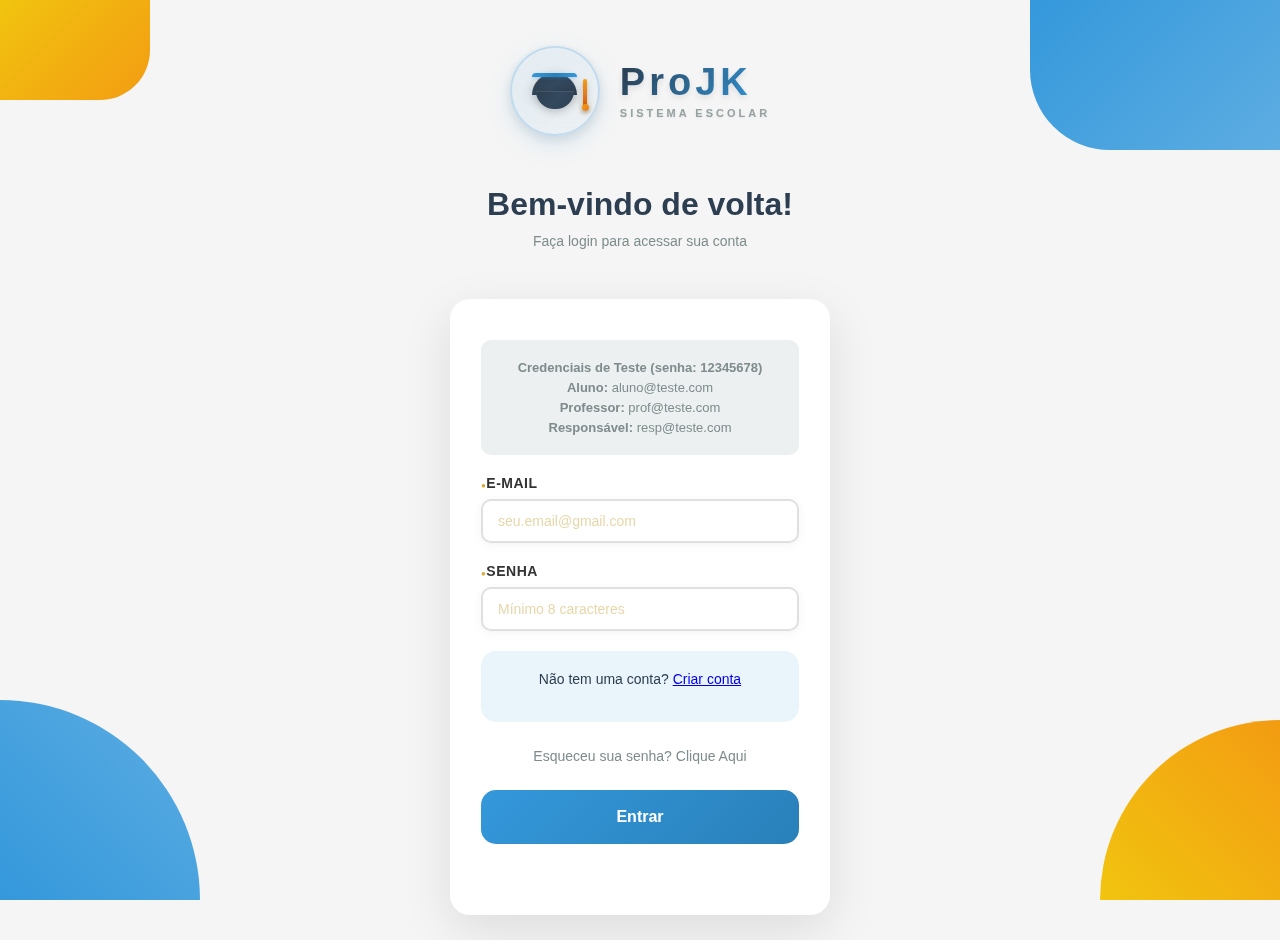
<file: index.html>
<!DOCTYPE html>
<html lang="pt-BR">
<head>
    <meta charset="UTF-8">
    <meta name="viewport" content="width=device-width, initial-scale=1.0">
    <title>Login - Sistema Escolar</title>
    <link rel="stylesheet" href="styles.css">
</head>
<body>
    <!-- Elementos Decorativos -->
    <div class="bg-shapes">
        <div class="shape shape-1"></div>
        <div class="shape shape-2"></div>
        <div class="shape shape-3"></div>
        <div class="shape shape-4"></div>
    </div>

    <div class="app-container">
        <!-- PÁGINA DE LOGIN -->
        <div class="page active" id="loginPage">
            <div class="login-page">
                <div class="login-container">
                    <div class="header">
                        <div class="login-logo">
                            <div class="logo-icon">
                                <div class="graduation-cap">
                                    <div class="cap-base"></div>
                                    <div class="cap-top"></div>
                                    <div class="tassel"></div>
                                </div>
                            </div>
                            <div class="logo-text">
                                <span class="logo-title">ProJK</span>
                                <span class="logo-subtitle">Sistema Escolar</span>
                            </div>
                        </div>
                        <h1 class="title">Bem-vindo de volta!</h1>
                        <p style="color: #7f8c8d; font-size: 14px; margin-top: 10px;">Faça login para acessar sua conta</p>
                    </div>

                    <div class="form-container">
                        <!-- Informações de Credenciais -->
                        <div class="credentials-info">
                            <p><b>Credenciais de Teste (senha: 12345678)</b></p>
                            <p><b>Aluno:</b> aluno@teste.com</p>
                            <p><b>Professor:</b> prof@teste.com</p>
                            <p><b>Responsável:</b> resp@teste.com</p>
                        </div>

                        <div class="form-group">
                            <label class="form-label">E-mail</label>
                            <div class="email-container">
                                <span class="email-icon">✉</span>
                                <input type="email" class="form-input email-input" id="loginEmail"
                                    placeholder="seu.email@gmail.com">
                            </div>
                        </div>

                        <div class="form-group">
                            <label class="form-label">Senha</label>
                            <div class="password-container">
                                <span class="password-icon">🔒</span>
                                <input type="password" class="form-input password-input" id="loginPassword"
                                    placeholder="Mínimo 8 caracteres">
                            </div>
                        </div>

                        <div class="register-section">
                            <div class="register-text">
                                Não tem uma conta? <a href="#" onclick="navigateToPage('cadastro-aluno.html')">Criar conta</a>
                            </div>
                        </div>

                        <div class="forgot-password">
                            <a href="#" onclick="navigateToPage('recuperar-senha.html')">Esqueceu sua senha? Clique Aqui</a>
                        </div>

                        <button class="login-button" onclick="doLogin()">Entrar</button>
                    </div>
                </div>
            </div>
        </div>
    </div>

    <script src="script.js"></script>
    <script>
        // Função de navegação para páginas separadas
        function navigateToPage(page) {
            window.location.href = page;
        }

        // Modificar função doLogin para redirecionar para dashboards
        function doLogin() {
            const email = document.getElementById('loginEmail').value;
            const password = document.getElementById('loginPassword').value;

            if (!email || !password) {
                showAlert('Por favor, preencha todos os campos!', 'error');
                return;
            }

            const user = users[email];
            if (!user || user.password !== password) {
                showAlert('E-mail ou senha incorretos!', 'error');
                return;
            }

            // Salvar dados do usuário no localStorage para compartilhar entre páginas
            const userWithEmail = { ...user, email: email };
            localStorage.setItem('currentUser', JSON.stringify(userWithEmail));
            localStorage.setItem('currentUserEmail', email);
            showAlert(`Bem-vindo, ${user.name}!`, 'success');

            // Redirecionar para dashboard correto
            setTimeout(() => {
                if (user.type === 'aluno') {
                    navigateToPage('dashboard-aluno.html');
                } else if (user.type === 'professor') {
                    navigateToPage('dashboard-professor.html');
                } else if (user.type === 'responsavel') {
                    navigateToPage('dashboard-responsavel.html');
                }
            }, 1500);
        }
    </script>
</body>
</html>
</file>
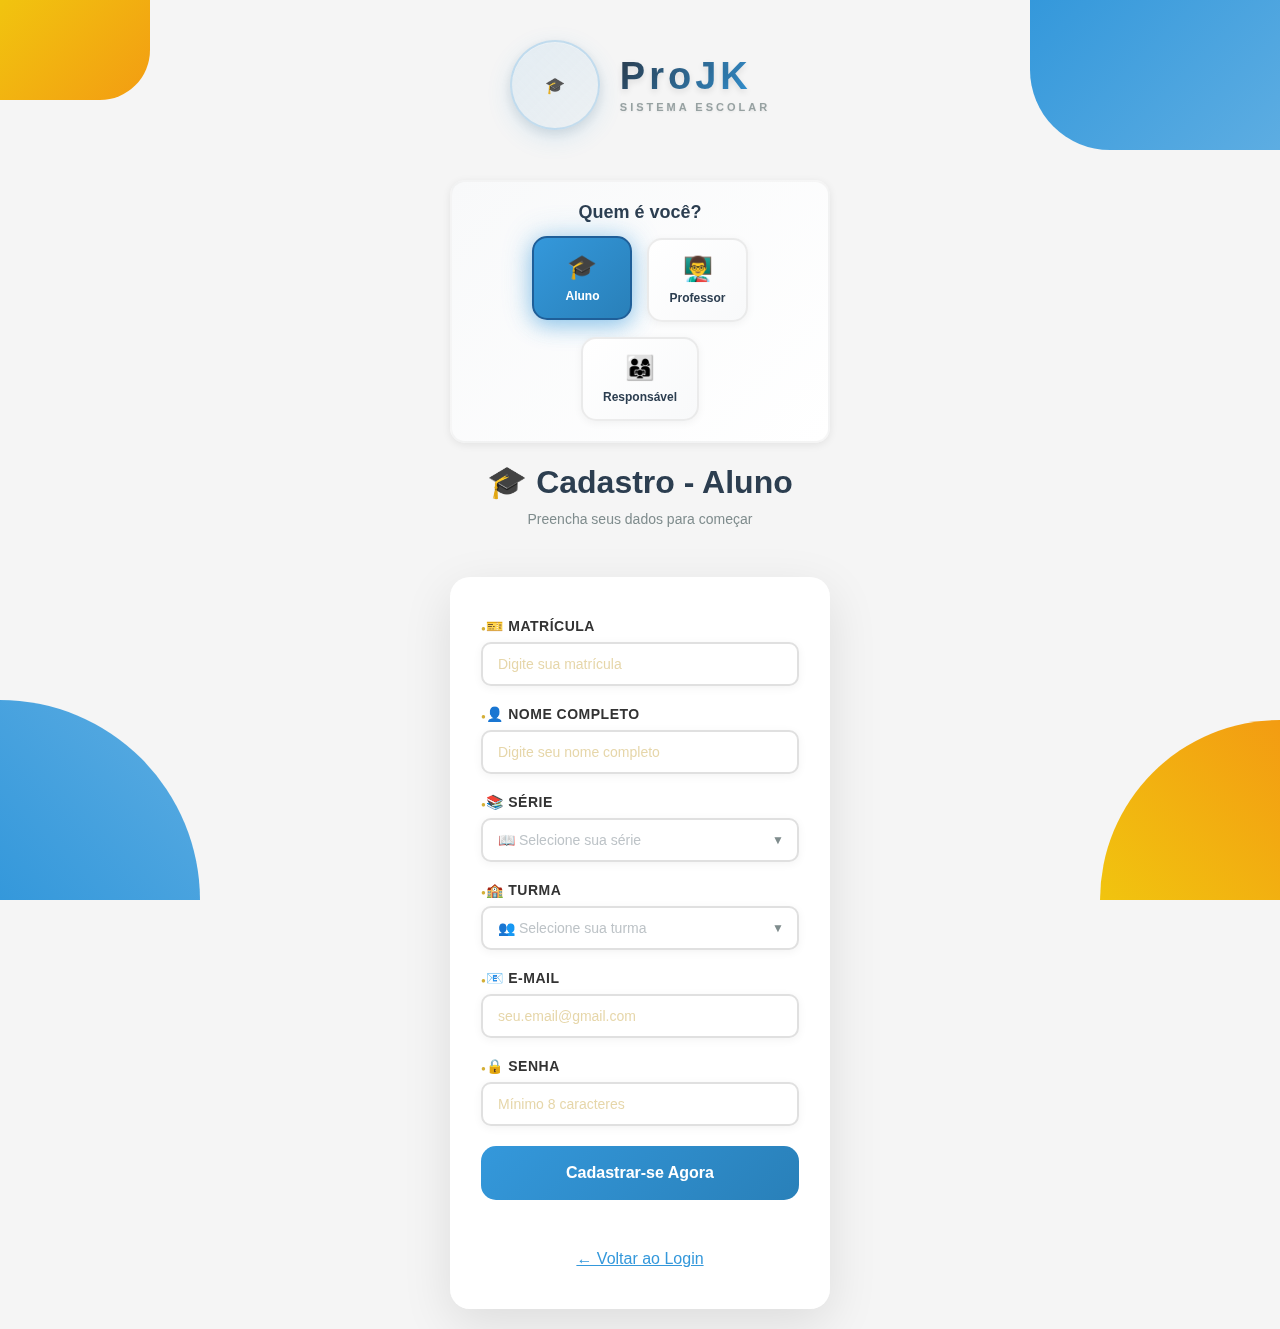
<file: cadastro-aluno.html>
<!DOCTYPE html>
<html lang="pt-BR">
<head>
    <meta charset="UTF-8">
    <meta name="viewport" content="width=device-width, initial-scale=1.0">
    <title>Cadastro Aluno - Sistema Escolar</title>
    <link rel="stylesheet" href="styles.css">
</head>
<body>
    <!-- Elementos Decorativos -->
    <div class="bg-shapes">
        <div class="shape shape-1"></div>
        <div class="shape shape-2"></div>
        <div class="shape shape-3"></div>
        <div class="shape shape-4"></div>
    </div>

    <div class="app-container">
        <!-- CADASTRO ALUNO -->
        <div class="page active" id="cadastroAlunoPage">
            <div class="login-page">
                <div class="login-container">
                    <div class="header">
                        <div class="login-logo">
                            <div class="logo-icon">🎓</div>
                            <div class="logo-text">
                                <span class="logo-title">ProJK</span>
                                <span class="logo-subtitle">Sistema Escolar</span>
                            </div>
                        </div>
                        
                        <!-- Seletor de Tipo de Usuário -->
                        <div class="user-type-selector">
                            <h3>Quem é você?</h3>
                            <div class="type-buttons">
                                <button class="type-btn active" onclick="navigateToPage('cadastro-aluno.html')">
                                    <span class="type-icon">🎓</span>
                                    <span class="type-label">Aluno</span>
                                </button>
                                <button class="type-btn" onclick="navigateToPage('cadastro-professor.html')">
                                    <span class="type-icon">👨‍🏫</span>
                                    <span class="type-label">Professor</span>
                                </button>
                                <button class="type-btn" onclick="navigateToPage('cadastro-responsavel.html')">
                                    <span class="type-icon">👨‍👩‍👧</span>
                                    <span class="type-label">Responsável</span>
                                </button>
                            </div>
                        </div>
                        
                        <h1 class="title">🎓 Cadastro - Aluno</h1>
                        <p style="color: #7f8c8d; font-size: 14px; margin-top: 10px;">Preencha seus dados para começar</p>
                    </div>

                    <div class="form-container">
                        <div class="form-group">
                            <label class="form-label">🎫 Matrícula</label>
                            <input type="text" class="form-input" id="alunoMatricula" placeholder="Digite sua matrícula">
                        </div>

                        <div class="form-group">
                            <label class="form-label">👤 Nome Completo</label>
                            <input type="text" class="form-input" id="alunoNome" placeholder="Digite seu nome completo">
                        </div>

                        <div class="form-group">
                            <label class="form-label">📚 Série</label>
                            <div class="select-container">
                                <select class="form-select" id="alunoSerie">
                                    <option value="">📖 Selecione sua série</option>
                                    <option value="1">1ª Série</option>
                                    <option value="2">2ª Série</option>
                                    <option value="3">3ª Série</option>
                                </select>
                                <span class="select-arrow">▼</span>
                            </div>
                        </div>

                        <div class="form-group">
                            <label class="form-label">🏫 Turma</label>
                            <div class="select-container">
                                <select class="form-select" id="alunoTurma">
                                    <option value="">👥 Selecione sua turma</option>
                                    <option value="A">Turma A</option>
                                    <option value="B">Turma B</option>
                                    <option value="C">Turma C</option>
                                </select>
                                <span class="select-arrow">▼</span>
                            </div>
                        </div>

                        <div class="form-group">
                            <label class="form-label">📧 E-mail</label>
                            <div class="email-container">
                                <span class="email-icon">✉</span>
                                <input type="email" class="form-input email-input" id="alunoEmail"
                                    placeholder="seu.email@gmail.com">
                            </div>
                        </div>

                        <div class="form-group">
                            <label class="form-label">🔒 Senha</label>
                            <div class="password-container">
                                <span class="password-icon">🔑</span>
                                <input type="password" class="form-input password-input" id="alunoSenha" placeholder="Mínimo 8 caracteres">
                            </div>
                        </div>

                        <button class="submit-button" onclick="cadastrarAluno()">Cadastrar-se Agora</button>

                        <p style="text-align: center; margin-top: 20px;">
                            <a href="#" onclick="navigateToPage('login.html')" style="color: #3498DB;">← Voltar ao Login</a>
                        </p>
                    </div>
                </div>
            </div>
        </div>
    </div>

    <script src="script.js"></script>
    <script>
        // Função de navegação para páginas separadas
        function navigateToPage(page) {
            window.location.href = page;
        }

        // Modificar função cadastrarAluno para redirecionar
        function cadastrarAluno() {
            const matricula = document.getElementById('alunoMatricula').value;
            const nome = document.getElementById('alunoNome').value;
            const serie = document.getElementById('alunoSerie').value;
            const turma = document.getElementById('alunoTurma').value;
            const email = document.getElementById('alunoEmail').value;
            const senha = document.getElementById('alunoSenha').value;

            if (!matricula || !nome || !serie || !turma || !email || !senha) {
                showAlert('Por favor, preencha todos os campos!', 'error');
                return;
            }

            if (senha.length < 8) {
                showAlert('A senha deve ter pelo menos 8 caracteres!', 'error');
                return;
            }

            if (users[email]) {
                showAlert('Este e-mail já está cadastrado!', 'error');
                return;
            }

            // Cadastrar novo usuário
            const newUser = {
                password: senha,
                type: 'aluno',
                name: nome,
                matricula: matricula,
                serie: serie,
                turma: turma
            };
            
            users[email] = newUser;
            
            // Salvar dados do usuário no localStorage para login automático
            localStorage.setItem('currentUser', JSON.stringify(newUser));

            showAlert('Cadastro realizado com sucesso! Redirecionando...', 'success');
            setTimeout(() => navigateToPage('dashboard-aluno.html'), 2000);
        }
    </script>
</body>
</html>
</file>
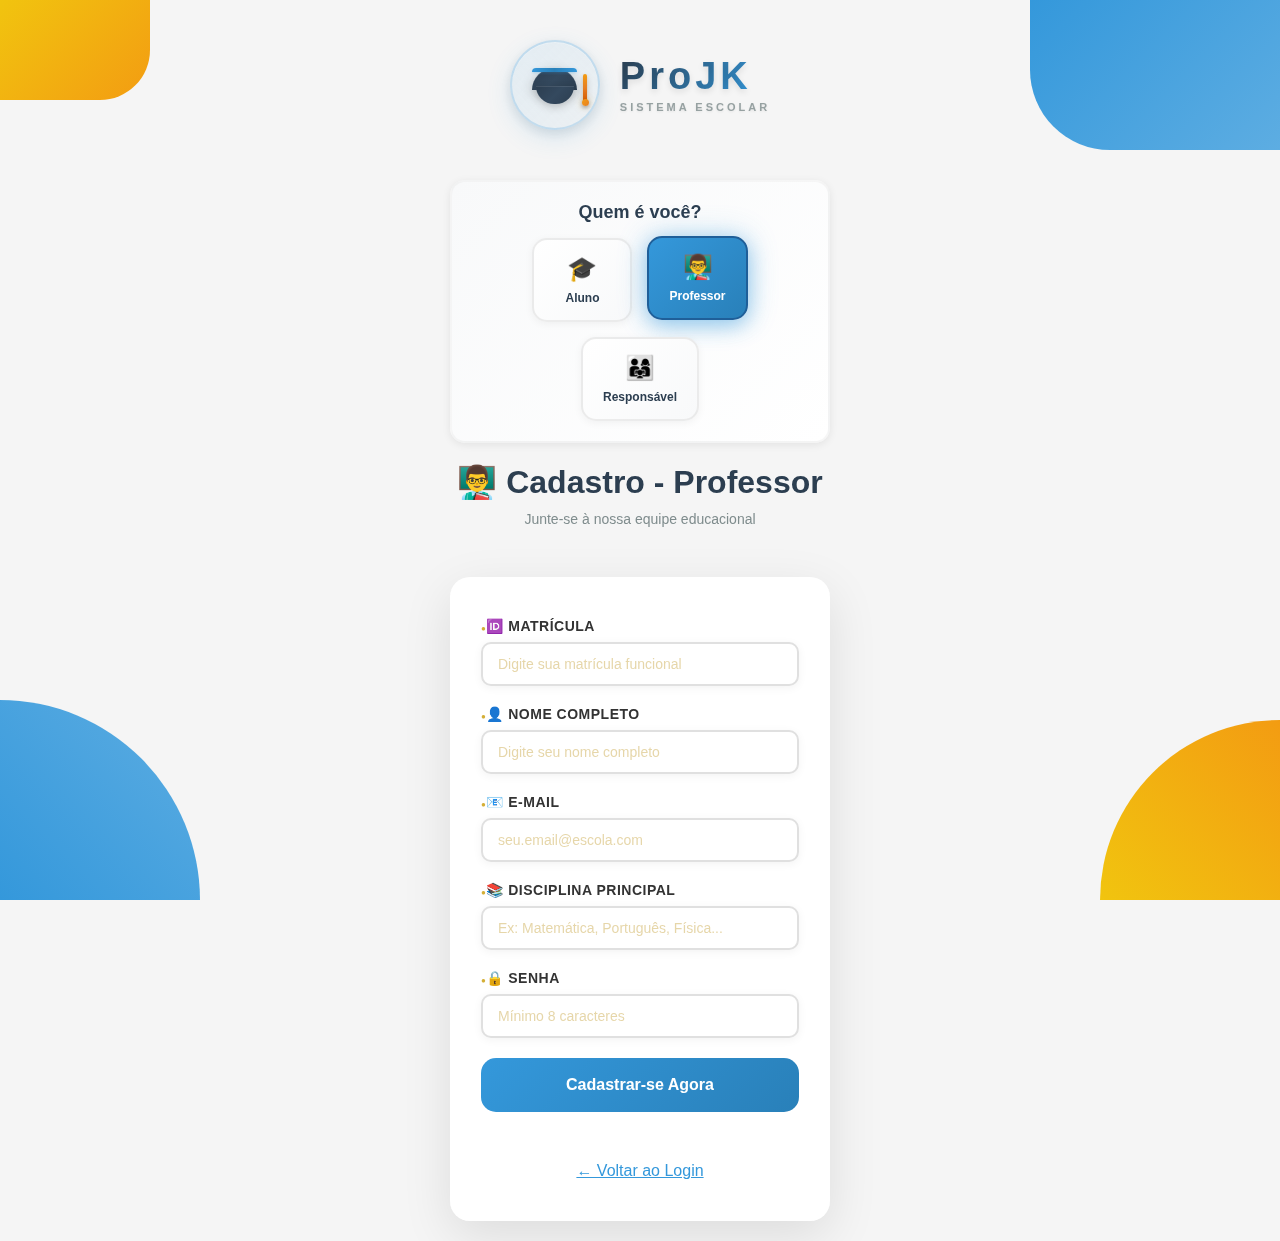
<file: cadastro-professor.html>
<!DOCTYPE html>
<html lang="pt-BR">
<head>
    <meta charset="UTF-8">
    <meta name="viewport" content="width=device-width, initial-scale=1.0">
    <title>Cadastro Professor - Sistema Escolar</title>
    <link rel="stylesheet" href="styles.css">
</head>
<body>
    <!-- Elementos Decorativos -->
    <div class="bg-shapes">
        <div class="shape shape-1"></div>
        <div class="shape shape-2"></div>
        <div class="shape shape-3"></div>
        <div class="shape shape-4"></div>
    </div>

    <div class="app-container">
        <!-- CADASTRO PROFESSOR -->
        <div class="page active" id="cadastroProfessorPage">
            <div class="login-page">
                <div class="login-container">
                    <div class="header">
                        <div class="login-logo">
                            <div class="logo-icon">
                                <div class="graduation-cap">
                                    <div class="cap-base"></div>
                                    <div class="cap-top"></div>
                                    <div class="tassel"></div>
                                </div>
                            </div>
                            <div class="logo-text">
                                <span class="logo-title">ProJK</span>
                                <span class="logo-subtitle">Sistema Escolar</span>
                            </div>
                        </div>
                        
                        <!-- Seletor de Tipo de Usuário -->
                        <div class="user-type-selector">
                            <h3>Quem é você?</h3>
                            <div class="type-buttons">
                                <button class="type-btn" onclick="navigateToPage('cadastro-aluno.html')">
                                    <span class="type-icon">🎓</span>
                                    <span class="type-label">Aluno</span>
                                </button>
                                <button class="type-btn active" onclick="navigateToPage('cadastro-professor.html')">
                                    <span class="type-icon">👨‍🏫</span>
                                    <span class="type-label">Professor</span>
                                </button>
                                <button class="type-btn" onclick="navigateToPage('cadastro-responsavel.html')">
                                    <span class="type-icon">👨‍👩‍👧</span>
                                    <span class="type-label">Responsável</span>
                                </button>
                            </div>
                        </div>
                        
                        <h1 class="title">👨‍🏫 Cadastro - Professor</h1>
                        <p style="color: #7f8c8d; font-size: 14px; margin-top: 10px;">Junte-se à nossa equipe educacional</p>
                    </div>

                    <div class="form-container">
                        <div class="form-group">
                            <label class="form-label">🆔 Matrícula</label>
                            <input type="text" class="form-input" id="professorMatricula" placeholder="Digite sua matrícula funcional">
                        </div>

                        <div class="form-group">
                            <label class="form-label">👤 Nome Completo</label>
                            <input type="text" class="form-input" id="professorNome" placeholder="Digite seu nome completo">
                        </div>

                        <div class="form-group">
                            <label class="form-label">📧 E-mail</label>
                            <div class="email-container">
                                <span class="email-icon">✉</span>
                                <input type="email" class="form-input email-input" id="professorEmail"
                                    placeholder="seu.email@escola.com">
                            </div>
                        </div>

                        <div class="form-group">
                            <label class="form-label">📚 Disciplina Principal</label>
                            <input type="text" class="form-input" id="professorDisciplina" placeholder="Ex: Matemática, Português, Física...">
                        </div>

                        <div class="form-group">
                            <label class="form-label">🔒 Senha</label>
                            <div class="password-container">
                                <span class="password-icon">🔑</span>
                                <input type="password" class="form-input password-input" id="professorSenha"
                                    placeholder="Mínimo 8 caracteres">
                            </div>
                        </div>

                        <button class="submit-button" onclick="cadastrarProfessor()">Cadastrar-se Agora</button>

                        <p style="text-align: center; margin-top: 20px;">
                            <a href="#" onclick="navigateToPage('login.html')" style="color: #3498DB;">← Voltar ao Login</a>
                        </p>
                    </div>
                </div>
            </div>
        </div>
    </div>

    <script src="script.js"></script>
    <script>
        // Função de navegação para páginas separadas
        function navigateToPage(page) {
            window.location.href = page;
        }

        // Modificar função cadastrarProfessor para redirecionar
        function cadastrarProfessor() {
            const matricula = document.getElementById('professorMatricula').value;
            const nome = document.getElementById('professorNome').value;
            const email = document.getElementById('professorEmail').value;
            const disciplina = document.getElementById('professorDisciplina').value;
            const senha = document.getElementById('professorSenha').value;

            if (!matricula || !nome || !email || !disciplina || !senha) {
                showAlert('Por favor, preencha todos os campos!', 'error');
                return;
            }

            if (senha.length < 8) {
                showAlert('A senha deve ter pelo menos 8 caracteres!', 'error');
                return;
            }

            if (users[email]) {
                showAlert('Este e-mail já está cadastrado!', 'error');
                return;
            }

            const newUser = {
                password: senha,
                type: 'professor',
                name: nome,
                matricula: matricula,
                disciplina: disciplina
            };
            
            users[email] = newUser;
            
            // Salvar dados do usuário no localStorage para login automático
            localStorage.setItem('currentUser', JSON.stringify(newUser));

            showAlert('Cadastro realizado com sucesso! Redirecionando...', 'success');
            setTimeout(() => navigateToPage('dashboard-professor.html'), 2000);
        }
    </script>
</body>
</html>
</file>
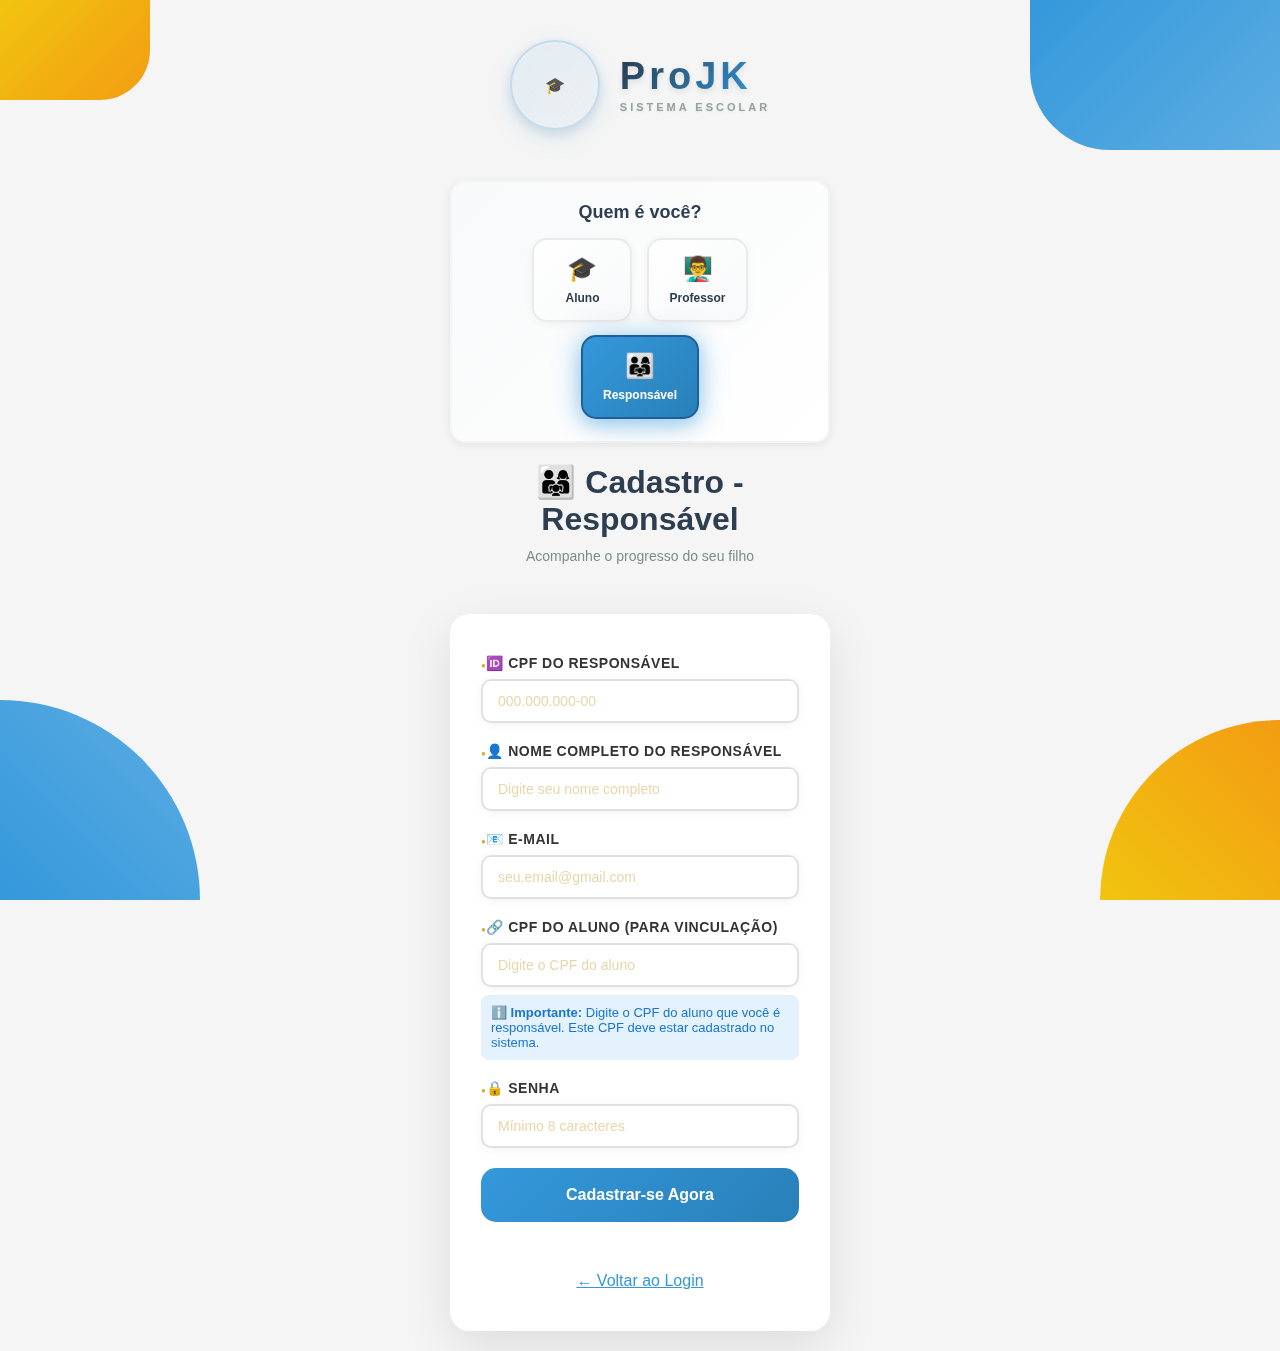
<file: cadastro-responsavel.html>
<!DOCTYPE html>
<html lang="pt-BR">
<head>
    <meta charset="UTF-8">
    <meta name="viewport" content="width=device-width, initial-scale=1.0">
    <title>Cadastro Responsável - Sistema Escolar</title>
    <link rel="stylesheet" href="styles.css">
</head>
<body>
    <!-- Elementos Decorativos -->
    <div class="bg-shapes">
        <div class="shape shape-1"></div>
        <div class="shape shape-2"></div>
        <div class="shape shape-3"></div>
        <div class="shape shape-4"></div>
    </div>

    <div class="app-container">
        <!-- CADASTRO RESPONSÁVEL -->
        <div class="page active" id="cadastroResponsavelPage">
            <div class="login-page">
                <div class="login-container">
                    <div class="header">
                        <div class="login-logo">
                            <div class="logo-icon">🎓</div>
                            <div class="logo-text">
                                <span class="logo-title">ProJK</span>
                                <span class="logo-subtitle">Sistema Escolar</span>
                            </div>
                        </div>
                        
                        <!-- Seletor de Tipo de Usuário -->
                        <div class="user-type-selector">
                            <h3>Quem é você?</h3>
                            <div class="type-buttons">
                                <button class="type-btn" onclick="navigateToPage('cadastro-aluno.html')">
                                    <span class="type-icon">🎓</span>
                                    <span class="type-label">Aluno</span>
                                </button>
                                <button class="type-btn" onclick="navigateToPage('cadastro-professor.html')">
                                    <span class="type-icon">👨‍🏫</span>
                                    <span class="type-label">Professor</span>
                                </button>
                                <button class="type-btn active" onclick="navigateToPage('cadastro-responsavel.html')">
                                    <span class="type-icon">👨‍👩‍👧</span>
                                    <span class="type-label">Responsável</span>
                                </button>
                            </div>
                        </div>
                        
                        <h1 class="title">👨‍👩‍👧 Cadastro - Responsável</h1>
                        <p style="color: #7f8c8d; font-size: 14px; margin-top: 10px;">Acompanhe o progresso do seu filho</p>
                    </div>

                    <div class="form-container">
                        <div class="form-group">
                            <label class="form-label">🆔 CPF do Responsável</label>
                            <input type="text" class="form-input" id="responsavelCpf" placeholder="000.000.000-00"
                                maxlength="14">
                        </div>

                        <div class="form-group">
                            <label class="form-label">👤 Nome Completo do Responsável</label>
                            <input type="text" class="form-input" id="responsavelNome" placeholder="Digite seu nome completo">
                        </div>

                        <div class="form-group">
                            <label class="form-label">📧 E-mail</label>
                            <div class="email-container">
                                <span class="email-icon">✉</span>
                                <input type="email" class="form-input email-input" id="responsavelEmail"
                                    placeholder="seu.email@gmail.com">
                            </div>
                        </div>

                        <div class="form-group">
                            <label class="form-label">🔗 CPF do Aluno (para vinculação)</label>
                            <input type="text" class="form-input" id="responsavelCpfAluno"
                                placeholder="Digite o CPF do aluno" maxlength="14">
                            <div style="margin-top: 8px; padding: 10px; background: #e3f2fd; border-radius: 8px; font-size: 13px; color: #1976D2;">
                                <strong>ℹ️ Importante:</strong> Digite o CPF do aluno que você é responsável. Este CPF deve estar cadastrado no sistema.
                            </div>
                        </div>

                        <div class="form-group">
                            <label class="form-label">🔒 Senha</label>
                            <div class="password-container">
                                <span class="password-icon">🔑</span>
                                <input type="password" class="form-input password-input" id="responsavelSenha"
                                    placeholder="Mínimo 8 caracteres">
                            </div>
                        </div>

                        <button class="submit-button" onclick="cadastrarResponsavel()">Cadastrar-se Agora</button>

                        <p style="text-align: center; margin-top: 20px;">
                            <a href="#" onclick="navigateToPage('login.html')" style="color: #3498DB;">← Voltar ao Login</a>
                        </p>
                    </div>
                </div>
            </div>
        </div>
    </div>

    <script src="script.js"></script>
    <script>
        // Função de navegação para páginas separadas
        function navigateToPage(page) {
            window.location.href = page;
        }

        // Modificar função cadastrarResponsavel para redirecionar
        function cadastrarResponsavel() {
            const cpf = document.getElementById('responsavelCpf').value;
            const nome = document.getElementById('responsavelNome').value;
            const email = document.getElementById('responsavelEmail').value;
            const matriculaEstudante = document.getElementById('responsavelMatriculaEstudante').value;
            const senha = document.getElementById('responsavelSenha').value;

            if (!cpf || !nome || !email || !matriculaEstudante || !senha) {
                showAlert('Por favor, preencha todos os campos!', 'error');
                return;
            }

            if (senha.length < 8) {
                showAlert('A senha deve ter pelo menos 8 caracteres!', 'error');
                return;
            }

            if (users[email]) {
                showAlert('Este e-mail já está cadastrado!', 'error');
                return;
            }

            const newUser = {
                password: senha,
                type: 'responsavel',
                name: nome,
                cpf: cpf,
                estudante: `Estudante - ${matriculaEstudante}`
            };
            
            users[email] = newUser;
            
            // Salvar dados do usuário no localStorage para login automático
            localStorage.setItem('currentUser', JSON.stringify(newUser));

            showAlert('Cadastro realizado com sucesso! Redirecionando...', 'success');
            setTimeout(() => navigateToPage('dashboard-responsavel.html'), 2000);
        }
    </script>
</body>
</html>
</file>
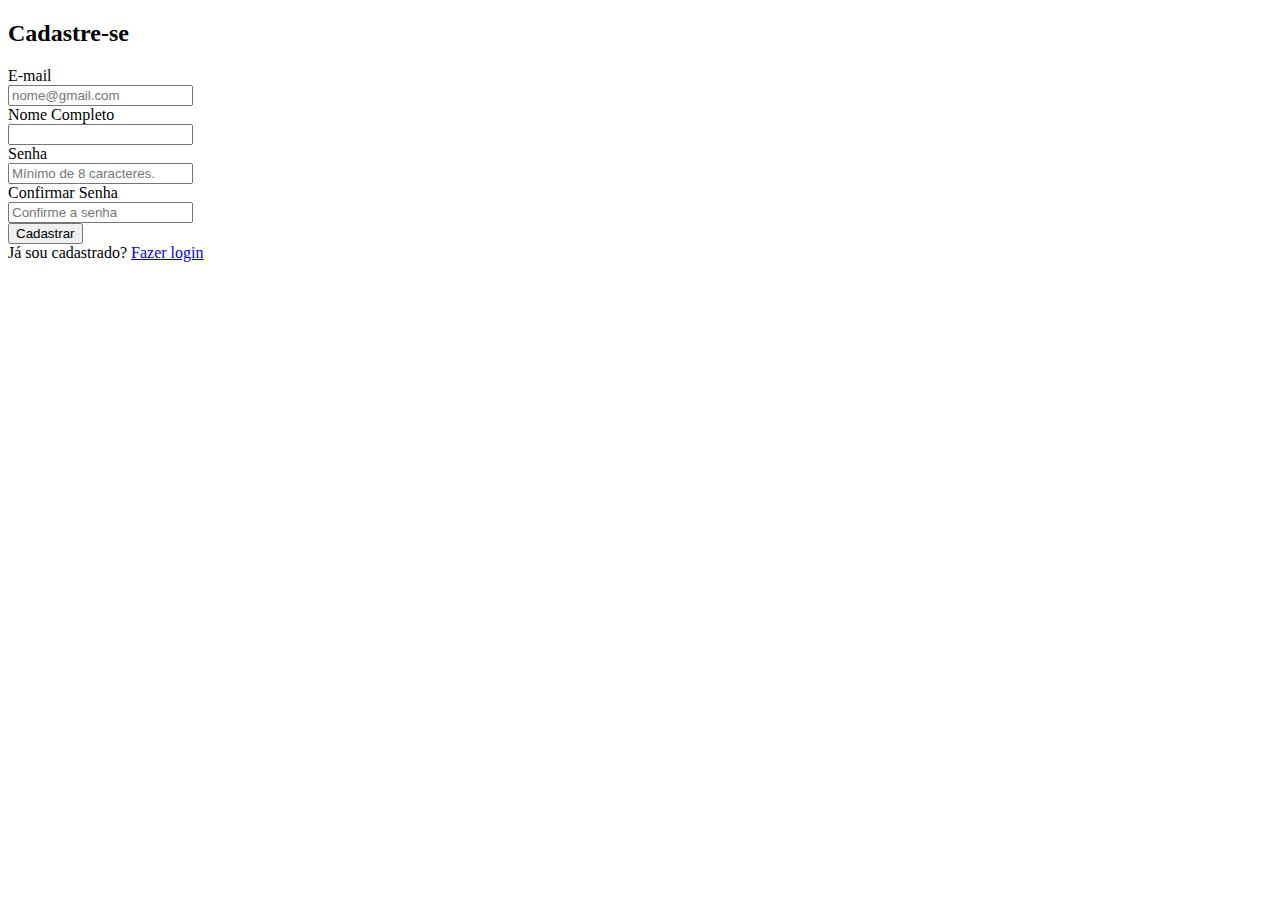
<file: Cadastro.html>
<!DOCTYPE html>
<html lang="en">

<head>
    <meta charset="UTF-8">
    <meta name="viewport" content="width=device-width, initial-scale=1.0">
    <title>Cadastro</title>
</head>

<body>
    <form id="cadastroForm" action="processa_cadastro.php" method="POST">
        <h2>Cadastre-se </h2>
      
        <label for="email">E-mail</label><br>
        <input type="email" id="email" name="email" placeholder="nome@gmail.com" required><br>
        
        <label for="nome">Nome Completo</label><br>
        <input type="text" id="nome" name="nome" required><br>
      
        <label for="senha">Senha</label><br>
        <input type="password" id="senha" name="senha" placeholder="Mínimo de 8 caracteres." required><br>
      
        <label for="confirmar_senha">Confirmar Senha</label><br>
        <input type="password" id="confirmar_senha" name="confirmar_senha" placeholder="Confirme a senha" required><br>
      
        <input type="submit" value="Cadastrar"><br>

        <lr>Já sou cadastrado? <a href="index.html">Fazer login</a></lr>
      </form>
      
      <script>
        document.getElementById('cadastroForm').addEventListener('submit', function(event) {
          const senha = document.getElementById('senha').value;
          const confirmarSenha = document.getElementById('confirmar_senha').value;
      
          if (senha.length < 8) {
            alert('A senha deve ter pelo menos 8 caracteres.');
            event.preventDefault();
            return;
          }
      
          if (senha !== confirmarSenha) {
            alert('As senhas são diferrentes.');
            event.preventDefault();
            return;
          }
        });
      </script>
      

</body>

</html>
</file>
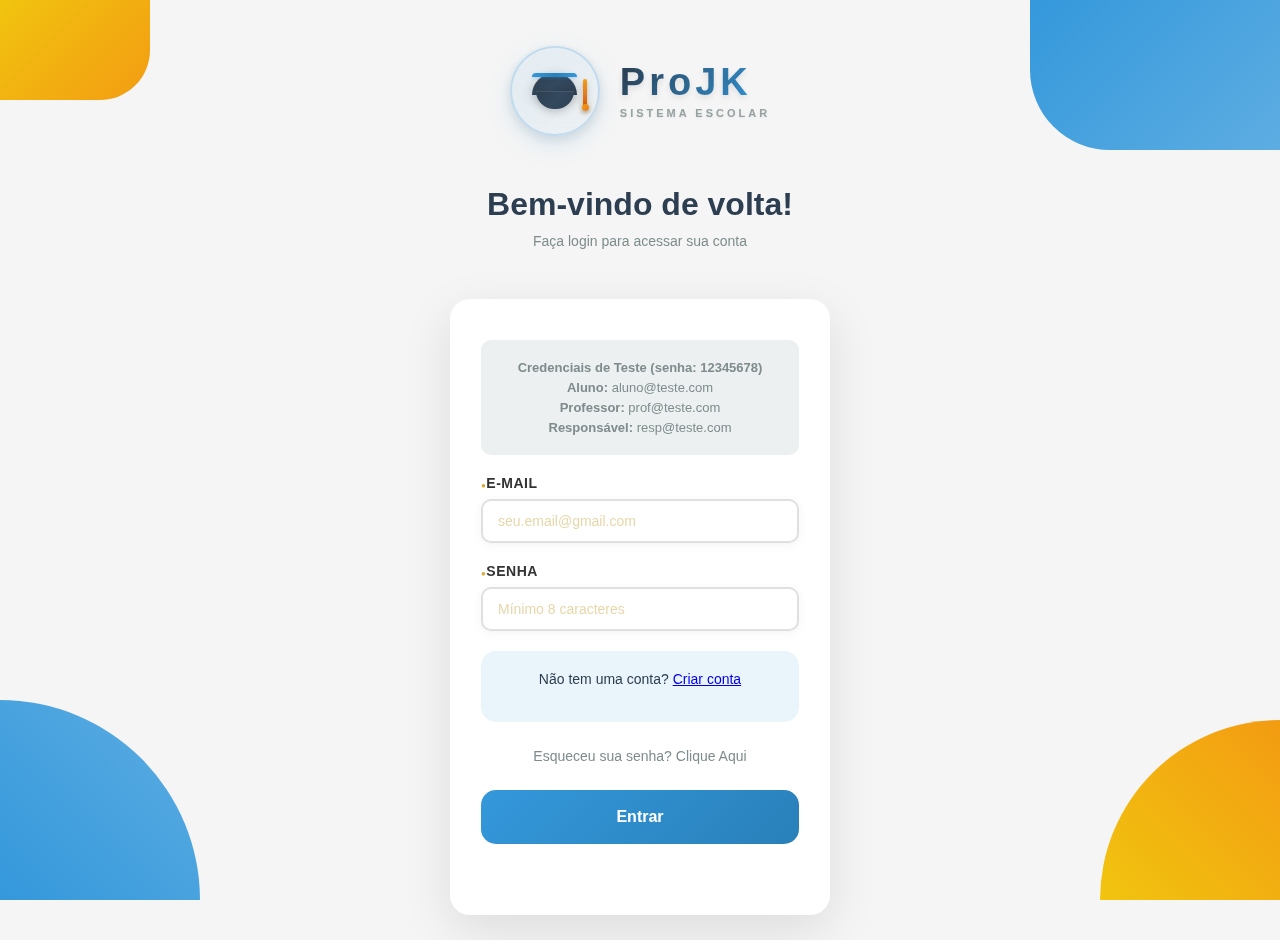
<file: dashboard-aluno.html>
<!DOCTYPE html>
<html lang="pt-BR">
<head>
    <meta charset="UTF-8">
    <meta name="viewport" content="width=device-width, initial-scale=1.0">
    <title>Dashboard Aluno - Sistema Escolar</title>
    <link rel="stylesheet" href="styles.css">
</head>
<body>
    <!-- Menu de Acessibilidade -->
    <div class="accessibility-menu">
        <button class="accessibility-toggle">
            ♿ Acessibilidade
        </button>
        <div class="accessibility-options" id="accessibilityOptions">
            <a href="#" onclick="toggleAccessibility('daltonismo')">Modo Daltônico</a>
            <a href="#" onclick="toggleAccessibility('preto-e-branco')">Preto e Branco</a>
            <a href="#" onclick="toggleAccessibility('nenhum')">Restaurar Padrão</a>
        </div>
    </div>

    <!-- Legendas de Acessibilidade -->
    <button class="legend-toggle" onclick="toggleLegend()">Ver Legenda (Daltonismo)</button>
    <div class="daltonismo-legend" id="daltonismoLegend">
        <button class="legend-close-btn" onclick="toggleLegend()" aria-label="Fechar legenda">×</button>
        <div class="legend-item">
            <div class="legend-symbol" style="background: #0066cc;">★</div>
            <span class="legend-text">Excelente</span>
        </div>
        <div class="legend-item">
            <div class="legend-symbol" style="background: #666666;">●</div>
            <span class="legend-text">Bom</span>
        </div>
        <div class="legend-item">
            <div class="legend-symbol" style="background: #cc6600;">▲</div>
            <span class="legend-text">Regular / Atenção</span>
        </div>
        <div class="legend-item">
            <div class="legend-symbol" style="background: #000000;">✖</div>
            <span class="legend-text">Insatisfatório</span>
        </div>
    </div>

    <button class="pb-legend-toggle" onclick="togglePbLegend()">Ver Legenda (P&B)</button>
    <div class="pb-legend" id="pbLegend">
        <button class="legend-close-btn" onclick="togglePbLegend()" aria-label="Fechar legenda">×</button>
        <div class="legend-item">
            <div class="legend-symbol" style="background: #666;">■</div>
            <span class="legend-text">Excelente</span>
        </div>
        <div class="legend-item">
            <div class="legend-symbol" style="background: #666;">●</div>
            <span class="legend-text">Bom</span>
        </div>
        <div class="legend-item">
            <div class="legend-symbol" style="background: #666;">▲</div>
            <span class="legend-text">Regular / Atenção</span>
        </div>
        <div class="legend-item">
            <div class="legend-symbol" style="background: #666;">✖</div>
            <span class="legend-text">Insatisfatório</span>
        </div>
    </div>

    <!-- Elementos Decorativos -->
    <div class="bg-shapes">
        <div class="shape shape-1"></div>
        <div class="shape shape-2"></div>
        <div class="shape shape-3"></div>
        <div class="shape shape-4"></div>
    </div>

    <div class="app-container">
        <!-- DASHBOARD ALUNO -->
        <div class="page active" id="dashboardAlunoPage">
            <div class="main-layout">
                <nav class="sidebar">
                    <div class="menu-item active" onclick="showAlunoSection('notas')">
                        <div class="menu-icon">📊</div>
                        <span>Meu Boletim</span>
                    </div>

                    <div class="menu-item" onclick="showAlunoSection('conquistas')">
                        <div class="menu-icon">🏆</div>
                        <span>Conquistas</span>
                    </div>

                    <div class="menu-item" onclick="showAlunoSection('calendario')">
                        <div class="menu-icon">📅</div>
                        <span>Calendário</span>
                    </div>

                    <div class="menu-item" onclick="showAlunoSection('perfil')">
                        <div class="menu-icon">👤</div>
                        <span>Meu Perfil</span>
                    </div>

                    <div class="menu-item" onclick="logout()">
                        <div class="menu-icon">🚪</div>
                        <span>Sair</span>
                    </div>
                </nav>

                <main class="main-content">
                    <div id="alunoNotasSection">
                        <div class="boletim-container">
                            <div class="bd-header">
                                <div class="bd-perfil">
                                    <div class="avatar-container">
                                        <img src="https://via.placeholder.com/80x80" alt="Foto do aluno" class="bd-avatar-oval" width="80" height="80">
                                        <div class="avatar-badge">🎓</div>
                                    </div>
                                    <div class="bd-perfil-info">
                                        <strong class="bd-perfil-nome" id="alunoPerfilNome">João da Silva</strong>
                                        <div class="bd-perfil-meta" id="alunoPerfilInfo">Matrícula: 2025001 • Turma: 3ºA</div>
                                        <div class="performance-indicator">
                                            <span class="performance-text">📈 Desempenho:</span>
                                            <span class="performance-value">Bom</span>
                                        </div>
                                    </div>
                                </div>
                                <div class="header-badges">
                                    <div class="bd-projk">ProJK</div>
                                    <div class="student-level">⭐ Estudante Ativo</div>
                                </div>
                            </div>

                            <div class="bd-toolbar" role="region" aria-label="Opções de acessibilidade">
                                <button type="button" class="bd-btn" data-action="font-dec" aria-label="Diminuir texto">A−</button>
                                <button type="button" class="bd-btn" data-action="font-inc" aria-label="Aumentar texto">A+</button>
                                <button type="button" class="bd-btn" data-action="contrast" aria-label="Alto contraste">◐</button>
                                <button type="button" class="bd-btn" data-action="dyslexia" aria-label="Fonte para dislexia">𝑓</button>
                                <button type="button" class="bd-btn" data-action="reduce-motion" aria-label="Reduzir animações">◎</button>
                                <button type="button" class="bd-btn" data-action="print" aria-label="Exportar PDF">🖨</button>
                            </div>
                            
                            <h3 class="boletim-title">📋 Boletim</h3>
                            
                            <!-- Navegação entre Simulados -->
                            <div class="simulado-navigation">
                                <div class="nav-header">
                                    <h4>📚 Navegar por Simulados</h4>
                                    <p>Escolha um simulado para visualizar suas notas</p>
                                </div>
                                <div class="nav-buttons">
                                    <button class="nav-btn active" onclick="navegarSimulado(1)" data-simulado="1">
                                        <span class="nav-icon">📝</span>
                                        <span class="nav-label">Simulado 1</span>
                                    </button>
                                    <button class="nav-btn" onclick="navegarSimulado(2)" data-simulado="2">
                                        <span class="nav-icon">📝</span>
                                        <span class="nav-label">Simulado 2</span>
                                    </button>
                                    <button class="nav-btn" onclick="navegarSimulado(3)" data-simulado="3">
                                        <span class="nav-icon">📝</span>
                                        <span class="nav-label">Simulado 3</span>
                                    </button>
                                    <button class="nav-btn" onclick="navegarSimulado(4)" data-simulado="4">
                                        <span class="nav-icon">📝</span>
                                        <span class="nav-label">Simulado 4</span>
                                    </button>
                                </div>
                            </div>

                            <div class="tab-headers">
                                <div class="tab-header"><strong>📚 Disciplina</strong></div>
                                <div class="tab-header active" data-col="1">📝 Simulado 1</div>
                                <div class="tab-header" data-col="2">📝 Simulado 2</div>
                                <div class="tab-header" data-col="3">📝 Simulado 3</div>
                                <div class="tab-header" data-col="4">📝 Simulado 4</div>
                            </div>

                            <table class="grades-table">
                                <tr>
                                    <td class="subject-cell">Português</td>
                                    <td class="grade-cell grade-bom destaque-col-1">Bom</td>
                                    <td class="grade-cell grade-insatisfatorio">Insatisfatório</td>
                                    <td class="grade-cell grade-regular">Regular</td>
                                    <td class="grade-cell grade-excelente">Excelente</td>
                                </tr>
                                <tr>
                                    <td class="subject-cell">Matemática</td>
                                    <td class="grade-cell grade-bom destaque-col-1">Bom</td>
                                    <td class="grade-cell grade-regular">Regular</td>
                                    <td class="grade-cell grade-excelente">Excelente</td>
                                    <td class="grade-cell grade-bom">Bom</td>
                                </tr>
                                <tr>
                                    <td class="subject-cell">Ciências</td>
                                    <td class="grade-cell grade-excelente destaque-col-1">Excelente</td>
                                    <td class="grade-cell grade-bom">Bom</td>
                                    <td class="grade-cell grade-insatisfatorio">Insatisfatório</td>
                                    <td class="grade-cell grade-regular">Regular</td>
                                </tr>
                            </table>

                            <div class="status-section">
                                <h2 class="status-title">📊 Status</h2>
                                <div class="status-indicators">
                                    <div class="status-indicator status-muito-bem">🌟 Está muito bem</div>
                                    <div class="status-indicator status-bem">✅ Está bem</div>
                                    <div class="status-indicator status-atencao">⚠️ Requer atenção</div>
                                    <div class="status-indicator status-mal">❌ Está mal</div>
                                </div>
                            </div>
                        </div>
                    </div>

                    <!-- SEÇÃO CONQUISTAS -->
                    <div id="alunoConquistasSection" style="display: none;">
                        <div class="boletim-container">
                            <div class="bd-header">
                                <div class="bd-perfil">
                                    <div class="avatar-container">
                                        <img src="https://via.placeholder.com/80x80" alt="Foto do aluno" class="bd-avatar-oval" width="80" height="80">
                                        <div class="avatar-badge">🏆</div>
                                    </div>
                                    <div class="bd-perfil-info">
                                        <strong class="bd-perfil-nome" id="alunoConquistasNome">João da Silva</strong>
                                        <div class="bd-perfil-meta">Minhas Conquistas e Conquistas</div>
                                    </div>
                                </div>
                                <div class="header-badges">
                                    <div class="bd-projk">ProJK</div>
                                </div>
                            </div>

                            <div class="conquistas-grid">
                                <div class="conquista-card earned">
                                    <div class="conquista-icon">🥇</div>
                                    <h3>Primeira Excelente</h3>
                                    <p>Conseguiu sua primeira nota excelente!</p>
                                    <div class="conquista-date">15/10/2024</div>
                                </div>
                                
                                <div class="conquista-card earned">
                                    <div class="conquista-icon">📚</div>
                                    <h3>Estudante Dedicado</h3>
                                    <p>Participou de todas as aulas por 30 dias</p>
                                    <div class="conquista-date">10/10/2024</div>
                                </div>
                                
                                <div class="conquista-card earned">
                                    <div class="conquista-icon">🎯</div>
                                    <h3>Meta Alcançada</h3>
                                    <p>Alcançou a meta de 80% de frequência</p>
                                    <div class="conquista-date">05/10/2024</div>
                                </div>
                                
                                <div class="conquista-card locked">
                                    <div class="conquista-icon">🌟</div>
                                    <h3>Estrela Dourada</h3>
                                    <p>Conquiste 10 notas excelentes</p>
                                    <div class="conquista-progress">3/10</div>
                                </div>
                                
                                <div class="conquista-card locked">
                                    <div class="conquista-icon">🔥</div>
                                    <h3>Sequência de Fogo</h3>
                                    <p>Mantenha boas notas por 5 simulados</p>
                                    <div class="conquista-progress">2/5</div>
                                </div>
                                
                                <div class="conquista-card locked">
                                    <div class="conquista-icon">💎</div>
                                    <h3>Diamante</h3>
                                    <p>Alcance 100% de frequência em um mês</p>
                                    <div class="conquista-progress">85%</div>
                                </div>
                            </div>
                        </div>
                    </div>

                    <!-- SEÇÃO CALENDÁRIO -->
                    <div id="alunoCalendarioSection" style="display: none;">
                        <div class="boletim-container">
                            <div class="bd-header">
                                <div class="bd-perfil">
                                    <div class="avatar-container">
                                        <img src="https://via.placeholder.com/80x80" alt="Foto do aluno" class="bd-avatar-oval" width="80" height="80">
                                        <div class="avatar-badge">📅</div>
                                    </div>
                                    <div class="bd-perfil-info">
                                        <strong class="bd-perfil-nome" id="alunoCalendarioNome">João da Silva</strong>
                                        <div class="bd-perfil-meta">Meu Calendário Escolar</div>
                                    </div>
                                </div>
                                <div class="header-badges">
                                    <div class="bd-projk">ProJK</div>
                                </div>
                            </div>

                            <div class="calendar-container">
                                <div class="calendar-events">
                                    <h3>📅 Próximos Eventos</h3>
                                    <div class="event-list">
                                        <div class="event-item upcoming">
                                            <div class="event-date">
                                                <span class="day">25</span>
                                                <span class="month">NOV</span>
                                            </div>
                                            <div class="event-info">
                                                <h4>Simulado de Matemática</h4>
                                                <p>📝 Avaliação bimestral</p>
                                                <span class="event-time">08:00 - 10:00</span>
                                            </div>
                                        </div>
                                        
                                        <div class="event-item upcoming">
                                            <div class="event-date">
                                                <span class="day">28</span>
                                                <span class="month">NOV</span>
                                            </div>
                                            <div class="event-info">
                                                <h4>Simulado de Português</h4>
                                                <p>📝 Avaliação bimestral</p>
                                                <span class="event-time">08:00 - 10:00</span>
                                            </div>
                                        </div>
                                        
                                        <div class="event-item completed">
                                            <div class="event-date">
                                                <span class="day">20</span>
                                                <span class="month">NOV</span>
                                            </div>
                                            <div class="event-info">
                                                <h4>Simulado de Ciências</h4>
                                                <p>✅ Concluído</p>
                                                <span class="event-result">Resultado: Bom</span>
                                            </div>
                                        </div>
                                    </div>
                                </div>
                                
                                <div class="calendar-stats">
                                    <h3>📊 Estatísticas do Mês</h3>
                                    <div class="stats-grid">
                                        <div class="stat-item">
                                            <div class="stat-icon">📚</div>
                                            <div class="stat-value">15</div>
                                            <div class="stat-label">Aulas</div>
                                        </div>
                                        <div class="stat-item">
                                            <div class="stat-icon">✅</div>
                                            <div class="stat-value">14</div>
                                            <div class="stat-label">Presentes</div>
                                        </div>
                                        <div class="stat-item">
                                            <div class="stat-icon">📝</div>
                                            <div class="stat-value">3</div>
                                            <div class="stat-label">Simulados</div>
                                        </div>
                                        <div class="stat-item">
                                            <div class="stat-icon">🎯</div>
                                            <div class="stat-value">93%</div>
                                            <div class="stat-label">Frequência</div>
                                        </div>
                                    </div>
                                </div>
                            </div>
                        </div>
                    </div>

                    <div id="alunoPerfilSection" style="display: none;">
                        <div class="photo-section">
                            <div class="user-photo" onclick="changePhoto()">👤</div>
                            <h2 class="user-name" id="alunoPerfilNome">João da Silva</h2>
                            <div class="discipline-badge">Aluno - 3ª Série A</div>
                        </div>
                        
                        <div style="text-align: center; margin-top: 30px; display: flex; gap: 15px; justify-content: center;">
                            <button class="btn btn-edit" onclick="editAlunoProfile()">
                                <span style="font-size: 18px; margin-right: 8px;">✏️</span>
                                Editar Perfil
                            </button>
                            <button class="btn btn-save" onclick="saveAlunoProfile()">
                                <span style="font-size: 18px; margin-right: 8px;">💾</span>
                                Salvar
                            </button>
                        </div>
                    </div>
                </main>
            </div>
        </div>

        <div class="corner-decoration bottom-left"></div>
        <div class="corner-decoration bottom-right"></div>
    </div>

    <script src="script.js"></script>
    <script>
        // Função de navegação para páginas separadas
        function navigateToPage(page) {
            window.location.href = page;
        }

        // Função para mostrar seções do aluno
        function showAlunoSection(section) {
            // Esconder todas as seções
            document.querySelectorAll('[id$="Section"]').forEach(sec => {
                sec.style.display = 'none';
            });
            
            // Remover classe active de todos os itens do menu
            document.querySelectorAll('.menu-item').forEach(item => {
                item.classList.remove('active');
            });
            
            // Mostrar seção selecionada
            const targetSection = document.getElementById(`aluno${section.charAt(0).toUpperCase() + section.slice(1)}Section`);
            if (targetSection) {
                targetSection.style.display = 'block';
            }
            
            // Adicionar classe active ao item do menu
            event.target.closest('.menu-item').classList.add('active');
        }

        // Modificar função logout para redirecionar
        function logout() {
            localStorage.removeItem('currentUser');
            showAlert('Logout realizado com sucesso!', 'success');
            setTimeout(() => navigateToPage('login.html'), 1500);
        }

        // Variável para controlar o modo de acessibilidade atual
        let currentAccessibilityMode = 'nenhum';

        // Função para alternar acessibilidade
        function toggleAccessibility(mode) {
            const body = document.body;
            const daltonismoLegend = document.getElementById('daltonismoLegend');
            const pbLegend = document.getElementById('pbLegend');
            
            // Remover modos anteriores
            body.classList.remove('daltonismo-mode', 'preto-e-branco-mode');
            daltonismoLegend.classList.remove('show');
            pbLegend.classList.remove('show');
            
            currentAccessibilityMode = mode;
            
            if (mode === 'daltonismo') {
                body.classList.add('daltonismo-mode');
                daltonismoLegend.classList.add('show');
                showAlert('Modo Daltônico ativado! Legenda exibida.', 'success');
            } else if (mode === 'preto-e-branco') {
                body.classList.add('preto-e-branco-mode');
                pbLegend.classList.add('show');
                showAlert('Modo Preto e Branco ativado! Legenda exibida.', 'success');
            } else {
                showAlert('Modo de visualização padrão restaurado.', 'success');
            }
            
            // Fechar menu de acessibilidade após seleção
            document.getElementById('accessibilityOptions').classList.remove('show');
        }
        
        // Função para alternar legenda de daltonismo
        function toggleLegend() {
            const legend = document.getElementById('daltonismoLegend');
            legend.classList.toggle('show');
        }
        
        // Função para alternar legenda P&B
        function togglePbLegend() {
            const legend = document.getElementById('pbLegend');
            legend.classList.toggle('show');
        }
        
        // Fechar legendas ao clicar no overlay (pseudo-elemento)
        document.addEventListener('click', function(e) {
            const daltonismoLegend = document.getElementById('daltonismoLegend');
            const pbLegend = document.getElementById('pbLegend');
            const legendToggle = document.querySelector('.legend-toggle');
            const pbLegendToggle = document.querySelector('.pb-legend-toggle');
            
            // Se a legenda está aberta e o clique foi fora dela
            if (daltonismoLegend && daltonismoLegend.classList.contains('show')) {
                if (!daltonismoLegend.contains(e.target) && e.target !== legendToggle && !legendToggle.contains(e.target)) {
                    daltonismoLegend.classList.remove('show');
                }
            }
            
            if (pbLegend && pbLegend.classList.contains('show')) {
                if (!pbLegend.contains(e.target) && e.target !== pbLegendToggle && !pbLegendToggle.contains(e.target)) {
                    pbLegend.classList.remove('show');
                }
            }
        });
        
        // Fechar legendas com ESC
        document.addEventListener('keydown', function(e) {
            if (e.key === 'Escape') {
                const daltonismoLegend = document.getElementById('daltonismoLegend');
                const pbLegend = document.getElementById('pbLegend');
                if (daltonismoLegend) daltonismoLegend.classList.remove('show');
                if (pbLegend) pbLegend.classList.remove('show');
            }
        });
        
        // Toggle do menu de acessibilidade
        document.addEventListener('DOMContentLoaded', function() {
            const accessibilityToggle = document.querySelector('.accessibility-toggle');
            const accessibilityOptions = document.getElementById('accessibilityOptions');
            
            if (accessibilityToggle) {
                accessibilityToggle.addEventListener('click', function(e) {
                    e.stopPropagation();
                    accessibilityOptions.classList.toggle('show');
                });
            }
            
            // Fechar menu ao clicar fora
            document.addEventListener('click', function(event) {
                if (!event.target.closest('.accessibility-menu')) {
                    accessibilityOptions.classList.remove('show');
                }
            });
            
            // Carregar dados do usuário do localStorage
            const userData = localStorage.getItem('currentUser');
            if (!userData) {
                navigateToPage('login.html');
                return;
            }

            const currentUser = JSON.parse(userData);
            if (currentUser.type !== 'aluno') {
                navigateToPage('login.html');
                return;
            }

            // Atualizar informações do perfil
            const nomeElements = document.querySelectorAll('#alunoPerfilNome');
            const infoElement = document.getElementById('alunoPerfilInfo');
            
            nomeElements.forEach(el => {
                if (el) el.textContent = currentUser.name;
            });
            
            if (infoElement) {
                infoElement.textContent = `Matrícula: ${currentUser.matricula} • Turma: ${currentUser.serie}ª${currentUser.turma}`;
            }
            
            // Funcionalidade dos botões da toolbar
            const toolbar = document.querySelector('.bd-toolbar');
            if (toolbar) {
                toolbar.addEventListener('click', function(e) {
                    const btn = e.target.closest('.bd-btn');
                    if (!btn) return;
                    
                    const action = btn.dataset.action;
                    
                    switch(action) {
                        case 'font-dec':
                            adjustFontSize(-1);
                            break;
                        case 'font-inc':
                            adjustFontSize(1);
                            break;
                        case 'contrast':
                            toggleHighContrast();
                            break;
                        case 'dyslexia':
                            toggleDyslexiaFont();
                            break;
                        case 'reduce-motion':
                            toggleReducedMotion();
                            break;
                        case 'print':
                            exportBoletimPDF();
                            break;
                    }
                });
            }
        });
        
        // Funções auxiliares da toolbar
        let fontSize = 100;
        function adjustFontSize(delta) {
            fontSize = Math.max(80, Math.min(120, fontSize + delta * 10));
            document.documentElement.style.fontSize = fontSize + '%';
            showAlert(`Tamanho da fonte: ${fontSize}%`, 'success');
        }
        
        function toggleHighContrast() {
            document.body.classList.toggle('high-contrast');
            const isActive = document.body.classList.contains('high-contrast');
            showAlert(isActive ? 'Alto contraste ativado' : 'Alto contraste desativado', 'success');
        }
        
        function toggleDyslexiaFont() {
            document.body.classList.toggle('dyslexia-font');
            const isActive = document.body.classList.contains('dyslexia-font');
            showAlert(isActive ? 'Fonte para dislexia ativada' : 'Fonte padrão restaurada', 'success');
        }
        
        function toggleReducedMotion() {
            document.body.classList.toggle('reduced-motion');
            const isActive = document.body.classList.contains('reduced-motion');
            showAlert(isActive ? 'Animações reduzidas' : 'Animações restauradas', 'success');
        }
        
        // Função para navegar entre simulados
        function navegarSimulado(numeroSimulado) {
            // Remover classe active de todos os botões
            document.querySelectorAll('.nav-btn').forEach(btn => {
                btn.classList.remove('active');
            });
            
            // Adicionar classe active ao botão clicado
            document.querySelector(`[data-simulado="${numeroSimulado}"]`).classList.add('active');
            
            // Mostrar apenas a coluna do simulado selecionado
            const headers = document.querySelectorAll('.tab-header');
            const cells = document.querySelectorAll('.grade-cell');
            
            headers.forEach((header, index) => {
                if (index === 0) return; // Pular o header "Disciplina"
                
                if (index === numeroSimulado) {
                    header.classList.add('active');
                } else {
                    header.classList.remove('active');
                }
            });
            
            // Destacar coluna correspondente
            cells.forEach(cell => {
                // Remover todas as classes de destaque
                cell.classList.remove('destaque-col-1', 'destaque-col-2', 'destaque-col-3', 'destaque-col-4');
                
                // Adicionar classe de destaque para a coluna selecionada
                if (cell.parentElement.children[numeroSimulado] === cell) {
                    cell.classList.add(`destaque-col-${numeroSimulado}`);
                }
            });
            
            showAlert(`Visualizando Simulado ${numeroSimulado}`, 'success');
        }

        function exportBoletimPDF() {
            const userData = localStorage.getItem('currentUser');
            if (!userData) {
                showAlert('Erro: Usuário não encontrado!', 'error');
                return;
            }

            const currentUser = JSON.parse(userData);
            showAlert('Gerando PDF do boletim...', 'success');
            
            // Dados do boletim
            const disciplinas = [
                { nome: 'Português', sim1: 'Bom', sim2: 'Insatisfatório', sim3: 'Regular', sim4: 'Excelente' },
                { nome: 'Matemática', sim1: 'Bom', sim2: 'Regular', sim3: 'Excelente', sim4: 'Bom' },
                { nome: 'Ciências', sim1: 'Excelente', sim2: 'Bom', sim3: 'Insatisfatório', sim4: 'Regular' }
            ];
            
            // Criar conteúdo HTML para o PDF
            let htmlContent = `
                <html>
                <head>
                    <style>
                        body { 
                            font-family: 'Segoe UI', Arial, sans-serif; 
                            padding: 40px; 
                            background: #f8f9fa; 
                        }
                        .container { 
                            background: white; 
                            padding: 40px; 
                            border-radius: 15px; 
                            box-shadow: 0 4px 20px rgba(0, 0, 0, 0.1); 
                        }
                        h1 { 
                            color: #D4AF37; 
                            text-align: center; 
                            margin-bottom: 10px; 
                            font-size: 32px;
                            text-shadow: 1px 1px 2px rgba(0, 0, 0, 0.1);
                        }
                        h2 { 
                            color: #C19A2B; 
                            text-align: center;
                            margin-bottom: 30px; 
                            font-size: 18px; 
                        }
                        .info-section { 
                            background: linear-gradient(135deg, #f5f3e8, #ede8d5); 
                            padding: 20px; 
                            border-radius: 12px; 
                            margin-bottom: 25px;
                            border-left: 5px solid #D4AF37;
                        }
                        .info-section p { 
                            margin: 8px 0; 
                            color: #555; 
                        }
                        table { 
                            width: 100%; 
                            border-collapse: separate; 
                            border-spacing: 0; 
                            margin-top: 25px;
                            border-radius: 12px;
                            overflow: hidden;
                            box-shadow: 0 3px 15px rgba(0, 0, 0, 0.08);
                        }
                        th { 
                            background: linear-gradient(135deg, #D4AF37, #C19A2B); 
                            color: white; 
                            padding: 15px 12px; 
                            text-align: center;
                            font-weight: 600;
                            font-size: 13px;
                            text-transform: uppercase;
                            letter-spacing: 0.5px;
                        }
                        th:first-child {
                            text-align: left;
                        }
                        td { 
                            border-bottom: 1px solid #e0e0e0; 
                            padding: 14px 12px;
                            background: white;
                            color: #333;
                            text-align: center;
                        }
                        td:first-child {
                            text-align: left;
                            font-weight: 600;
                            color: #C19A2B;
                        }
                        tr:nth-child(even) td { 
                            background: #fafafa; 
                        }
                        tr:last-child td { 
                            border-bottom: none; 
                        }
                        
                        .nota-cell {
                            display: inline-block;
                            padding: 8px 20px;
                            border-radius: 25px;
                            font-weight: bold;
                            font-size: 12px;
                            text-transform: uppercase;
                            letter-spacing: 0.5px;
                            box-shadow: 0 2px 8px rgba(0, 0, 0, 0.15);
                            border: 2px solid transparent;
                        }
                        
                        .nota-excelente { 
                            background: linear-gradient(135deg, #4CAF50, #45a049); 
                            color: white;
                            border-color: #388E3C;
                        }
                        .nota-bom { 
                            background: linear-gradient(135deg, #2196F3, #1976D2); 
                            color: white;
                            border-color: #1565C0;
                        }
                        .nota-regular { 
                            background: linear-gradient(135deg, #FF9800, #F57C00); 
                            color: white;
                            border-color: #E65100;
                        }
                        .nota-insatisfatorio { 
                            background: linear-gradient(135deg, #F44336, #D32F2F); 
                            color: white;
                            border-color: #B71C1C;
                        }
                        
                        .legenda {
                            display: flex;
                            justify-content: center;
                            gap: 20px;
                            margin: 30px 0 20px 0;
                            padding: 15px;
                            background: #f5f3e8;
                            border-radius: 10px;
                        }
                        .legenda-item {
                            display: flex;
                            align-items: center;
                            gap: 8px;
                            font-size: 12px;
                        }
                        .legenda-color {
                            width: 25px;
                            height: 25px;
                            border-radius: 50%;
                            box-shadow: 0 2px 5px rgba(0, 0, 0, 0.2);
                        }
                        
                        .footer { 
                            margin-top: 40px; 
                            text-align: center; 
                            font-size: 12px; 
                            color: #888;
                            padding-top: 30px;
                            border-top: 2px solid #D4AF37;
                        }
                        .footer p { 
                            margin: 5px 0; 
                        }
                    </style>
                </head>
                <body>
                    <div class="container">
                        <h1>📋 Boletim Escolar</h1>
                        <h2>Sistema Escolar JK</h2>
                        
                        <div class="info-section">
                            <p><strong>Aluno:</strong> ${currentUser.name}</p>
                            <p><strong>Matrícula:</strong> ${currentUser.matricula}</p>
                            <p><strong>Turma:</strong> ${currentUser.serie}ª Série ${currentUser.turma}</p>
                            <p><strong>Data de Emissão:</strong> ${new Date().toLocaleDateString('pt-BR')} às ${new Date().toLocaleTimeString('pt-BR')}</p>
                        </div>
                        
                        <div class="legenda">
                            <div class="legenda-item">
                                <div class="legenda-color" style="background: linear-gradient(135deg, #4CAF50, #45a049);"></div>
                                <span><strong>Excelente</strong></span>
                            </div>
                            <div class="legenda-item">
                                <div class="legenda-color" style="background: linear-gradient(135deg, #2196F3, #1976D2);"></div>
                                <span><strong>Bom</strong></span>
                            </div>
                            <div class="legenda-item">
                                <div class="legenda-color" style="background: linear-gradient(135deg, #FF9800, #F57C00);"></div>
                                <span><strong>Regular</strong></span>
                            </div>
                            <div class="legenda-item">
                                <div class="legenda-color" style="background: linear-gradient(135deg, #F44336, #D32F2F);"></div>
                                <span><strong>Insatisfatório</strong></span>
                            </div>
                        </div>
                        
                        <table>
                            <thead>
                                <tr>
                                    <th>Disciplina</th>
                                    <th>Simulado 1</th>
                                    <th>Simulado 2</th>
                                    <th>Simulado 3</th>
                                    <th>Simulado 4</th>
                                </tr>
                            </thead>
                            <tbody>
                                ${disciplinas.map(disc => {
                                    const getClass = (nota) => {
                                        if (nota === 'Excelente') return 'nota-excelente';
                                        if (nota === 'Bom') return 'nota-bom';
                                        if (nota === 'Regular') return 'nota-regular';
                                        return 'nota-insatisfatorio';
                                    };
                                    
                                    return `
                                    <tr>
                                        <td>${disc.nome}</td>
                                        <td><span class="nota-cell ${getClass(disc.sim1)}">${disc.sim1}</span></td>
                                        <td><span class="nota-cell ${getClass(disc.sim2)}">${disc.sim2}</span></td>
                                        <td><span class="nota-cell ${getClass(disc.sim3)}">${disc.sim3}</span></td>
                                        <td><span class="nota-cell ${getClass(disc.sim4)}">${disc.sim4}</span></td>
                                    </tr>
                                    `;
                                }).join('')}
                            </tbody>
                        </table>
                        
                        <div class="footer">
                            <p><strong>Sistema Escolar JK - Gestão Acadêmica</strong></p>
                            <p>Boletim gerado automaticamente</p>
                            <p>${new Date().toLocaleString('pt-BR')}</p>
                        </div>
                    </div>
                </body>
                </html>
            `;
            
            // Criar e fazer download do PDF
            const printWindow = window.open('', '', 'height=800,width=1000');
            printWindow.document.write(htmlContent);
            printWindow.document.close();
            
            setTimeout(() => {
                printWindow.print();
                showAlert('PDF gerado! Use a opção "Salvar como PDF" na janela de impressão.', 'success');
            }, 500);
        }
    </script>
</body>
</html>
</file>
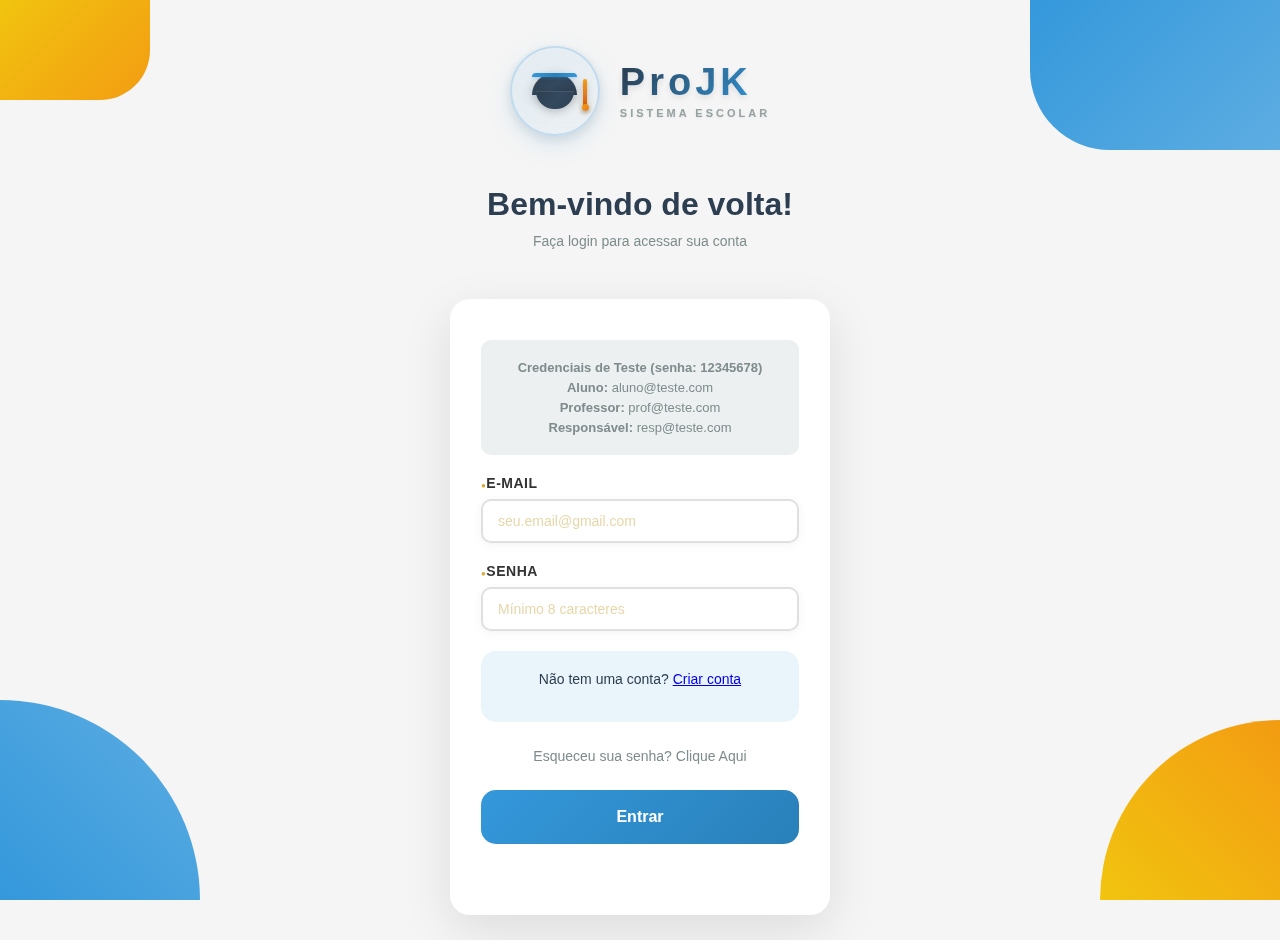
<file: dashboard-professor.html>
<!DOCTYPE html>
<html lang="pt-BR">
<head>
    <meta charset="UTF-8">
    <meta name="viewport" content="width=device-width, initial-scale=1.0">
    <title>Dashboard Professor - Sistema Escolar</title>
    <link rel="stylesheet" href="styles.css">
</head>
<body>
    <!-- Menu de Acessibilidade -->
    <div class="accessibility-menu">
        <button class="accessibility-toggle">
            ♿ Acessibilidade
        </button>
        <div class="accessibility-options" id="accessibilityOptions">
            <a href="#" onclick="toggleAccessibility('daltonismo')">Modo Daltônico</a>
            <a href="#" onclick="toggleAccessibility('preto-e-branco')">Preto e Branco</a>
            <a href="#" onclick="toggleAccessibility('nenhum')">Restaurar Padrão</a>
        </div>
    </div>

    <!-- Legendas de Acessibilidade -->
    <button class="legend-toggle" onclick="toggleLegend()">Ver Legenda (Daltonismo)</button>
    <div class="daltonismo-legend" id="daltonismoLegend">
        <button class="legend-close-btn" onclick="toggleLegend()" aria-label="Fechar legenda">×</button>
        <div class="legend-item">
            <div class="legend-symbol" style="background: #0066cc;">★</div>
            <span class="legend-text">Excelente</span>
        </div>
        <div class="legend-item">
            <div class="legend-symbol" style="background: #666666;">●</div>
            <span class="legend-text">Bom</span>
        </div>
        <div class="legend-item">
            <div class="legend-symbol" style="background: #cc6600;">▲</div>
            <span class="legend-text">Regular / Atenção</span>
        </div>
        <div class="legend-item">
            <div class="legend-symbol" style="background: #000000;">✖</div>
            <span class="legend-text">Insatisfatório</span>
        </div>
    </div>

    <button class="pb-legend-toggle" onclick="togglePbLegend()">Ver Legenda (P&B)</button>
    <div class="pb-legend" id="pbLegend">
        <button class="legend-close-btn" onclick="togglePbLegend()" aria-label="Fechar legenda">×</button>
        <div class="legend-item">
            <div class="legend-symbol" style="background: #666;">■</div>
            <span class="legend-text">Excelente</span>
        </div>
        <div class="legend-item">
            <div class="legend-symbol" style="background: #666;">●</div>
            <span class="legend-text">Bom</span>
        </div>
        <div class="legend-item">
            <div class="legend-symbol" style="background: #666;">▲</div>
            <span class="legend-text">Regular / Atenção</span>
        </div>
        <div class="legend-item">
            <div class="legend-symbol" style="background: #666;">✖</div>
            <span class="legend-text">Insatisfatório</span>
        </div>
    </div>

    <!-- Elementos Decorativos -->
    <div class="bg-shapes">
        <div class="shape shape-1"></div>
        <div class="shape shape-2"></div>
        <div class="shape shape-3"></div>
        <div class="shape shape-4"></div>
    </div>

    <div class="app-container">
        <!-- DASHBOARD PROFESSOR -->
        <div class="page active" id="dashboardProfessorPage">
            <div class="main-layout">
                <nav class="sidebar">
                    <div class="menu-item active" onclick="showProfessorSection('boletim')">
                        <div class="menu-icon">📋</div>
                        <span>Boletim</span>
                    </div>

                    <div class="menu-item" onclick="showProfessorSection('turmas')">
                        <div class="menu-icon">👥</div>
                        <span>Turmas</span>
                    </div>

                    <div class="menu-item" onclick="showProfessorSection('disciplinas')">
                        <div class="menu-icon">📚</div>
                        <span>Disciplinas</span>
                    </div>

                    <div class="menu-item" onclick="showProfessorSection('perfil')">
                        <div class="menu-icon">👤</div>
                        <span>Perfil</span>
                    </div>

                    <div class="menu-item" onclick="logout()">
                        <div class="menu-icon">🚪</div>
                        <span>Sair</span>
                    </div>
                </nav>

                <main class="main-content">
                    <!-- SEÇÃO BOLETIM -->
                    <div id="professorBoletimSection">
                        <div class="professor-dashboard-container">
                            <div class="professor-header">
                                <h1 class="professor-title">Painel do Professor</h1>
                                <div class="logo" style="margin: 0;"></div>
                            </div>

                            <!-- Ferramentas Rápidas -->
                            <div class="professor-tools-grid">
                            <button class="tool-card" onclick="adicionarSimulado()">
                                <div class="tool-icon">📝</div>
                                <div class="tool-title">Adicionar Simulado</div>
                                <div class="tool-desc">Criar nova avaliação</div>
                            </button>
                            <button class="tool-card" onclick="calcularMedias()">
                                <div class="tool-icon">🧮</div>
                                <div class="tool-title">Calcular Médias</div>
                                <div class="tool-desc">Médias automáticas</div>
                            </button>
                            <button class="tool-card" onclick="lancarFaltas()">
                                <div class="tool-icon">📅</div>
                                <div class="tool-title">Lançar Faltas</div>
                                <div class="tool-desc">Registrar ausências</div>
                            </button>
                            <button class="tool-card" onclick="gerarRelatorios()">
                                <div class="tool-icon">📊</div>
                                <div class="tool-title">Relatórios</div>
                                <div class="tool-desc">Gerar análises</div>
                            </button>
                        </div>

                        <!-- Botão Toggle para Gerenciar Notas -->
                        <div style="text-align: center; margin-bottom: 20px;">
                            <button class="btn-toggle-grades" onclick="toggleGerenciarNotas()" id="btnToggleGrades">
                                👁️ Mostrar Gerenciamento de Notas
                            </button>
                        </div>

                        <!-- Seção de Gerenciamento de Notas (oculta por padrão) -->
                        <div id="gerenciarNotasSection" style="display: none;">
                        <h3 style="text-align: center; color: #D4AF37; font-size: 22px; margin-bottom: 20px; font-weight: 700;">📋 Gerenciar Notas da Turma</h3>
                        
                        <!-- Seletor de Simulado para Editar -->
                        <div style="text-align: center; margin-bottom: 25px;">
                            <label style="display: block; margin-bottom: 10px; font-weight: 600; color: #2c3e50; font-size: 16px;">
                                📝 Selecione o simulado para editar:
                            </label>
                            <div style="display: inline-flex; gap: 10px; padding: 8px; background: linear-gradient(135deg, #fff9f0, #ffffff); border-radius: 15px; box-shadow: 0 4px 15px rgba(212, 175, 55, 0.15); border: 2px solid rgba(212, 175, 55, 0.2);">
                                <button class="simulado-btn active" onclick="trocarSimuladoProfessor(1)" data-simulado="1">
                                    <span class="simulado-icon">📝</span>
                                    <span class="simulado-label">Simulado 1</span>
                                </button>
                                <button class="simulado-btn" onclick="trocarSimuladoProfessor(2)" data-simulado="2">
                                    <span class="simulado-icon">📝</span>
                                    <span class="simulado-label">Simulado 2</span>
                                </button>
                                <button class="simulado-btn" onclick="trocarSimuladoProfessor(3)" data-simulado="3">
                                    <span class="simulado-icon">📝</span>
                                    <span class="simulado-label">Simulado 3</span>
                                </button>
                                <button class="simulado-btn" onclick="trocarSimuladoProfessor(4)" data-simulado="4">
                                    <span class="simulado-icon">📝</span>
                                    <span class="simulado-label">Simulado 4</span>
                                </button>
                            </div>
                        </div>
                        
                        <table class="grades-table" id="gradesTableProfessor">
                            <thead>
                                <tr>
                                    <th>Categoria</th>
                                    <th>João Silva</th>
                                    <th>Maria Santos</th>
                                    <th>Pedro Oliveira</th>
                                    <th>Ana Costa</th>
                                </tr>
                            </thead>
                            <tbody>
                                <tr>
                                    <td class="subject-cell">Frequência</td>
                                    <td class="content-cell" onclick="editNote(this, 'João', 'Frequência')">95%</td>
                                    <td class="content-cell" onclick="editNote(this, 'Maria', 'Frequência')">88%</td>
                                    <td class="content-cell" onclick="editNote(this, 'Pedro', 'Frequência')">92%</td>
                                    <td class="content-cell" onclick="editNote(this, 'Ana', 'Frequência')">85%</td>
                                </tr>
                                <tr>
                                    <td class="subject-cell">Notas</td>
                                    <td class="content-cell" onclick="editNote(this, 'João', 'Notas')">9.5</td>
                                    <td class="content-cell" onclick="editNote(this, 'Maria', 'Notas')">8.2</td>
                                    <td class="content-cell" onclick="editNote(this, 'Pedro', 'Notas')">7.8</td>
                                    <td class="content-cell" onclick="editNote(this, 'Ana', 'Notas')">9.0</td>
                                </tr>
                                <tr>
                                    <td class="subject-cell">Comportamento</td>
                                    <td class="content-cell" onclick="editNote(this, 'João', 'Comportamento')">Excelente</td>
                                    <td class="content-cell" onclick="editNote(this, 'Maria', 'Comportamento')">Bom</td>
                                    <td class="content-cell" onclick="editNote(this, 'Pedro', 'Comportamento')">Bom</td>
                                    <td class="content-cell" onclick="editNote(this, 'Ana', 'Comportamento')">Excelente</td>
                                </tr>
                            </tbody>
                        </table>

                        <div style="text-align: center; display: flex; gap: 15px; justify-content: center; margin-top: 25px;">
                            <button class="btn btn-save" onclick="salvarAlteracoesNotas()">💾 Salvar Alterações</button>
                            <button class="btn btn-edit" onclick="exportGrades()">🖨️ Exportar PDF</button>
                            <button class="btn" onclick="verEstatisticas()">📈 Ver Estatísticas</button>
                            </div>
                            </div> <!-- Fecha gerenciarNotasSection -->
                        </div> <!-- Fecha professor-dashboard-container -->
                    </div>

                    <!-- SEÇÃO TURMAS -->
                    <div id="professorTurmasSection" style="display: none;">
                        <div class="professor-dashboard-container">
                            <div class="professor-header">
                                <h1 class="professor-title">Minhas Turmas</h1>
                            </div>

                        <div class="turma-item">
                            <div class="turma-info">
                                <div class="turma-icon">👥</div>
                                <div class="turma-details">
                                    <h3>Turma: 1° ano A</h3>
                                    <p>Matemática - 5 alunos</p>
                                </div>
                            </div>
                            <button class="btn-gerenciar" onclick="gerenciarTurma('1A')">Gerenciar</button>
                        </div>

                        <div class="turma-item">
                            <div class="turma-info">
                                <div class="turma-icon">👥</div>
                                <div class="turma-details">
                                    <h3>Turma: 2° ano B</h3>
                                    <p>Matemática - 4 alunos</p>
                                </div>
                            </div>
                            <button class="btn-gerenciar" onclick="gerenciarTurma('2B')">Gerenciar</button>
                        </div>

                        <div class="turma-item">
                            <div class="turma-info">
                                <div class="turma-icon">👥</div>
                                <div class="turma-details">
                                    <h3>Turma: 3° ano A</h3>
                                    <p>Matemática - 5 alunos</p>
                                </div>
                            </div>
                            <button class="btn-gerenciar" onclick="gerenciarTurma('3A')">Gerenciar</button>
                        </div>
                        </div> <!-- Fecha professor-dashboard-container -->
                    </div>

                    <!-- SEÇÃO DISCIPLINAS -->
                    <div id="professorDisciplinasSection" style="display: none;">
                        <div class="professor-dashboard-container">
                            <div class="professor-header">
                                <h1 class="professor-title">Minhas Disciplinas</h1>
                                <button class="btn btn-save" onclick="adicionarNovaDisciplina()">➕ Nova Disciplina</button>
                            </div>

                        <div style="display: grid; gap: 20px;">
                            <div class="disciplina-card" style="background: linear-gradient(135deg, #fff9e6, #ffffff); padding: 25px; border-radius: 15px; border-left: 5px solid #D4AF37; box-shadow: 0 4px 15px rgba(0, 0, 0, 0.08);">
                                <h3 style="color: #2c3e50; margin-bottom: 10px; font-size: 20px; font-weight: 700;">📐 Matemática</h3>
                                <p style="color: #555; margin-bottom: 15px; font-size: 15px; font-weight: 500;">3 turmas ativas • 14 alunos total</p>
                                <div style="display: flex; gap: 10px; flex-wrap: wrap;">
                                    <button class="btn btn-edit" onclick="gerenciarDisciplina('Matemática')">📊 Gerenciar</button>
                                    <button class="btn btn-save" onclick="gerenciarConteudo('Matemática')">📖 Conteúdo</button>
                                    <button class="btn" onclick="verEstatisticasDisciplina('Matemática')">📈 Estatísticas</button>
                                </div>
                            </div>

                            <div class="disciplina-card" style="background: linear-gradient(135deg, #e3f2fd, #ffffff); padding: 25px; border-radius: 15px; border-left: 5px solid #2196F3; box-shadow: 0 4px 15px rgba(0, 0, 0, 0.08);">
                                <h3 style="color: #2c3e50; margin-bottom: 10px; font-size: 20px; font-weight: 700;">⚡ Física (Apoio)</h3>
                                <p style="color: #555; margin-bottom: 15px; font-size: 15px; font-weight: 500;">1 turma ativa • 4 alunos total</p>
                                <div style="display: flex; gap: 10px; flex-wrap: wrap;">
                                    <button class="btn btn-edit" onclick="gerenciarDisciplina('Física (Apoio)')">📊 Gerenciar</button>
                                    <button class="btn btn-save" onclick="gerenciarConteudo('Física (Apoio)')">📖 Conteúdo</button>
                                    <button class="btn" onclick="verEstatisticasDisciplina('Física (Apoio)')">📈 Estatísticas</button>
                                </div>
                            </div>
                        </div>
                        </div> <!-- Fecha professor-dashboard-container -->
                    </div>

                    <!-- SEÇÃO PERFIL PROFESSOR -->
                    <div id="professorPerfilSection" style="display: none;">
                        <div class="professor-dashboard-container">
                            <div class="professor-header">
                                <h1 class="professor-title">Perfil do Professor</h1>
                            </div>
                            
                            <div class="photo-section">
                            <div class="user-photo" onclick="changePhoto()">👤</div>
                            <h1 class="user-name" id="professorPerfilNome">Prof. Carlos Silva</h1>
                            <div class="discipline-badge" id="professorPerfilDisciplina">Disciplina: Matemática</div>
                        </div>

                        <!-- Links de Segurança e Políticas -->
                        <div style="background: linear-gradient(135deg, #e3f2fd, #f5f5f5); padding: 20px; border-radius: 15px; margin: 25px 0; border-left: 5px solid #2196F3;">
                            <h3 style="color: #1976D2; font-size: 16px; margin-bottom: 15px; text-align: center;">🔒 Segurança e Privacidade</h3>
                            <div style="display: grid; gap: 10px;">
                                <button class="info-link" onclick="mostrarPoliticaProtecaoDados()">
                                    🛡️ Política de Proteção de Dados (LGPD)
                                </button>
                                <button class="info-link" onclick="showAlert('Última alteração: Hoje, às ${new Date().toLocaleTimeString()}', 'success')">
                                    📋 Histórico de Alterações
                                </button>
                                <button class="info-link" onclick="showAlert('Seu acesso é monitorado para segurança do sistema', 'success')">
                                    🔐 Log de Acessos
                                </button>
                            </div>
                        </div>

                            <div style="text-align: center;">
                                <button class="btn btn-edit" onclick="editProfessorProfile()">✏️ Editar Perfil</button>
                                <button class="btn btn-save" onclick="saveProfessorProfile()">💾 Salvar e Sair</button>
                            </div>
                        </div> <!-- Fecha professor-dashboard-container -->
                    </div>
                </main>
            </div>
        </div>

        <div class="corner-decoration bottom-left"></div>
        <div class="corner-decoration bottom-right"></div>
    </div>

    <script src="script.js"></script>
    <script>
        // Função de navegação para páginas separadas
        function navigateToPage(page) {
            window.location.href = page;
        }

        // Modificar função logout para redirecionar
        function logout() {
            localStorage.removeItem('currentUser');
            showAlert('Logout realizado com sucesso!', 'success');
            setTimeout(() => navigateToPage('login.html'), 1500);
        }

        // Verificar se o usuário está logado
        document.addEventListener('DOMContentLoaded', function() {
            // Carregar dados do usuário do localStorage
            const userData = localStorage.getItem('currentUser');
            const userEmail = localStorage.getItem('currentUserEmail');
            
            if (!userData || !userEmail) {
                navigateToPage('login.html');
                return;
            }

            // Definir currentUser no escopo global (window) para acesso de todas as funções
            window.currentUser = JSON.parse(userData);
            
            // Garantir que o email esteja no objeto currentUser
            if (!window.currentUser.email) {
                window.currentUser.email = userEmail;
            }
            
            if (window.currentUser.type !== 'professor') {
                navigateToPage('login.html');
                return;
            }

            // Atualizar informações do perfil
            const nomeElement = document.getElementById('professorPerfilNome');
            const disciplinaElement = document.getElementById('professorPerfilDisciplina');
            if (nomeElement) nomeElement.textContent = window.currentUser.name;
            if (disciplinaElement) disciplinaElement.textContent = `Disciplina: ${window.currentUser.disciplina}`;
            
            // Debug: Verificar se currentUser foi carregado corretamente
            console.log('✅ Usuário carregado:', window.currentUser);
        });
    </script>
</body>
</html>
</file>
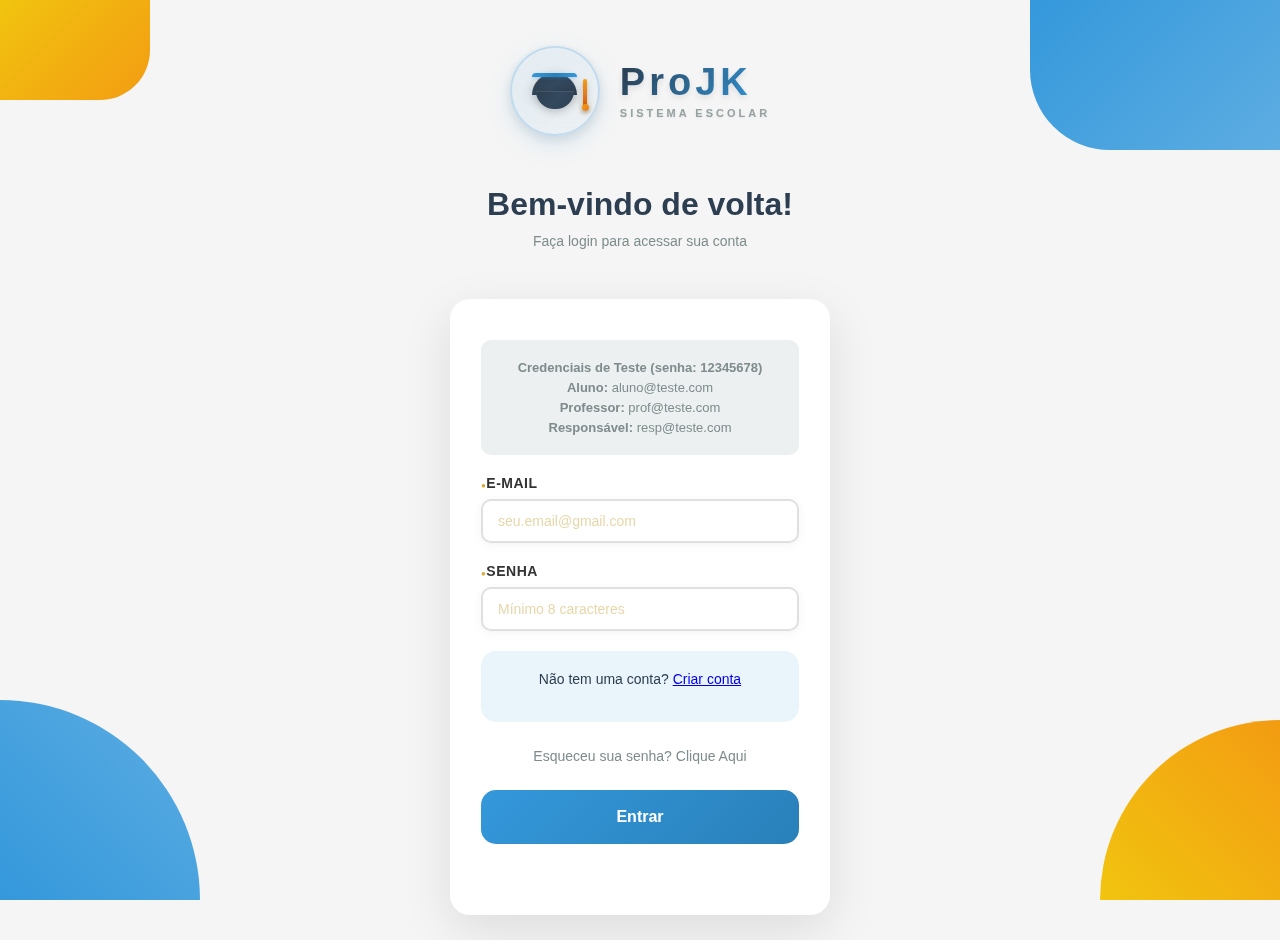
<file: dashboard-responsavel.html>
<!DOCTYPE html>
<html lang="pt-BR">
<head>
    <meta charset="UTF-8">
    <meta name="viewport" content="width=device-width, initial-scale=1.0">
    <title>Dashboard Responsável - Sistema Escolar</title>
    <link rel="stylesheet" href="styles.css">
</head>
<body>
    <!-- Menu de Acessibilidade -->
    <div class="accessibility-menu">
        <button class="accessibility-toggle">
            ♿ Acessibilidade
        </button>
        <div class="accessibility-options" id="accessibilityOptions">
            <a href="#" onclick="toggleAccessibility('daltonismo')">Modo Daltônico</a>
            <a href="#" onclick="toggleAccessibility('preto-e-branco')">Preto e Branco</a>
            <a href="#" onclick="toggleAccessibility('nenhum')">Restaurar Padrão</a>
        </div>
    </div>

    <!-- Legendas de Acessibilidade -->
    <button class="legend-toggle" onclick="toggleLegend()">Ver Legenda (Daltonismo)</button>
    <div class="daltonismo-legend" id="daltonismoLegend">
        <button class="legend-close-btn" onclick="toggleLegend()" aria-label="Fechar legenda">×</button>
        <div class="legend-item">
            <div class="legend-symbol" style="background: #0066cc;">★</div>
            <span class="legend-text">Excelente</span>
        </div>
        <div class="legend-item">
            <div class="legend-symbol" style="background: #666666;">●</div>
            <span class="legend-text">Bom</span>
        </div>
        <div class="legend-item">
            <div class="legend-symbol" style="background: #cc6600;">▲</div>
            <span class="legend-text">Regular / Atenção</span>
        </div>
        <div class="legend-item">
            <div class="legend-symbol" style="background: #000000;">✖</div>
            <span class="legend-text">Insatisfatório</span>
        </div>
    </div>

    <button class="pb-legend-toggle" onclick="togglePbLegend()">Ver Legenda (P&B)</button>
    <div class="pb-legend" id="pbLegend">
        <button class="legend-close-btn" onclick="togglePbLegend()" aria-label="Fechar legenda">×</button>
        <div class="legend-item">
            <div class="legend-symbol" style="background: #666;">■</div>
            <span class="legend-text">Excelente</span>
        </div>
        <div class="legend-item">
            <div class="legend-symbol" style="background: #666;">●</div>
            <span class="legend-text">Bom</span>
        </div>
        <div class="legend-item">
            <div class="legend-symbol" style="background: #666;">▲</div>
            <span class="legend-text">Regular / Atenção</span>
        </div>
        <div class="legend-item">
            <div class="legend-symbol" style="background: #666;">✖</div>
            <span class="legend-text">Insatisfatório</span>
        </div>
    </div>

    <!-- Elementos Decorativos -->
    <div class="bg-shapes">
        <div class="shape shape-1"></div>
        <div class="shape shape-2"></div>
        <div class="shape shape-3"></div>
        <div class="shape shape-4"></div>
    </div>

    <div class="app-container">
        <!-- DASHBOARD RESPONSÁVEL -->
        <div class="page active" id="dashboardResponsavelPage">
            <div class="main-layout">
                <nav class="sidebar">
                    <div class="menu-item active" onclick="showResponsavelSection('boletim')">
                        <div class="menu-icon">📋</div>
                        <span>Boletim</span>
                    </div>

                    <div class="menu-item" onclick="showResponsavelSection('frequencia')">
                        <div class="menu-icon">📅</div>
                        <span>Frequência</span>
                    </div>

                    <div class="menu-item" onclick="showResponsavelSection('perfil')">
                        <div class="menu-icon">👤</div>
                        <span>Perfil</span>
                    </div>

                    <div class="menu-item" onclick="logout()">
                        <div class="menu-icon">🚪</div>
                        <span>Sair</span>
                    </div>
                </nav>

                <main class="main-content">
                    <!-- SEÇÃO BOLETIM DO FILHO -->
                    <div id="responsavelBoletimSection">
                        <div class="boletim-container">
                            <div class="bd-header">
                                <div class="bd-perfil">
                                    <img src="https://via.placeholder.com/64x80" alt="Foto do aluno" class="bd-avatar-oval" width="64" height="80">
                                    <div class="bd-perfil-info">
                                        <strong class="bd-perfil-nome" id="responsavelFilhoNome">Maria Silva</strong>
                                        <div class="bd-perfil-meta" id="responsavelFilhoInfo">Matrícula: 2309567 • Turma: 2ºA</div>
                                    </div>
                        </div>
                                <div class="bd-projk">ProJK</div>
                        </div>

                            <div class="bd-toolbar" role="region" aria-label="Opções de acessibilidade">
                                <button type="button" class="bd-btn" data-action="font-dec" aria-label="Diminuir texto">A−</button>
                                <button type="button" class="bd-btn" data-action="font-inc" aria-label="Aumentar texto">A+</button>
                                <button type="button" class="bd-btn" data-action="contrast" aria-label="Alto contraste">◐</button>
                                <button type="button" class="bd-btn" data-action="dyslexia" aria-label="Fonte para dislexia">𝑓</button>
                                <button type="button" class="bd-btn" data-action="reduce-motion" aria-label="Reduzir animações">◎</button>
                                <button type="button" class="bd-btn" data-action="print" aria-label="Exportar PDF">🖨</button>
                            </div>

                        <h3 class="boletim-title">📋 Boletim do Filho</h3>
                        
                        <!-- Seletor Visual de Simulado (destaca coluna) -->
                        <div style="text-align: center; margin-bottom: 20px;">
                            <label style="display: block; margin-bottom: 10px; font-weight: 600; color: #2c3e50; font-size: 14px;">
                                🎯 Destacar simulado:
                            </label>
                            <div style="display: inline-flex; gap: 8px; padding: 8px; background: linear-gradient(135deg, #f8f9fa, #ffffff); border-radius: 15px; box-shadow: 0 4px 15px rgba(0,0,0,0.08);">
                                <button class="simulado-btn active" onclick="destacarSimuladoResponsavel(1)" data-simulado="1">
                                    📝 1
                                </button>
                                <button class="simulado-btn" onclick="destacarSimuladoResponsavel(2)" data-simulado="2">
                                    📝 2
                                </button>
                                <button class="simulado-btn" onclick="destacarSimuladoResponsavel(3)" data-simulado="3">
                                    📝 3
                                </button>
                                <button class="simulado-btn" onclick="destacarSimuladoResponsavel(4)" data-simulado="4">
                                    📝 4
                                </button>
                                <button class="simulado-btn" onclick="destacarSimuladoResponsavel(0)" data-simulado="0">
                                    👁️ Todos
                                </button>
                            </div>
                        </div>

                        <div class="tab-headers">
                            <div class="tab-header"><strong>📚 Disciplina</strong></div>
                            <div class="tab-header active" data-col="1">📝 Simulado 1</div>
                            <div class="tab-header" data-col="2">📝 Simulado 2</div>
                            <div class="tab-header" data-col="3">📝 Simulado 3</div>
                            <div class="tab-header" data-col="4">📝 Simulado 4</div>
                        </div>

                            <table class="grades-table">
                                <tr>
                                    <td class="subject-cell">Português</td>
                                    <td class="grade-cell grade-bom destaque-col-1">Bom</td>
                                    <td class="grade-cell grade-excelente">Excelente</td>
                                    <td class="grade-cell grade-bom">Bom</td>
                                    <td class="grade-cell grade-excelente">Excelente</td>
                                </tr>
                                <tr>
                                    <td class="subject-cell">Matemática</td>
                                    <td class="grade-cell grade-excelente destaque-col-1">Excelente</td>
                                    <td class="grade-cell grade-excelente">Excelente</td>
                                    <td class="grade-cell grade-bom">Bom</td>
                                    <td class="grade-cell grade-excelente">Excelente</td>
                                </tr>
                                <tr>
                                    <td class="subject-cell">Ciências</td>
                                    <td class="grade-cell grade-bom destaque-col-1">Bom</td>
                                    <td class="grade-cell grade-bom">Bom</td>
                                    <td class="grade-cell grade-excelente">Excelente</td>
                                    <td class="grade-cell grade-bom">Bom</td>
                                </tr>
                            </table>

                            <!-- Seção de Observações do Professor -->
                            <div class="observacoes-section">
                                <h3 class="observacoes-title">📝 Observações dos Professores</h3>
                                
                                <div class="observacao-card">
                                    <div class="observacao-header">
                                        <span class="observacao-disciplina">📚 Matemática</span>
                                        <span class="observacao-data">15/10/2024</span>
                                    </div>
                                    <div class="observacao-professor">Prof. Carlos Silva</div>
                                    <div class="observacao-texto">
                                        Aluna demonstra excelente desempenho em todas as atividades. Participa ativamente das aulas e auxilia os colegas. Recomendo continuar incentivando a prática diária de exercícios.
                                    </div>
                            </div>

                                <div class="observacao-card">
                                    <div class="observacao-header">
                                        <span class="observacao-disciplina">📖 Português</span>
                                        <span class="observacao-data">12/10/2024</span>
                                    </div>
                                    <div class="observacao-professor">Profa. Ana Costa</div>
                                    <div class="observacao-texto">
                                        Ótimo progresso na leitura e interpretação de textos. Sugiro aumentar o hábito de leitura em casa para continuar desenvolvendo as habilidades linguísticas.
                                    </div>
                            </div>

                                <div class="observacao-card">
                                    <div class="observacao-header">
                                        <span class="observacao-disciplina">🔬 Ciências</span>
                                        <span class="observacao-data">10/10/2024</span>
                                    </div>
                                    <div class="observacao-professor">Prof. Roberto Mendes</div>
                                    <div class="observacao-texto">
                                        Demonstra curiosidade e interesse pelos temas científicos. Participação ativa nos experimentos em laboratório. Continuar estimulando a curiosidade científica.
                                    </div>
                                </div>
                            </div>

                            <div class="status-section">
                                <h2 class="status-title">📊 Status</h2>
                                <div class="status-indicators">
                                    <div class="status-indicator status-muito-bem">🌟 Está muito bem</div>
                                    <div class="status-indicator status-bem">✅ Está bem</div>
                                    <div class="status-indicator status-atencao">⚠️ Requer atenção</div>
                                    <div class="status-indicator status-mal">❌ Está mal</div>
                                </div>
                            </div>
                        </div>
                    </div>

                    <!-- SEÇÃO FREQUÊNCIA -->
                    <div id="responsavelFrequenciaSection" style="display: none;">
                        <h1 style="font-size: 24px; color: #333; margin-bottom: 30px;">Frequência Escolar</h1>

                        <div style="background: #f8f9fa; padding: 20px; border-radius: 15px; margin-bottom: 20px;">
                            <h3 style="color: #333; margin-bottom: 15px;">Resumo do Mês</h3>
                            <div style="display: grid; grid-template-columns: repeat(auto-fit, minmax(200px, 1fr)); gap: 20px;">
                                <div style="text-align: center;">
                                    <div style="font-size: 32px; font-weight: bold; color: #4CAF50;">22</div>
                                    <div style="color: #666;">Dias Presentes</div>
                                </div>
                                <div style="text-align: center;">
                                    <div style="font-size: 32px; font-weight: bold; color: #FF9800;">2</div>
                                    <div style="color: #666;">Faltas</div>
                                </div>
                                <div style="text-align: center;">
                                    <div style="font-size: 32px; font-weight: bold; color: #2196F3;">88%</div>
                                    <div style="color: #666;">Frequência</div>
                                </div>
                            </div>
                        </div>

                        <div style="background: white; border: 1px solid #eee; border-radius: 15px; padding: 20px;">
                            <h4 style="margin-bottom: 15px;">Últimas Ausências</h4>
                            <div style="color: #666;">
                                <p>• 15/08/2024 - Falta justificada (atestado médico)</p>
                                <p>• 12/08/2024 - Falta não justificada</p>
                            </div>
                        </div>
                    </div>

                    <!-- SEÇÃO PERFIL RESPONSÁVEL -->
                    <div id="responsavelPerfilSection" style="display: none;">
                        <div class="photo-section">
                            <h2 style="font-size: 18px; margin-bottom: 20px;">PERFIL DO RESPONSÁVEL</h2>
                            <div class="user-photo" onclick="changePhoto()">👤</div>
                            <h1 class="user-name" id="responsavelPerfilNome">José Silva</h1>
                            <div class="discipline-badge" id="responsavelPerfilCpf">CPF: ***.***.*89-00</div>
                        </div>

                        <!-- Informações do Aluno Vinculado -->
                        <div style="background: linear-gradient(135deg, #e3f2fd, #f5f5f5); padding: 25px; border-radius: 15px; margin: 30px 0; border-left: 5px solid #2196F3;">
                            <h3 style="color: #2196F3; font-size: 18px; margin-bottom: 15px; text-align: center;">👨‍👩‍👧 Aluno Vinculado</h3>
                            <div style="background: #fff3cd; padding: 10px; border-radius: 8px; margin-bottom: 15px; font-size: 12px; color: #856404; text-align: center;">
                                🔒 <strong>Segurança:</strong> CPFs são exibidos parcialmente protegidos
                            </div>
                            <div style="display: grid; gap: 15px;">
                                <div style="display: flex; justify-content: space-between; align-items: center; padding: 12px; background: white; border-radius: 10px;">
                                    <strong style="color: #C19A2B;">👤 Nome:</strong>
                                    <span id="alunoVinculadoNome">João Silva</span>
                                </div>
                                <div style="display: flex; justify-content: space-between; align-items: center; padding: 12px; background: white; border-radius: 10px;">
                                    <strong style="color: #C19A2B;">🎫 Matrícula:</strong>
                                    <span id="alunoVinculadoMatricula">2024001</span>
                                </div>
                                <div style="display: flex; justify-content: space-between; align-items: center; padding: 12px; background: white; border-radius: 10px;">
                                    <strong style="color: #C19A2B;">🔒 CPF:</strong>
                                    <span id="alunoVinculadoCpf" style="font-family: monospace; letter-spacing: 1px;">***.***.*33-44</span>
                                </div>
                                <div style="display: flex; justify-content: space-between; align-items: center; padding: 12px; background: white; border-radius: 10px;">
                                    <strong style="color: #C19A2B;">🎂 Data de Nascimento:</strong>
                                    <span id="alunoVinculadoNascimento">15/03/2010</span>
                                </div>
                                <div style="display: flex; justify-content: space-between; align-items: center; padding: 12px; background: white; border-radius: 10px;">
                                    <strong style="color: #C19A2B;">🏫 Turma:</strong>
                                    <span id="alunoVinculadoTurma">2ª Série A</span>
                                </div>
                            </div>
                        </div>

                        <div style="text-align: center; display: flex; gap: 15px; justify-content: center;">
                            <button class="btn btn-edit" onclick="editResponsavelProfile()">
                                <span style="font-size: 18px; margin-right: 8px;">✏️</span>
                                Editar Perfil
                            </button>
                            <button class="btn btn-save" onclick="saveResponsavelProfile()">
                                <span style="font-size: 18px; margin-right: 8px;">💾</span>
                                Salvar
                            </button>
                        </div>
                    </div>
                </main>
            </div>
        </div>

        <div class="corner-decoration bottom-left"></div>
        <div class="corner-decoration bottom-right"></div>
    </div>

    <script src="script.js"></script>
    <script>
        // Função de navegação para páginas separadas
        function navigateToPage(page) {
            window.location.href = page;
        }

        // Modificar função logout para redirecionar
        function logout() {
            localStorage.removeItem('currentUser');
            showAlert('Logout realizado com sucesso!', 'success');
            setTimeout(() => navigateToPage('login.html'), 1500);
        }

        // Variáveis globais
        let currentAccessibilityMode = 'nenhum';
        let fontSize = 100;

        // Função para alternar acessibilidade
        function toggleAccessibility(mode) {
            const body = document.body;
            const daltonismoLegend = document.getElementById('daltonismoLegend');
            const pbLegend = document.getElementById('pbLegend');
            
            // Remover modos anteriores
            body.classList.remove('daltonismo-mode', 'preto-e-branco-mode');
            daltonismoLegend.classList.remove('show');
            pbLegend.classList.remove('show');
            
            currentAccessibilityMode = mode;
            
            if (mode === 'daltonismo') {
                body.classList.add('daltonismo-mode');
                daltonismoLegend.classList.add('show');
                showAlert('Modo Daltônico ativado! Legenda exibida.', 'success');
            } else if (mode === 'preto-e-branco') {
                body.classList.add('preto-e-branco-mode');
                pbLegend.classList.add('show');
                showAlert('Modo Preto e Branco ativado! Legenda exibida.', 'success');
            } else {
                showAlert('Modo de visualização padrão restaurado.', 'success');
            }
            
            // Fechar menu de acessibilidade após seleção
            document.getElementById('accessibilityOptions').classList.remove('show');
        }
        
        // Função para alternar legenda de daltonismo
        function toggleLegend() {
            const legend = document.getElementById('daltonismoLegend');
            legend.classList.toggle('show');
        }
        
        // Função para alternar legenda P&B
        function togglePbLegend() {
            const legend = document.getElementById('pbLegend');
            legend.classList.toggle('show');
        }
        
        // Fechar legendas ao clicar fora
        document.addEventListener('click', function(e) {
            const daltonismoLegend = document.getElementById('daltonismoLegend');
            const pbLegend = document.getElementById('pbLegend');
            const legendToggle = document.querySelector('.legend-toggle');
            const pbLegendToggle = document.querySelector('.pb-legend-toggle');
            
            if (daltonismoLegend && daltonismoLegend.classList.contains('show')) {
                if (!daltonismoLegend.contains(e.target) && e.target !== legendToggle && !legendToggle.contains(e.target)) {
                    daltonismoLegend.classList.remove('show');
                }
            }
            
            if (pbLegend && pbLegend.classList.contains('show')) {
                if (!pbLegend.contains(e.target) && e.target !== pbLegendToggle && !pbLegendToggle.contains(e.target)) {
                    pbLegend.classList.remove('show');
                }
            }
        });
        
        // Fechar legendas com ESC
        document.addEventListener('keydown', function(e) {
            if (e.key === 'Escape') {
                const daltonismoLegend = document.getElementById('daltonismoLegend');
                const pbLegend = document.getElementById('pbLegend');
                if (daltonismoLegend) daltonismoLegend.classList.remove('show');
                if (pbLegend) pbLegend.classList.remove('show');
            }
        });

        // Verificar se o usuário está logado
        document.addEventListener('DOMContentLoaded', function() {
            const accessibilityToggle = document.querySelector('.accessibility-toggle');
            const accessibilityOptions = document.getElementById('accessibilityOptions');
            
            if (accessibilityToggle) {
                accessibilityToggle.addEventListener('click', function(e) {
                    e.stopPropagation();
                    accessibilityOptions.classList.toggle('show');
                });
            }
            
            // Fechar menu ao clicar fora
            document.addEventListener('click', function(event) {
                if (!event.target.closest('.accessibility-menu')) {
                    accessibilityOptions.classList.remove('show');
                }
            });
            
            // Carregar dados do usuário do localStorage
            const userData = localStorage.getItem('currentUser');
            if (!userData) {
                navigateToPage('login.html');
                return;
            }

            const currentUser = JSON.parse(userData);
            if (currentUser.type !== 'responsavel') {
                navigateToPage('login.html');
                return;
            }

            // Atualizar informações do perfil do responsável
            const nomeElement = document.getElementById('responsavelPerfilNome');
            const cpfElement = document.getElementById('responsavelPerfilCpf');
            if (nomeElement) nomeElement.textContent = currentUser.name;
            if (cpfElement) {
                const cpfMascarado = mascararCPF(currentUser.cpfResponsavel || currentUser.cpf);
                cpfElement.textContent = `CPF: ${cpfMascarado}`;
            }
            
            // Buscar aluno vinculado
            let alunoVinculado = null;
            if (currentUser.cpfAlunoVinculado) {
                // Buscar nos usuários cadastrados
                const todosUsuarios = Object.values(users);
                alunoVinculado = todosUsuarios.find(u => u.type === 'aluno' && u.cpfAluno === currentUser.cpfAlunoVinculado);
            }
            
            // Se tiver dados salvos do aluno vinculado, usar
            if (currentUser.alunoVinculado) {
                alunoVinculado = currentUser.alunoVinculado;
            }
            
            // Atualizar informações do aluno vinculado na tela
            if (alunoVinculado) {
                // Header do boletim
                const filhoNomeEl = document.getElementById('responsavelFilhoNome');
                const filhoInfoEl = document.getElementById('responsavelFilhoInfo');
                if (filhoNomeEl) filhoNomeEl.textContent = alunoVinculado.nome || alunoVinculado.name;
                if (filhoInfoEl) filhoInfoEl.textContent = `Matrícula: ${alunoVinculado.matricula} • Turma: ${alunoVinculado.serie}ª${alunoVinculado.turma}`;
                
                // Seção de perfil - dados do aluno
                const alunoNomeEl = document.getElementById('alunoVinculadoNome');
                const alunoMatriculaEl = document.getElementById('alunoVinculadoMatricula');
                const alunoCpfEl = document.getElementById('alunoVinculadoCpf');
                const alunoNascimentoEl = document.getElementById('alunoVinculadoNascimento');
                const alunoTurmaEl = document.getElementById('alunoVinculadoTurma');
                
                if (alunoNomeEl) alunoNomeEl.textContent = alunoVinculado.nome || alunoVinculado.name;
                if (alunoMatriculaEl) alunoMatriculaEl.textContent = alunoVinculado.matricula;
                if (alunoCpfEl) {
                    const cpfAlunoMascarado = mascararCPF(alunoVinculado.cpf || alunoVinculado.cpfAluno);
                    alunoCpfEl.textContent = cpfAlunoMascarado;
                }
                if (alunoNascimentoEl) {
                    const dataNasc = alunoVinculado.dataNascimento;
                    if (dataNasc) {
                        const dataFormatada = new Date(dataNasc + 'T00:00:00').toLocaleDateString('pt-BR');
                        alunoNascimentoEl.textContent = dataFormatada;
                    }
                }
                if (alunoTurmaEl) alunoTurmaEl.textContent = `${alunoVinculado.serie}ª Série ${alunoVinculado.turma}`;
            } else {
                showAlert('Atenção: Nenhum aluno vinculado encontrado!', 'error');
            }
            
            // Funcionalidade dos botões da toolbar
            const toolbar = document.querySelector('.bd-toolbar');
            if (toolbar) {
                toolbar.addEventListener('click', function(e) {
                    const btn = e.target.closest('.bd-btn');
                    if (!btn) return;
                    
                    const action = btn.dataset.action;
                    
                    switch(action) {
                        case 'font-dec':
                            adjustFontSize(-1);
                            break;
                        case 'font-inc':
                            adjustFontSize(1);
                            break;
                        case 'contrast':
                            toggleHighContrast();
                            break;
                        case 'dyslexia':
                            toggleDyslexiaFont();
                            break;
                        case 'reduce-motion':
                            toggleReducedMotion();
                            break;
                        case 'print':
                            exportBoletimFilhoPDF();
                            break;
                    }
                });
            }
        });
        
        // Funções auxiliares da toolbar (sem redeclaração)
        function adjustFontSize(delta) {
            if (typeof fontSize === 'undefined') {
                window.fontSize = 100;
            }
            fontSize = Math.max(80, Math.min(120, fontSize + delta * 10));
            document.documentElement.style.fontSize = fontSize + '%';
            showAlert(`Tamanho da fonte: ${fontSize}%`, 'success');
        }
        
        function toggleHighContrast() {
            document.body.classList.toggle('high-contrast');
            const isActive = document.body.classList.contains('high-contrast');
            showAlert(isActive ? 'Alto contraste ativado' : 'Alto contraste desativado', 'success');
        }
        
        function toggleDyslexiaFont() {
            document.body.classList.toggle('dyslexia-font');
            const isActive = document.body.classList.contains('dyslexia-font');
            showAlert(isActive ? 'Fonte para dislexia ativada' : 'Fonte padrão restaurada', 'success');
        }
        
        function toggleReducedMotion() {
            document.body.classList.toggle('reduced-motion');
            const isActive = document.body.classList.contains('reduced-motion');
            showAlert(isActive ? 'Animações reduzidas' : 'Animações restauradas', 'success');
        }
        
        function exportBoletimFilhoPDF() {
            const userData = localStorage.getItem('currentUser');
            if (!userData) {
                showAlert('Erro: Usuário não encontrado!', 'error');
                return;
            }

            const currentUser = JSON.parse(userData);
            showAlert('Gerando PDF do boletim...', 'success');
            
            // Dados do boletim do filho
            const disciplinas = [
                { nome: 'Frequência', bim1: '88%', bim2: '95%', bim3: '90%', bim4: '92%' },
                { nome: 'Português', bim1: '8.2', bim2: '9.0', bim3: '8.5', bim4: '9.2' },
                { nome: 'Matemática', bim1: '9.1', bim2: '9.5', bim3: '8.8', bim4: '9.3' },
                { nome: 'Ciências', bim1: '8.0', bim2: '8.5', bim3: '9.0', bim4: '8.7' },
                { nome: 'História', bim1: '7.8', bim2: '8.2', bim3: '8.0', bim4: '8.3' },
                { nome: 'Comportamento', bim1: 'Excelente', bim2: 'Excelente', bim3: 'Bom', bim4: 'Excelente' }
            ];
            
            const observacoes = [
                {
                    disciplina: '📚 Matemática',
                    professor: 'Prof. Carlos Silva',
                    data: '15/10/2024',
                    texto: 'Aluna demonstra excelente desempenho em todas as atividades. Participa ativamente das aulas e auxilia os colegas. Recomendo continuar incentivando a prática diária de exercícios.'
                },
                {
                    disciplina: '📖 Português',
                    professor: 'Profa. Ana Costa',
                    data: '12/10/2024',
                    texto: 'Ótimo progresso na leitura e interpretação de textos. Sugiro aumentar o hábito de leitura em casa para continuar desenvolvendo as habilidades linguísticas.'
                },
                {
                    disciplina: '🔬 Ciências',
                    professor: 'Prof. Roberto Mendes',
                    data: '10/10/2024',
                    texto: 'Demonstra curiosidade e interesse pelos temas científicos. Participação ativa nos experimentos em laboratório. Continuar estimulando a curiosidade científica.'
                }
            ];
            
            // Criar conteúdo HTML para o PDF
            let htmlContent = `
                <html>
                <head>
                    <style>
                        body { 
                            font-family: 'Segoe UI', Arial, sans-serif; 
                            padding: 40px; 
                            background: #f8f9fa; 
                        }
                        .container { 
                            background: white; 
                            padding: 40px; 
                            border-radius: 15px; 
                            box-shadow: 0 4px 20px rgba(0, 0, 0, 0.1); 
                        }
                        h1 { 
                            color: #D4AF37; 
                            text-align: center; 
                            margin-bottom: 10px; 
                            font-size: 32px;
                            text-shadow: 1px 1px 2px rgba(0, 0, 0, 0.1);
                        }
                        .subtitle { 
                            color: #C19A2B; 
                            text-align: center;
                            margin-bottom: 30px; 
                            font-size: 16px; 
                        }
                        .info-section { 
                            background: linear-gradient(135deg, #f5f3e8, #ede8d5); 
                            padding: 20px; 
                            border-radius: 12px; 
                            margin-bottom: 25px;
                            border-left: 5px solid #D4AF37;
                        }
                        .info-section p { 
                            margin: 8px 0; 
                            color: #555; 
                        }
                        table { 
                            width: 100%; 
                            border-collapse: separate; 
                            border-spacing: 0; 
                            margin-top: 25px;
                            border-radius: 12px;
                            overflow: hidden;
                            box-shadow: 0 3px 15px rgba(0, 0, 0, 0.08);
                        }
                        th { 
                            background: linear-gradient(135deg, #D4AF37, #C19A2B); 
                            color: white; 
                            padding: 15px 12px; 
                            text-align: center;
                            font-weight: 600;
                            font-size: 13px;
                            text-transform: uppercase;
                            letter-spacing: 0.5px;
                        }
                        th:first-child {
                            text-align: left;
                        }
                        td { 
                            border-bottom: 1px solid #e0e0e0; 
                            padding: 14px 12px;
                            background: white;
                            color: #333;
                            text-align: center;
                        }
                        td:first-child {
                            text-align: left;
                            font-weight: 600;
                            color: #C19A2B;
                        }
                        tr:nth-child(even) td { 
                            background: #fafafa; 
                        }
                        tr:last-child td { 
                            border-bottom: none; 
                        }
                        
                        .observacoes-section {
                            margin-top: 40px;
                        }
                        
                        .observacoes-title {
                            color: #D4AF37;
                            font-size: 22px;
                            margin-bottom: 20px;
                            border-bottom: 3px solid #D4AF37;
                            padding-bottom: 10px;
                        }
                        
                        .observacao-box {
                            background: linear-gradient(135deg, #f5f3e8, #ede8d5);
                            padding: 20px;
                            border-radius: 12px;
                            margin-bottom: 20px;
                            border-left: 5px solid #2196F3;
                            box-shadow: 0 3px 10px rgba(0, 0, 0, 0.08);
                        }
                        
                        .obs-header {
                            display: flex;
                            justify-content: space-between;
                            align-items: center;
                            margin-bottom: 12px;
                            flex-wrap: wrap;
                            gap: 10px;
                        }
                        
                        .obs-disciplina {
                            font-weight: bold;
                            color: #2196F3;
                            font-size: 16px;
                        }
                        
                        .obs-data {
                            color: #888;
                            font-size: 13px;
                        }
                        
                        .obs-professor {
                            color: #C19A2B;
                            font-weight: 600;
                            margin-bottom: 10px;
                            font-size: 14px;
                        }
                        
                        .obs-texto {
                            color: #555;
                            line-height: 1.6;
                            font-size: 14px;
                        }
                        
                        .footer { 
                            margin-top: 40px; 
                            text-align: center; 
                            font-size: 12px; 
                            color: #888;
                            padding-top: 30px;
                            border-top: 2px solid #D4AF37;
                        }
                        .footer p { 
                            margin: 5px 0; 
                        }
                    </style>
                </head>
                <body>
                    <div class="container">
                        <h1>📋 Boletim Escolar</h1>
                        <div class="subtitle">Sistema Escolar JK - Visualização Responsável</div>
                        
                        <div class="info-section">
                            <p><strong>👤 Estudante:</strong> ${currentUser.alunoVinculado?.nome || 'Não informado'}</p>
                            <p><strong>🎫 Matrícula:</strong> ${currentUser.alunoVinculado?.matricula || 'Não informado'}</p>
                            <p><strong>🔒 CPF (Protegido):</strong> ${mascararCPF(currentUser.alunoVinculado?.cpf)}</p>
                            <p><strong>🏫 Turma:</strong> ${currentUser.alunoVinculado?.serie}ª Série ${currentUser.alunoVinculado?.turma}</p>
                            <p><strong>👨‍👩‍👧 Responsável:</strong> ${currentUser.name}</p>
                            <p><strong>📅 Data de Emissão:</strong> ${new Date().toLocaleDateString('pt-BR')} às ${new Date().toLocaleTimeString('pt-BR')}</p>
                        </div>
                        
                        <table>
                            <thead>
                                <tr>
                                    <th>Disciplina</th>
                                    <th>1º Bimestre</th>
                                    <th>2º Bimestre</th>
                                    <th>3º Bimestre</th>
                                    <th>4º Bimestre</th>
                                </tr>
                            </thead>
                            <tbody>
                                ${disciplinas.map(disc => `
                                    <tr>
                                        <td>${disc.nome}</td>
                                        <td>${disc.bim1}</td>
                                        <td>${disc.bim2}</td>
                                        <td>${disc.bim3}</td>
                                        <td>${disc.bim4}</td>
                                    </tr>
                                `).join('')}
                            </tbody>
                        </table>
                        
                        <div class="observacoes-section">
                            <h3 class="observacoes-title">📝 Observações dos Professores</h3>
                            ${observacoes.map(obs => `
                                <div class="observacao-box">
                                    <div class="obs-header">
                                        <span class="obs-disciplina">${obs.disciplina}</span>
                                        <span class="obs-data">${obs.data}</span>
                                    </div>
                                    <div class="obs-professor">${obs.professor}</div>
                                    <div class="obs-texto">${obs.texto}</div>
                                </div>
                            `).join('')}
                        </div>
                        
                        <div class="footer">
                            <p><strong>Sistema Escolar JK - Gestão Acadêmica</strong></p>
                            <p>Boletim gerado para o responsável</p>
                            <p>${new Date().toLocaleString('pt-BR')}</p>
                        </div>
                    </div>
                </body>
                </html>
            `;
            
            // Criar e fazer download do PDF
            const printWindow = window.open('', '', 'height=800,width=1000');
            printWindow.document.write(htmlContent);
            printWindow.document.close();
            
            setTimeout(() => {
                printWindow.print();
                showAlert('PDF gerado! Use a opção "Salvar como PDF" na janela de impressão.', 'success');
            }, 500);
        }
        
        function toggleHighContrast() {
            document.body.classList.toggle('high-contrast');
            const isActive = document.body.classList.contains('high-contrast');
            showAlert(isActive ? 'Alto contraste ativado' : 'Alto contraste desativado', 'success');
        }
        
        function toggleDyslexiaFont() {
            document.body.classList.toggle('dyslexia-font');
            const isActive = document.body.classList.contains('dyslexia-font');
            showAlert(isActive ? 'Fonte para dislexia ativada' : 'Fonte padrão restaurada', 'success');
        }
        
        function toggleReducedMotion() {
            document.body.classList.toggle('reduced-motion');
            const isActive = document.body.classList.contains('reduced-motion');
            showAlert(isActive ? 'Animações reduzidas' : 'Animações restauradas', 'success');
        }
    </script>
</body>
</html>
</file>
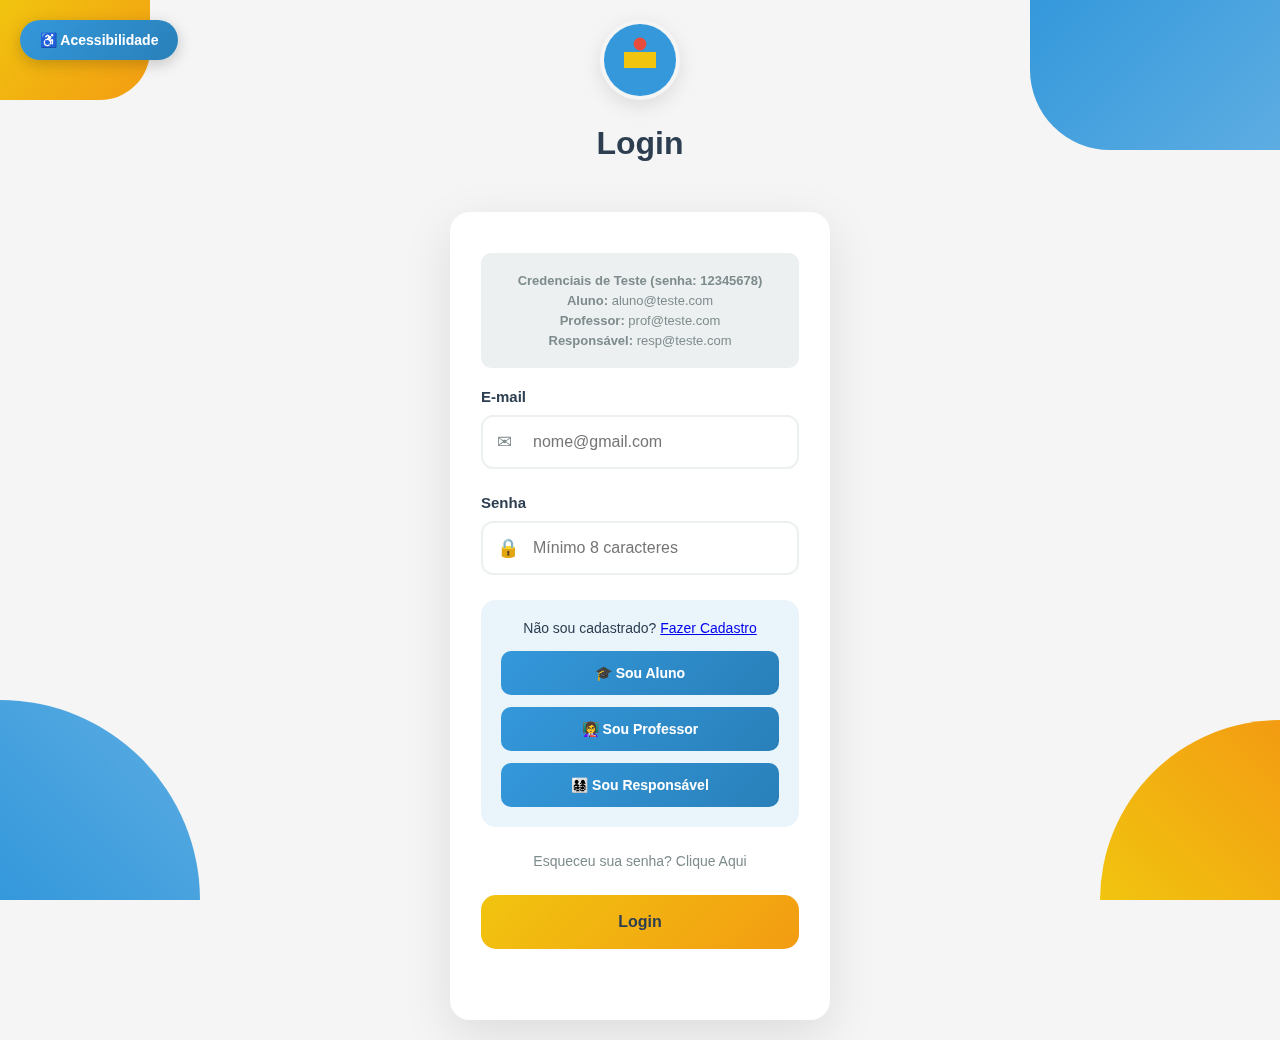
<file: intex.html>
<!DOCTYPE html>
<html lang="pt-BR">

<head>
    <meta charset="UTF-8">
    <meta name="viewport" content="width=device-width, initial-scale=1.0">
    <title>Sistema Escolar Completo</title>
    <style>
        /* ===== ACESSIBILIDADE ===== */

        /* MODO DALTONISMO */
        .daltonismo-mode .status-excelente {
            background-color: #0066cc !important;
            position: relative;
            padding-left: 30px !important;
        }

        .daltonismo-mode .status-excelente::before {
            content: "★";
            position: absolute;
            left: 10px;
            top: 50%;
            transform: translateY(-50%);
            color: white;
            font-weight: bold;
            font-size: 14px;
        }

        .daltonismo-mode .status-bom {
            background-color: #666666 !important;
            position: relative;
            padding-left: 30px !important;
        }

        .daltonismo-mode .status-bom::before {
            content: "●";
            position: absolute;
            left: 10px;
            top: 50%;
            transform: translateY(-50%);
            color: white;
            font-weight: bold;
            font-size: 14px;
        }

        .daltonismo-mode .status-atencao {
            background-color: #cc6600 !important;
            position: relative;
            padding-left: 30px !important;
        }

        .daltonismo-mode .status-atencao::before {
            content: "▲";
            position: absolute;
            left: 10px;
            top: 50%;
            transform: translateY(-50%);
            color: white;
            font-weight: bold;
            font-size: 14px;
        }

        .daltonismo-mode .status-ruim {
            background-color: #000000 !important;
            position: relative;
            padding-left: 30px !important;
        }

        .daltonismo-mode .status-ruim::before {
            content: "✖";
            position: absolute;
            left: 10px;
            top: 50%;
            transform: translateY(-50%);
            color: white;
            font-weight: bold;
            font-size: 14px;
        }

        /* MODO PRETO E BRANCO APRIMORADO (COM SÍMBOLOS) */
        .preto-e-branco-mode {
            filter: grayscale(100%) contrast(1.1);
        }

        .preto-e-branco-mode .status-excelente::before {
            content: "■";
        }

        .preto-e-branco-mode .status-bom::before {
            content: "●";
        }

        .preto-e-branco-mode .status-atencao::before {
            content: "▲";
        }

        .preto-e-branco-mode .status-ruim::before {
            content: "✖";
        }

        .preto-e-branco-mode .status-indicator::before,
        .preto-e-branco-mode .content-box::before {
            position: absolute;
            left: 10px;
            top: 50%;
            transform: translateY(-50%);
            color: white;
            font-weight: bold;
            font-size: 14px;
            text-shadow: 1px 1px 2px black;
        }

        .preto-e-branco-mode .status-indicator,
        .preto-e-branco-mode .content-box {
            position: relative;
            padding-left: 30px !important;
        }

        /* BOTÃO DE ACESSIBILIDADE CORRIGIDO */
        .accessibility-menu {
            position: fixed;
            top: 20px;
            left: 20px;
            z-index: 1000;
            padding-bottom: 15px;
        }

        .accessibility-toggle {
            background: linear-gradient(135deg, #3498DB, #2980B9);
            color: white;
            border: none;
            padding: 12px 20px;
            border-radius: 25px;
            cursor: pointer;
            font-size: 14px;
            font-weight: 600;
            box-shadow: 0 4px 15px rgba(0, 0, 0, 0.2);
            transition: all 0.3s ease;
            display: flex;
            align-items: center;
            gap: 8px;
        }

        .accessibility-toggle:hover {
            transform: translateY(-2px);
            box-shadow: 0 6px 20px rgba(0, 0, 0, 0.3);
        }

        .accessibility-options {
            display: none;
            opacity: 0;
            visibility: hidden;
            position: absolute;
            top: 100%;
            left: 0;
            background-color: white;
            border-radius: 15px;
            box-shadow: 0 8px 25px rgba(0, 0, 0, 0.15);
            padding: 10px;
            margin-top: -5px;
            min-width: 180px;
            overflow: hidden;
            transition: opacity 0.3s ease, visibility 0.3s ease;
        }

        .accessibility-options a {
            display: block;
            padding: 10px 15px;
            color: #333;
            text-decoration: none;
            border-radius: 10px;
            font-size: 14px;
            transition: background-color 0.2s ease;
        }

        .accessibility-options a:hover {
            background-color: #f0f0f0;
        }

        .accessibility-menu:hover .accessibility-options {
            display: block;
            opacity: 1;
            visibility: visible;
        }


        .legend-toggle,
        .pb-legend-toggle {
            position: fixed;
            top: 80px;
            left: 20px;
            z-index: 1000;
            background: #666;
            color: white;
            border: none;
            padding: 8px 12px;
            border-radius: 15px;
            cursor: pointer;
            font-size: 11px;
            transition: all 0.3s ease;
            display: none;
        }

        .legend-toggle:hover,
        .pb-legend-toggle:hover {
            background: #777;
        }

        .daltonismo-mode .legend-toggle {
            display: block;
        }

        .preto-e-branco-mode .pb-legend-toggle {
            display: block;
        }

        .daltonismo-legend,
        .pb-legend {
            position: fixed;
            top: 120px;
            left: 20px;
            z-index: 999;
            background: white;
            border: 1px solid #ddd;
            border-radius: 10px;
            padding: 15px;
            box-shadow: 0 5px 15px rgba(0, 0, 0, 0.1);
            width: 200px;
            font-size: 13px;
            display: none;
        }

        .daltonismo-legend.show,
        .pb-legend.show {
            display: block;
            animation: fadeIn 0.3s ease-out;
        }

        .legend-item {
            display: flex;
            align-items: center;
            margin-bottom: 10px;
            gap: 12px;
        }

        .legend-symbol {
            width: 25px;
            height: 25px;
            display: flex;
            align-items: center;
            justify-content: center;
            border-radius: 5px;
            color: white;
            font-weight: bold;
            font-size: 12px;
        }

        .legend-text {
            color: #333;
            font-weight: 600;
        }

        .pb-legend .legend-symbol {
            background: #666;
            /* Cor neutra para a legenda P&B */
        }

        /* ===== RESET E CONFIGURAÇÕES BÁSICAS ===== */
        * {
            margin: 0;
            padding: 0;
            box-sizing: border-box;
        }

        body {
            font-family: -apple-system, BlinkMacSystemFont, 'Segoe UI', Roboto, Arial, sans-serif;
            background-color: #f5f5f5;
            min-height: 100vh;
            position: relative;
            overflow-x: hidden;
        }

        /* ===== ELEMENTOS DECORATIVOS DE FUNDO ===== */
        .bg-shapes {
            position: fixed;
            top: 0;
            left: 0;
            width: 100%;
            height: 100%;
            z-index: -1;
            pointer-events: none;
        }

        .shape {
            position: absolute;
        }

        .shape-1 {
            top: 0;
            left: 0;
            width: 150px;
            height: 100px;
            background: linear-gradient(135deg, #F1C40F, #F39C12);
            border-radius: 0 0 50px 0;
        }

        .shape-2 {
            top: 0;
            right: 0;
            width: 250px;
            height: 150px;
            background: linear-gradient(135deg, #3498DB, #5DADE2);
            border-radius: 0 0 0 80px;
        }

        .shape-3 {
            bottom: 0;
            left: 0;
            width: 200px;
            height: 200px;
            background: linear-gradient(45deg, #3498DB, #5DADE2);
            border-radius: 0 200px 0 0;
        }

        .shape-4 {
            bottom: 0;
            right: 0;
            width: 180px;
            height: 180px;
            background: linear-gradient(45deg, #F1C40F, #F39C12);
            border-radius: 180px 0 0 0;
        }

        /* ===== CONTAINER GERAL ===== */
        .app-container {
            position: relative;
            z-index: 1;
            min-height: 100vh;
        }

        /* ===== PÁGINAS (OCULTAS POR PADRÃO) ===== */
        .page {
            display: none;
            min-height: 100vh;
            padding: 20px;
        }

        .page.active {
            display: block;
        }

        /* ===== PÁGINA DE LOGIN ===== */
        .login-page {
            display: flex;
            flex-direction: column;
            align-items: center;
            justify-content: center;
            min-height: 100vh;
        }

        .login-container {
            width: 100%;
            max-width: 380px;
        }

        .header {
            text-align: center;
            margin-bottom: 50px;
        }

        .logo {
            width: 80px;
            height: 80px;
            background: url('data:image/svg+xml,<svg xmlns="http://www.w3.org/2000/svg" viewBox="0 0 100 100"><circle cx="50" cy="50" r="45" fill="%233498DB"/><path d="M30 40h40v20H30z" fill="%23F1C40F"/><circle cx="50" cy="30" r="8" fill="%23E74C3C"/></svg>') center/cover;
            margin: 0 auto 25px;
            border-radius: 50%;
            box-shadow: 0 6px 20px rgba(0, 0, 0, 0.1);
        }

        .title {
            font-size: 32px;
            font-weight: 700;
            color: #2c3e50;
            margin-bottom: 10px;
        }

        .form-container {
            background: rgba(255, 255, 255, 0.95);
            backdrop-filter: blur(10px);
            border-radius: 20px;
            padding: 40px 30px;
            box-shadow: 0 15px 50px rgba(0, 0, 0, 0.1);
            border: 1px solid rgba(255, 255, 255, 0.2);
        }

        .form-group {
            margin-bottom: 25px;
        }

        .form-label {
            display: block;
            font-weight: 600;
            color: #2c3e50;
            margin-bottom: 10px;
            font-size: 15px;
        }

        .form-input {
            width: 100%;
            padding: 16px;
            border: 2px solid #ecf0f1;
            border-radius: 12px;
            font-size: 16px;
            transition: all 0.3s ease;
            background: white;
        }

        .form-input:focus {
            outline: none;
            border-color: #3498DB;
            box-shadow: 0 0 0 3px rgba(52, 152, 219, 0.1);
        }

        .email-container,
        .password-container {
            position: relative;
        }

        .email-icon,
        .password-icon {
            position: absolute;
            left: 16px;
            top: 50%;
            transform: translateY(-50%);
            color: #7f8c8d;
            font-size: 18px;
        }

        .email-input,
        .password-input {
            padding-left: 50px;
        }

        .register-section {
            background: rgba(52, 152, 219, 0.1);
            border-radius: 15px;
            padding: 20px;
            margin-bottom: 25px;
        }

        .register-text {
            font-size: 14px;
            color: #2c3e50;
            margin-bottom: 15px;
            text-align: center;
        }

        .register-buttons {
            display: flex;
            flex-direction: column;
            gap: 12px;
        }

        .register-btn {
            padding: 14px 20px;
            border: none;
            border-radius: 10px;
            font-size: 14px;
            font-weight: 600;
            cursor: pointer;
            transition: all 0.3s ease;
            background: linear-gradient(135deg, #3498DB, #2980B9);
            color: white;
        }

        .register-btn:hover {
            background: linear-gradient(135deg, #2980B9, #1F5F99);
            transform: translateY(-1px);
        }

        .forgot-password {
            text-align: center;
            margin-bottom: 25px;
        }

        .forgot-password a {
            color: #7f8c8d;
            text-decoration: none;
            font-size: 14px;
        }

        .forgot-password a:hover {
            color: #3498DB;
            text-decoration: underline;
        }

        .login-button,
        .submit-button {
            width: 100%;
            padding: 18px;
            background: linear-gradient(135deg, #F1C40F, #F39C12);
            border: none;
            border-radius: 15px;
            color: #2c3e50;
            font-size: 16px;
            font-weight: 700;
            cursor: pointer;
            transition: all 0.3s ease;
            margin-bottom: 30px;
        }

        .login-button:hover,
        .submit-button:hover {
            background: linear-gradient(135deg, #F39C12, #E67E22);
            transform: translateY(-2px);
            box-shadow: 0 8px 25px rgba(241, 196, 15, 0.4);
        }

        .credentials-info {
            background-color: #ecf0f1;
            border-radius: 10px;
            padding: 15px;
            margin-bottom: 20px;
            font-size: 13px;
            color: #7f8c8d;
            text-align: center;
        }

        .credentials-info p {
            margin: 5px 0;
        }

        /* ===== LAYOUT COM SIDEBAR ===== */
        .main-layout {
            display: flex;
            max-width: 1200px;
            margin: 0 auto;
            padding: 40px 20px;
            gap: 30px;
            min-height: 100vh;
            align-items: flex-start;
        }

        .sidebar {
            background: white;
            border-radius: 20px;
            padding: 20px;
            box-shadow: 0 4px 20px rgba(0, 0, 0, 0.1);
            min-width: 200px;
            position: sticky;
            top: 40px;
        }

        .menu-item {
            display: flex;
            align-items: center;
            padding: 15px 20px;
            border-radius: 15px;
            margin-bottom: 10px;
            cursor: pointer;
            transition: all 0.3s ease;
            font-weight: 500;
            font-size: 16px;
        }

        .menu-item.active {
            background: #FFC107;
            color: white;
        }

        .menu-item:not(.active) {
            background: #f5f5f5;
            color: #666;
        }

        .menu-item:hover:not(.active) {
            background: #e0e0e0;
        }

        .menu-icon {
            width: 24px;
            height: 24px;
            margin-right: 15px;
            display: flex;
            align-items: center;
            justify-content: center;
            border-radius: 50%;
            font-size: 14px;
            font-weight: bold;
        }

        .menu-item.active .menu-icon {
            background: rgba(255, 255, 255, 0.3);
            color: white;
        }

        .menu-item:not(.active) .menu-icon {
            background: #ddd;
            color: #666;
        }

        .main-content {
            flex: 1;
            background: white;
            border-radius: 20px;
            padding: 30px;
            box-shadow: 0 4px 20px rgba(0, 0, 0, 0.1);
        }

        /* ===== BOLETIM/NOTAS ===== */
        .notes-grid {
            width: 100%;
        }

        .grid-header {
            display: grid;
            grid-template-columns: 200px repeat(4, 1fr);
            gap: 15px;
            margin-bottom: 20px;
            align-items: center;
        }

        .category-label {
            font-weight: 600;
            color: #333;
            text-align: right;
            padding-right: 20px;
            font-size: 16px;
        }

        .status-indicator {
            padding: 8px 16px;
            border-radius: 8px;
            text-align: center;
            font-weight: 500;
            color: white;
            font-size: 14px;
            cursor: pointer;
            transition: all 0.3s ease;
        }

        .grid-row {
            display: grid;
            grid-template-columns: 200px repeat(4, 1fr);
            gap: 15px;
            margin-bottom: 15px;
            align-items: center;
        }

        .content-box {
            padding: 12px 16px;
            border-radius: 8px;
            text-align: center;
            font-weight: 500;
            color: white;
            font-size: 14px;
            cursor: pointer;
            transition: all 0.3s ease;
        }

        .status-excelente {
            background-color: #4CAF50;
        }

        .status-bom {
            background-color: #2196F3;
        }

        .status-atencao {
            background-color: #FF9800;
        }

        .status-ruim {
            background-color: #F44336;
        }

        /* ===== TURMAS ===== */
        .turma-item {
            display: flex;
            align-items: center;
            justify-content: space-between;
            padding: 20px;
            border-bottom: 1px solid #eee;
            transition: background-color 0.3s ease;
        }

        .turma-item:hover {
            background-color: #f8f9fa;
        }

        .turma-info {
            display: flex;
            align-items: center;
            gap: 15px;
        }

        .turma-icon {
            width: 50px;
            height: 50px;
            background: #e0e0e0;
            border-radius: 50%;
            display: flex;
            align-items: center;
            justify-content: center;
            color: #666;
            font-size: 18px;
        }

        .turma-details h3 {
            font-size: 16px;
            font-weight: 600;
            color: #333;
            margin-bottom: 5px;
        }

        .turma-details p {
            font-size: 14px;
            color: #666;
        }

        .btn-gerenciar,
        .btn {
            background: #e0e0e0;
            color: #666;
            border: none;
            padding: 10px 20px;
            border-radius: 8px;
            cursor: pointer;
            font-weight: 500;
            transition: all 0.3s ease;
        }

        .btn-gerenciar:hover {
            background: #d0d0d0;
        }

        .btn-edit {
            background: #FFC107;
            color: white;
        }

        .btn-edit:hover {
            background: #FFB300;
        }

        .btn-save {
            background: #2196F3;
            color: white;
        }

        .btn-save:hover {
            background: #1976D2;
        }

        /* ===== PERFIL ===== */
        .photo-section {
            text-align: center;
            margin-bottom: 40px;
        }

        .user-photo {
            width: 150px;
            height: 150px;
            background: #e0e0e0;
            border-radius: 50%;
            display: inline-flex;
            align-items: center;
            justify-content: center;
            color: #666;
            font-size: 60px;
            cursor: pointer;
            transition: all 0.3s ease;
            margin-bottom: 20px;
        }

        .user-name {
            font-size: 24px;
            font-weight: 600;
            color: #333;
            margin-bottom: 10px;
        }

        .discipline-badge {
            display: inline-block;
            background: #FFC107;
            color: white;
            padding: 8px 16px;
            border-radius: 20px;
            font-size: 14px;
            font-weight: 500;
        }

        /* ===== TABELA DE NOTAS ===== */
        .grades-table {
            width: 100%;
            border-collapse: collapse;
            margin-bottom: 30px;
        }

        .grades-table th,
        .grades-table td {
            padding: 15px;
            text-align: center;
            border-bottom: 1px solid #eee;
        }

        .grades-table th {
            background: #f8f9fa;
            font-weight: 600;
            color: #333;
        }

        .grades-table th:first-child {
            text-align: left;
        }

        .grades-table td:first-child {
            text-align: left;
            font-weight: 500;
        }

        .subject-cell {
            background: #f8f9fa;
            font-weight: 600;
            color: #333;
        }

        .content-cell {
            background: white;
            color: #666;
            cursor: pointer;
        }

        .content-cell:hover {
            background: #e3f2fd;
        }

        /* ===== SELECT E INPUTS ESPECIAIS ===== */
        .select-container {
            position: relative;
        }

        .form-select {
            width: 100%;
            padding: 15px;
            border: 2px solid #ecf0f1;
            border-radius: 12px;
            font-size: 16px;
            background: white;
            cursor: pointer;
            appearance: none;
            color: #bdc3c7;
        }

        .select-arrow {
            position: absolute;
            right: 15px;
            top: 50%;
            transform: translateY(-50%);
            pointer-events: none;
            font-size: 12px;
            color: #7f8c8d;
        }

        /* ===== RECUPERAR SENHA ===== */
        .recovery-card {
            background: white;
            border-radius: 20px;
            padding: 40px 30px;
            box-shadow: 0 10px 40px rgba(0, 0, 0, 0.1);
            text-align: center;
            max-width: 400px;
            margin: 0 auto;
        }

        .feedback-message {
            margin-top: 15px;
            padding: 10px;
            border-radius: 8px;
            font-size: 14px;
            font-weight: 500;
            display: none;
        }

        .feedback-message.success {
            background: #e8f5e8;
            color: #2e7d32;
            border: 1px solid #c8e6c9;
        }

        .feedback-message.error {
            background: #ffebee;
            color: #c62828;
            border: 1px solid #ffcdd2;
        }

        /* ===== RESPONSIVIDADE ===== */
        @media (max-width: 1024px) {
            .main-layout {
                flex-direction: column;
                gap: 20px;
            }

            .sidebar {
                position: static;
                min-width: auto;
                width: 100%;
            }

            .grid-header,
            .grid-row {
                grid-template-columns: 1fr;
                gap: 10px;
            }
        }

        @media (max-width: 768px) {
            .main-layout {
                padding: 20px 10px;
            }

            .main-content {
                padding: 20px;
            }

            .category-label {
                text-align: left;
                padding-right: 0;
                font-size: 18px;
                font-weight: 700;
                margin-top: 20px;
                margin-bottom: 10px;
            }
        }

        /* ===== LOADING E ANIMAÇÕES ===== */
        @keyframes fadeIn {
            from {
                opacity: 0;
                transform: translateY(20px);
            }

            to {
                opacity: 1;
                transform: translateY(0);
            }
        }

        .page.active {
            animation: fadeIn 0.5s ease-out;
        }

        .loading {
            text-align: center;
            padding: 50px;
            color: #666;
            font-size: 18px;
        }

        /* ===== ALERTAS CUSTOMIZADOS ===== */
        .custom-alert {
            position: fixed;
            top: 20px;
            right: 20px;
            background: white;
            border: 1px solid #ddd;
            border-radius: 10px;
            padding: 20px;
            box-shadow: 0 10px 30px rgba(0, 0, 0, 0.1);
            z-index: 1000;
            max-width: 300px;
            transform: translateX(400px);
            transition: transform 0.3s ease;
        }

        .custom-alert.show {
            transform: translateX(0);
        }

        .custom-alert.success {
            border-color: #4CAF50;
            background: #e8f5e8;
        }

        .custom-alert.error {
            border-color: #f44336;
            background: #ffebee;
        }
    </style>
</head>

<body>
    <div class="accessibility-menu">
        <button class="accessibility-toggle">
            ♿ Acessibilidade
        </button>
        <div class="accessibility-options">
            <a href="#" onclick="toggleAccessibility('daltonismo')">Modo Daltônico</a>
            <a href="#" onclick="toggleAccessibility('preto-e-branco')">Preto e Branco</a>
            <a href="#" onclick="toggleAccessibility('nenhum')">Restaurar Padrão</a>
        </div>
    </div>


    <button class="legend-toggle" onclick="toggleLegend()">Ver Legenda (Daltonismo)</button>
    <div class="daltonismo-legend" id="daltonismoLegend">
        <div class="legend-item">
            <div class="legend-symbol" style="background: #0066cc;">★</div>
            <span class="legend-text">Excelente</span>
        </div>
        <div class="legend-item">
            <div class="legend-symbol" style="background: #666666;">●</div>
            <span class="legend-text">Bom</span>
        </div>
        <div class="legend-item">
            <div class="legend-symbol" style="background: #cc6600;">▲</div>
            <span class="legend-text">Atenção</span>
        </div>
        <div class="legend-item">
            <div class="legend-symbol" style="background: #000000;">✖</div>
            <span class="legend-text">Ruim</span>
        </div>
    </div>

    <button class="pb-legend-toggle" onclick="togglePbLegend()">Ver Legenda (P&B)</button>
    <div class="pb-legend" id="pbLegend">
        <div class="legend-item">
            <div class="legend-symbol">■</div>
            <span class="legend-text">Excelente</span>
        </div>
        <div class="legend-item">
            <div class="legend-symbol">●</div>
            <span class="legend-text">Bom</span>
        </div>
        <div class="legend-item">
            <div class="legend-symbol">▲</div>
            <span class="legend-text">Atenção</span>
        </div>
        <div class="legend-item">
            <div class="legend-symbol">✖</div>
            <span class="legend-text">Ruim</span>
        </div>
    </div>

    <div class="bg-shapes">
        <div class="shape shape-1"></div>
        <div class="shape shape-2"></div>
        <div class="shape shape-3"></div>
        <div class="shape shape-4"></div>
    </div>

    <div class="app-container">
        <div class="page active" id="loginPage">
            <div class="login-page">
                <div class="login-container">
                    <div class="header">
                        <div class="logo"></div>
                        <h1 class="title">Login</h1>
                    </div>

                    <div class="form-container">

                        <div class="credentials-info">
                            <p><b>Credenciais de Teste (senha: 12345678)</b></p>
                            <p><b>Aluno:</b> aluno@teste.com</p>
                            <p><b>Professor:</b> prof@teste.com</p>
                            <p><b>Responsável:</b> resp@teste.com</p>
                        </div>

                        <div class="form-group">
                            <label class="form-label">E-mail</label>
                            <div class="email-container">
                                <span class="email-icon">✉</span>
                                <input type="email" class="form-input email-input" id="loginEmail"
                                    placeholder="nome@gmail.com">
                            </div>
                        </div>

                        <div class="form-group">
                            <label class="form-label">Senha</label>
                            <div class="password-container">
                                <span class="password-icon">🔒</span>
                                <input type="password" class="form-input password-input" id="loginPassword"
                                    placeholder="Mínimo 8 caracteres">
                            </div>
                        </div>

                        <div class="register-section">
                            <div class="register-text">
                                Não sou cadastrado? <a href="#" onclick="showPage('cadastroSeletorPage')">Fazer
                                    Cadastro</a>
                            </div>

                            <div class="register-buttons">
                                <button class="register-btn" onclick="showPage('cadastroAlunoPage')">
                                    🎓 Sou Aluno
                                </button>

                                <button class="register-btn" onclick="showPage('cadastroProfessorPage')">
                                    👩‍🏫 Sou Professor
                                </button>

                                <button class="register-btn" onclick="showPage('cadastroResponsavelPage')">
                                    👨‍👩‍👧‍👦 Sou Responsável
                                </button>
                            </div>
                        </div>

                        <div class="forgot-password">
                            <a href="#" onclick="showPage('recuperarSenhaPage')">Esqueceu sua senha? Clique Aqui</a>
                        </div>

                        <button class="login-button" onclick="doLogin()">Login</button>
                    </div>
                </div>
            </div>
        </div>

        <div class="page" id="recuperarSenhaPage">
            <div class="login-page">
                <div class="recovery-card">
                    <h1 class="title">Recuperar Senha</h1>
                    <div class="form-group">
                        <label class="form-label">Digite seu e-mail de recuperação</label>
                        <div class="email-container">
                            <span class="email-icon">✉</span>
                            <input type="email" class="form-input email-input" id="recoveryEmail"
                                placeholder="nome@gmail.com">
                        </div>
                    </div>
                    <button class="submit-button" onclick="recoverPassword()">Redefinir Senha</button>
                    <div class="feedback-message" id="recoveryMessage"></div>
                    <p style="margin-top: 20px;">
                        <a href="#" onclick="showPage('loginPage')" style="color: #3498DB;">← Voltar ao Login</a>
                    </p>
                </div>
            </div>
        </div>

        <div class="page" id="cadastroAlunoPage">
            <div class="login-page">
                <div class="login-container">
                    <div class="header">
                        <div class="logo"></div>
                        <h1 class="title">Cadastro - Aluno</h1>
                    </div>

                    <div class="form-container">
                        <div class="form-group">
                            <label class="form-label">Matrícula</label>
                            <input type="text" class="form-input" id="alunoMatricula" placeholder="">
                        </div>

                        <div class="form-group">
                            <label class="form-label">Nome Completo</label>
                            <input type="text" class="form-input" id="alunoNome" placeholder="">
                        </div>

                        <div class="form-group">
                            <label class="form-label">Série</label>
                            <div class="select-container">
                                <select class="form-select" id="alunoSerie">
                                    <option value="">Nenhuma série</option>
                                    <option value="1">1ª Série</option>
                                    <option value="2">2ª Série</option>
                                    <option value="3">3ª Série</option>
                                </select>
                                <span class="select-arrow">▼</span>
                            </div>
                        </div>

                        <div class="form-group">
                            <label class="form-label">Turma</label>
                            <div class="select-container">
                                <select class="form-select" id="alunoTurma">
                                    <option value="">Nenhuma Turma</option>
                                    <option value="A">Turma A</option>
                                    <option value="B">Turma B</option>
                                    <option value="C">Turma C</option>
                                </select>
                                <span class="select-arrow">▼</span>
                            </div>
                        </div>

                        <div class="form-group">
                            <label class="form-label">E-mail</label>
                            <div class="email-container">
                                <span class="email-icon">✉</span>
                                <input type="email" class="form-input email-input" id="alunoEmail"
                                    placeholder="nome@gmail.com">
                            </div>
                        </div>

                        <div class="form-group">
                            <label class="form-label">Senha</label>
                            <input type="password" class="form-input" id="alunoSenha" placeholder="Mínimo 8 caracteres">
                        </div>

                        <button class="submit-button" onclick="cadastrarAluno()">Cadastrar-se Agora</button>

                        <p style="text-align: center; margin-top: 20px;">
                            <a href="#" onclick="showPage('loginPage')" style="color: #3498DB;">← Voltar ao Login</a>
                        </p>
                    </div>
                </div>
            </div>
        </div>

        <div class="page" id="cadastroProfessorPage">
            <div class="login-page">
                <div class="login-container">
                    <div class="header">
                        <div class="logo"></div>
                        <h1 class="title">Cadastro - Professor</h1>
                    </div>

                    <div class="form-container">
                        <div class="form-group">
                            <label class="form-label">Matrícula</label>
                            <input type="text" class="form-input" id="professorMatricula" placeholder="">
                        </div>

                        <div class="form-group">
                            <label class="form-label">Nome Completo</label>
                            <input type="text" class="form-input" id="professorNome" placeholder="">
                        </div>

                        <div class="form-group">
                            <label class="form-label">E-mail</label>
                            <div class="email-container">
                                <span class="email-icon">✉</span>
                                <input type="email" class="form-input email-input" id="professorEmail"
                                    placeholder="nome@gmail.com">
                            </div>
                        </div>

                        <div class="form-group">
                            <label class="form-label">Disciplina Principal</label>
                            <input type="text" class="form-input" id="professorDisciplina" placeholder="Ex: Matemática">
                        </div>

                        <div class="form-group">
                            <label class="form-label">Senha</label>
                            <input type="password" class="form-input" id="professorSenha"
                                placeholder="Mínimo 8 caracteres">
                        </div>

                        <button class="submit-button" onclick="cadastrarProfessor()">Cadastrar-se Agora</button>

                        <p style="text-align: center; margin-top: 20px;">
                            <a href="#" onclick="showPage('loginPage')" style="color: #3498DB;">← Voltar ao Login</a>
                        </p>
                    </div>
                </div>
            </div>
        </div>

        <div class="page" id="cadastroResponsavelPage">
            <div class="login-page">
                <div class="login-container">
                    <div class="header">
                        <div class="logo"></div>
                        <h1 class="title">Cadastro - Responsável</h1>
                    </div>

                    <div class="form-container">
                        <div class="form-group">
                            <label class="form-label">CPF</label>
                            <input type="text" class="form-input" id="responsavelCpf" placeholder="000.000.000-00"
                                maxlength="14">
                        </div>

                        <div class="form-group">
                            <label class="form-label">Nome Completo</label>
                            <input type="text" class="form-input" id="responsavelNome" placeholder="">
                        </div>

                        <div class="form-group">
                            <label class="form-label">E-mail</label>
                            <div class="email-container">
                                <span class="email-icon">✉</span>
                                <input type="email" class="form-input email-input" id="responsavelEmail"
                                    placeholder="nome@gmail.com">
                            </div>
                        </div>

                        <div class="form-group">
                            <label class="form-label">Matrícula do Estudante</label>
                            <input type="text" class="form-input" id="responsavelMatriculaEstudante"
                                placeholder="Ex: 2309567" value="2309567">
                        </div>

                        <div class="form-group">
                            <label class="form-label">Senha</label>
                            <input type="password" class="form-input" id="responsavelSenha"
                                placeholder="Mínimo 8 caracteres">
                        </div>

                        <button class="submit-button" onclick="cadastrarResponsavel()">Cadastrar-se Agora</button>

                        <p style="text-align: center; margin-top: 20px;">
                            <a href="#" onclick="showPage('loginPage')" style="color: #3498DB;">← Voltar ao Login</a>
                        </p>
                    </div>
                </div>
            </div>
        </div>

        <div class="page" id="dashboardAlunoPage">
            <div class="main-layout">
                <nav class="sidebar">
                    <div class="menu-item active" onclick="showAlunoSection('notas')">
                        <div class="menu-icon">📋</div>
                        <span>Boletim</span>
                    </div>
                    <div class="menu-item" onclick="showAlunoSection('perfil')">
                        <div class="menu-icon">👤</div>
                        <span>Perfil</span>
                    </div>
                    <div class="menu-item" onclick="logout()">
                        <div class="menu-icon">🚪</div>
                        <span>Sair</span>
                    </div>
                </nav>
                <main class="main-content">
                    <div id="alunoNotasSection">
                        <div style="text-align: center; margin-bottom: 30px;">
                            <div class="logo" style="margin: 0 auto 15px;"></div>
                            <h1 style="font-size: 28px; color: #333;">Notas</h1>
                        </div>
                        <div class="notes-grid">
                            <div class="grid-header">
                                <div></div>
                                <div class="status-indicator status-excelente">Está muito bem</div>
                                <div class="status-indicator status-bom">Está bem</div>
                                <div class="status-indicator status-atencao">Requer atenção</div>
                                <div class="status-indicator status-ruim">Está mal</div>
                            </div>
                            <div class="grid-row">
                                <div class="category-label">Frequência</div>
                                <div class="content-box status-excelente"
                                    onclick="showDetails('Frequência', 'Excelente', '95%')">95%</div>
                                <div class="content-box status-bom" onclick="showDetails('Frequência', 'Bom', '85%')">
                                    85%</div>
                                <div class="content-box status-atencao"
                                    onclick="showDetails('Frequência', 'Atenção', '75%')">75%</div>
                                <div class="content-box status-ruim" onclick="showDetails('Frequência', 'Ruim', '65%')">
                                    65%</div>
                            </div>
                            <div class="grid-row">
                                <div class="category-label">Disciplinas</div>
                                <div class="content-box status-excelente"
                                    onclick="showDetails('Disciplinas', 'Excelente', 'Matemática: 9.5')">Mat: 9.5</div>
                                <div class="content-box status-bom"
                                    onclick="showDetails('Disciplinas', 'Bom', 'Português: 8.0')">Port: 8.0</div>
                                <div class="content-box status-atencao"
                                    onclick="showDetails('Disciplinas', 'Atenção', 'História: 7.0')">Hist: 7.0</div>
                                <div class="content-box status-ruim"
                                    onclick="showDetails('Disciplinas', 'Ruim', 'Física: 5.5')">Fís: 5.5</div>
                            </div>
                            <div class="grid-row">
                                <div class="category-label">Comportamento</div>
                                <div class="content-box status-excelente"
                                    onclick="showDetails('Comportamento', 'Excelente', 'Exemplar')">Exemplar</div>
                                <div class="content-box status-bom"
                                    onclick="showDetails('Comportamento', 'Bom', 'Bom')">
                                    Bom</div>
                                <div class="content-box status-atencao"
                                    onclick="showDetails('Comportamento', 'Atenção', 'Regular')">Regular</div>
                                <div class="content-box status-ruim"
                                    onclick="showDetails('Comportamento', 'Ruim', 'Inadequado')">Inadequado</div>
                            </div>
                            <div class="grid-row">
                                <div class="category-label">Simulados</div>
                                <div class="content-box status-excelente"
                                    onclick="showDetails('Simulados', 'Excelente', 'ENEM: 850')">850</div>
                                <div class="content-box status-bom"
                                    onclick="showDetails('Simulados', 'Bom', 'ENEM: 750')">750</div>
                                <div class="content-box status-atencao"
                                    onclick="showDetails('Simulados', 'Atenção', 'ENEM: 650')">650</div>
                                <div class="content-box status-ruim"
                                    onclick="showDetails('Simulados', 'Ruim', 'ENEM: 550')">550</div>
                            </div>
                        </div>
                    </div>
                    <div id="alunoPerfilSection" style="display: none;">
                        <div class="photo-section">
                            <h2 style="font-size: 18px; margin-bottom: 20px;">FOTO</h2>
                            <div class="user-photo" onclick="changePhoto()">👤</div>
                            <h1 class="user-name" id="alunoPerfilNome">João Silva</h1>
                            <div class="discipline-badge" id="alunoPerfilInfo">Aluno - 2ª Série A</div>
                        </div>
                        <div style="text-align: center;">
                            <button class="btn btn-edit" onclick="editAlunoProfile()">Editar</button>
                            <button class="btn btn-save" onclick="saveAlunoProfile()">Salvar</button>
                        </div>
                    </div>
                </main>
            </div>
        </div>

        <div class="page" id="dashboardProfessorPage">
            <div class="main-layout">
                <nav class="sidebar">
                    <div class="menu-item active" onclick="showProfessorSection('boletim')">
                        <div class="menu-icon">📋</div>
                        <span>Boletim</span>
                    </div>
                    <div class="menu-item" onclick="showProfessorSection('turmas')">
                        <div class="menu-icon">👥</div>
                        <span>Turmas</span>
                    </div>
                    <div class="menu-item" onclick="showProfessorSection('disciplinas')">
                        <div class="menu-icon">📚</div>
                        <span>Disciplinas</span>
                    </div>
                    <div class="menu-item" onclick="showProfessorSection('perfil')">
                        <div class="menu-icon">👤</div>
                        <span>Perfil</span>
                    </div>
                    <div class="menu-item" onclick="logout()">
                        <div class="menu-icon">🚪</div>
                        <span>Sair</span>
                    </div>
                </nav>
                <main class="main-content">
                    <div id="professorBoletimSection">
                        <div style="text-align: center; margin-bottom: 30px;">
                            <div class="logo" style="margin: 0 auto 15px;"></div>
                            <h1 style="font-size: 28px; color: #333;">Gerenciar Notas</h1>
                        </div>
                        <table class="grades-table">
                            <thead>
                                <tr>
                                    <th>Categoria</th>
                                    <th>João Silva</th>
                                    <th>Maria Santos</th>
                                    <th>Pedro Oliveira</th>
                                    <th>Ana Costa</th>
                                </tr>
                            </thead>
                            <tbody>
                                <tr>
                                    <td class="subject-cell">Frequência</td>
                                    <td class="content-cell" onclick="editNote(this, 'João', 'Frequência')">95%</td>
                                    <td class="content-cell" onclick="editNote(this, 'Maria', 'Frequência')">88%</td>
                                    <td class="content-cell" onclick="editNote(this, 'Pedro', 'Frequência')">92%</td>
                                    <td class="content-cell" onclick="editNote(this, 'Ana', 'Frequência')">85%</td>
                                </tr>
                                <tr>
                                    <td class="subject-cell">Notas</td>
                                    <td class="content-cell" onclick="editNote(this, 'João', 'Notas')">9.5</td>
                                    <td class="content-cell" onclick="editNote(this, 'Maria', 'Notas')">8.2</td>
                                    <td class="content-cell" onclick="editNote(this, 'Pedro', 'Notas')">7.8</td>
                                    <td class="content-cell" onclick="editNote(this, 'Ana', 'Notas')">9.0</td>
                                </tr>
                                <tr>
                                    <td class="subject-cell">Comportamento</td>
                                    <td class="content-cell" onclick="editNote(this, 'João', 'Comportamento')">Excelente
                                    </td>
                                    <td class="content-cell" onclick="editNote(this, 'Maria', 'Comportamento')">Bom</td>
                                    <td class="content-cell" onclick="editNote(this, 'Pedro', 'Comportamento')">Bom</td>
                                    <td class="content-cell" onclick="editNote(this, 'Ana', 'Comportamento')">Excelente
                                    </td>
                                </tr>
                            </tbody>
                        </table>
                        <div style="text-align: center;">
                            <button class="btn btn-edit"
                                onclick="showAlert('Modo de edição ativado!', 'success')">Salvar
                                Alterações</button>
                            <button class="btn btn-save" onclick="exportGrades()">Exportar PDF</button>
                        </div>
                    </div>
                    <div id="professorTurmasSection" style="display: none;">
                        <div
                            style="display: flex; align-items: center; justify-content: space-between; margin-bottom: 20px;">
                            <h1 style="font-size: 24px; color: #333;">Minhas Turmas</h1>
                            <span style="color: #666; font-size: 20px;">⌄</span>
                        </div>
                        <div class="turma-item">
                            <div class="turma-info">
                                <div class="turma-icon">👥</div>
                                <div class="turma-details">
                                    <h3>Turma: 1° ano A</h3>
                                    <p>Matemática - 32 alunos</p>
                                </div>
                            </div>
                            <button class="btn-gerenciar"
                                onclick="showAlert('Gerenciando Turma 1° ano A', 'success')">Gerenciar</button>
                        </div>
                        <div class="turma-item">
                            <div class="turma-info">
                                <div class="turma-icon">👥</div>
                                <div class="turma-details">
                                    <h3>Turma: 2° ano B</h3>
                                    <p>Matemática - 28 alunos</p>
                                </div>
                            </div>
                            <button class="btn-gerenciar"
                                onclick="showAlert('Gerenciando Turma 2° ano B', 'success')">Gerenciar</button>
                        </div>
                        <div class="turma-item">
                            <div class="turma-info">
                                <div class="turma-icon">👥</div>
                                <div class="turma-details">
                                    <h3>Turma: 3° ano A</h3>
                                    <p>Matemática - 25 alunos</p>
                                </div>
                            </div>
                            <button class="btn-gerenciar"
                                onclick="showAlert('Gerenciando Turma 3° ano A', 'success')">Gerenciar</button>
                        </div>
                    </div>
                    <div id="professorDisciplinasSection" style="display: none;">
                        <h1 style="font-size: 24px; color: #333; margin-bottom: 30px;">Minhas Disciplinas</h1>
                        <div style="display: grid; gap: 20px;">
                            <div
                                style="background: #f8f9fa; padding: 20px; border-radius: 15px; border-left: 4px solid #FFC107;">
                                <h3 style="margin-bottom: 10px; color: #333;">Matemática</h3>
                                <p style="color: #666;">Turmas: 1A, 2B, 3A</p>
                            </div>
                            <div
                                style="background: #f8f9fa; padding: 20px; border-radius: 15px; border-left: 4px solid #3498DB;">
                                <h3 style="margin-bottom: 10px; color: #333;">Física</h3>
                                <p style="color: #666;">Turmas: 2B, 3A</p>
                            </div>
                        </div>
                    </div>
                    <div id="professorPerfilSection" style="display: none;">
                        <div class="photo-section">
                            <div class="user-photo" onclick="changePhoto()">👤</div>
                            <h1 class="user-name" id="professorPerfilNome">Prof. Carlos Andrade</h1>
                            <div class="discipline-badge" id="professorPerfilDisciplina">Matemática</div>
                        </div>
                        <div style="text-align: center;">
                            <button class="btn btn-edit" onclick="editProfessorProfile()">Editar</button>
                            <button class="btn btn-save" onclick="saveProfessorProfile()">Salvar</button>
                        </div>
                    </div>
                </main>
            </div>
        </div>
    </div>

    <script>
        // ===== BANCO DE DADOS E ESTADO DA APLICAÇÃO =====
        const users = {
            'aluno@teste.com': {
                pass: '12345678',
                type: 'aluno',
                data: {
                    matricula: '2309567',
                    nome: 'João Silva',
                    serie: '2',
                    turma: 'A'
                }
            },
            'prof@teste.com': {
                pass: '12345678',
                type: 'professor',
                data: {
                    matricula: '12345',
                    nome: 'Prof. Carlos Andrade',
                    disciplina: 'Matemática'
                }
            },
            'resp@teste.com': {
                pass: '12345678',
                type: 'responsavel',
                data: {
                    cpf: '111.222.333-44',
                    nome: 'Maria Silva',
                    matriculaEstudante: '2309567'
                }
            }
        };

        // ===== FUNÇÕES DE ACESSIBILIDADE =====
        function toggleAccessibility(mode) {
            const body = document.body;
            body.classList.remove('daltonismo-mode', 'preto-e-branco-mode');

            if (mode === 'daltonismo') {
                body.classList.add('daltonismo-mode');
            } else if (mode === 'preto-e-branco') {
                body.classList.add('preto-e-branco-mode');
            }
        }

        function toggleLegend() {
            const legend = document.getElementById('daltonismoLegend');
            legend.classList.toggle('show');
        }

        function togglePbLegend() {
            const legend = document.getElementById('pbLegend');
            legend.classList.toggle('show');
        }

        // ===== CONTROLE DE NAVEGAÇÃO =====
        function showPage(pageId) {
            document.querySelectorAll('.page').forEach(page => page.classList.remove('active'));
            document.getElementById(pageId).classList.add('active');
        }

        function showAlunoSection(sectionId) {
            document.querySelectorAll('#dashboardAlunoPage .main-content > div').forEach(div => div.style.display = 'none');
            document.getElementById(`aluno${sectionId.charAt(0).toUpperCase() + sectionId.slice(1)}Section`).style.display = 'block';
        }

        function showProfessorSection(sectionId) {
            document.querySelectorAll('#dashboardProfessorPage .main-content > div').forEach(div => div.style.display = 'none');
            const sectionName = `professor${sectionId.charAt(0).toUpperCase() + sectionId.slice(1)}Section`;
            document.getElementById(sectionName).style.display = 'block';
        }


        // ===== AUTENTICAÇÃO E CADASTRO =====
        function doLogin() {
            const email = document.getElementById('loginEmail').value;
            const password = document.getElementById('loginPassword').value;
            const user = users[email];

            if (user && user.pass === password) {
                if (user.type === 'aluno') {
                    showPage('dashboardAlunoPage');
                    loadAlunoData(user.data);
                } else if (user.type === 'professor') {
                    showPage('dashboardProfessorPage');
                    loadProfessorData(user.data);
                } else if (user.type === 'responsavel') {
                    showPage('dashboardAlunoPage');
                    const studentData = users['aluno@teste.com'].data;
                    loadAlunoData(studentData);
                    showAlert(`Bem-vindo, ${user.data.nome}! Visualizando perfil de ${studentData.nome}.`, 'success');
                }
            } else {
                showAlert('E-mail ou senha inválidos!', 'error');
            }
        }

        function logout() {
            showPage('loginPage');
        }

        function recoverPassword() {
            const email = document.getElementById('recoveryEmail').value;
            const messageDiv = document.getElementById('recoveryMessage');
            if (users[email]) {
                messageDiv.textContent = `Um link de recuperação foi enviado para ${email}.`;
                messageDiv.className = 'feedback-message success';
            } else {
                messageDiv.textContent = 'E-mail não encontrado em nosso sistema.';
                messageDiv.className = 'feedback-message error';
            }
            messageDiv.style.display = 'block';
        }

        function cadastrarAluno() {
            showAlert('Aluno cadastrado com sucesso! Redirecionando para login...', 'success');
            setTimeout(() => showPage('loginPage'), 2000);
        }

        function cadastrarProfessor() {
            const matricula = document.getElementById('professorMatricula').value;
            const nome = document.getElementById('professorNome').value;
            const email = document.getElementById('professorEmail').value;
            const disciplina = document.getElementById('professorDisciplina').value;
            const senha = document.getElementById('professorSenha').value;

            if (!matricula || !nome || !email || !disciplina || !senha) {
                showAlert('Por favor, preencha todos os campos!', 'error');
                return;
            }
            if (senha.length < 8) {
                showAlert('A senha deve ter pelo menos 8 caracteres!', 'error');
                return;
            }
            if (users[email]) {
                showAlert('Este e-mail já está cadastrado!', 'error');
                return;
            }

            users[email] = { pass: senha, type: 'professor', data: { matricula, nome, disciplina } };
            showAlert('Professor cadastrado com sucesso!', 'success');
            setTimeout(() => showPage('loginPage'), 2000);
        }

        function cadastrarResponsavel() {
            showAlert('Responsável cadastrado com sucesso!', 'success');
            setTimeout(() => showPage('loginPage'), 2000);
        }

        // ===== FUNÇÕES DOS DASHBOARDS =====
        function loadAlunoData(data) {
            document.getElementById('alunoPerfilNome').textContent = data.nome;
            document.getElementById('alunoPerfilInfo').textContent = `Aluno - ${data.serie}ª Série ${data.turma}`;
        }

        function loadProfessorData(data) {
            document.getElementById('professorPerfilNome').textContent = data.nome;
            document.getElementById('professorPerfilDisciplina').textContent = data.disciplina;
        }

        function editNote(cell, student, category) {
            const currentValue = cell.textContent;
            const newValue = prompt(`Editar ${category} para ${student}:`, currentValue);
            if (newValue !== null && newValue.trim() !== "") {
                cell.textContent = newValue;
            }
        }

        // ===== UTILITÁRIOS =====
        function showAlert(message, type = 'success') {
            const alertDiv = document.createElement('div');
            alertDiv.className = `custom-alert ${type}`;
            alertDiv.textContent = message;
            document.body.appendChild(alertDiv);

            setTimeout(() => {
                alertDiv.classList.add('show');
            }, 10);

            setTimeout(() => {
                alertDiv.classList.remove('show');
                setTimeout(() => {
                    document.body.removeChild(alertDiv);
                }, 300);
            }, 3000);
        }

        // ===== INICIALIZAÇÃO DE EVENTOS =====
        document.getElementById('responsavelCpf').addEventListener('input', (e) => {
            let value = e.target.value.replace(/\D/g, '');
            value = value.replace(/(\d{3})(\d)/, '$1.$2');
            value = value.replace(/(\d{3})(\d)/, '$1.$2');
            value = value.replace(/(\d{3})(\d{1,2})$/, '$1-$2');
            e.target.value = value;
        });

    </script>

</body>

</html>
</file>
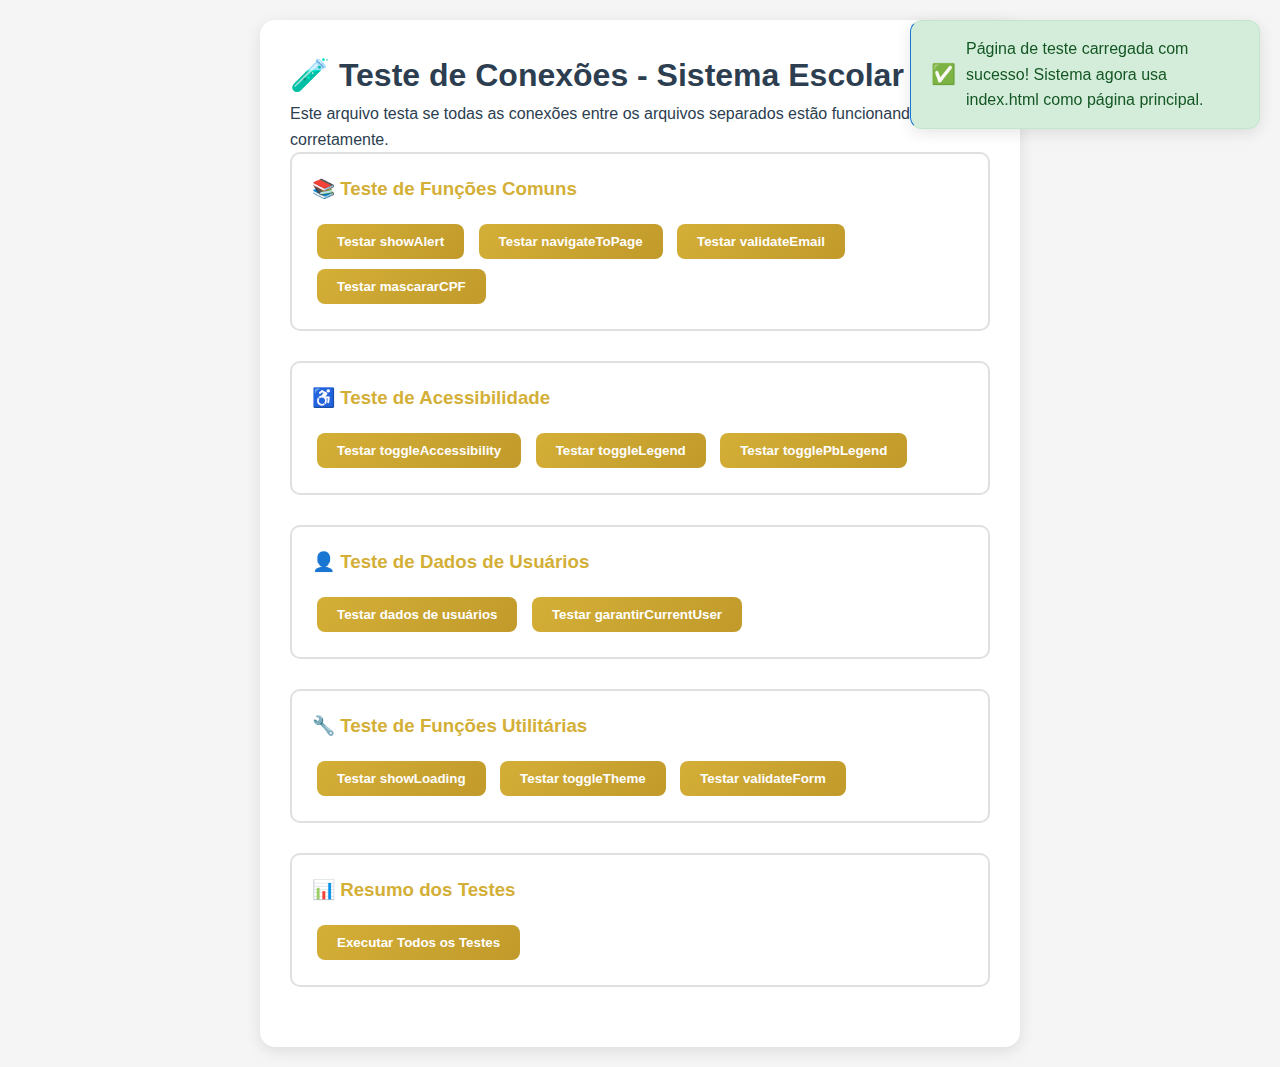
<file: test-conexoes.html>
<!DOCTYPE html>
<html lang="pt-BR">
<head>
    <meta charset="UTF-8">
    <meta name="viewport" content="width=device-width, initial-scale=1.0">
    <title>Teste de Conexões - Sistema Escolar</title>
    <link rel="stylesheet" href="shared/common.css">
    <style>
        body {
            font-family: Arial, sans-serif;
            max-width: 800px;
            margin: 0 auto;
            padding: 20px;
            background: #f5f5f5;
        }
        .test-container {
            background: white;
            padding: 30px;
            border-radius: 15px;
            box-shadow: 0 4px 15px rgba(0,0,0,0.1);
        }
        .test-section {
            margin-bottom: 30px;
            padding: 20px;
            border: 2px solid #e0e0e0;
            border-radius: 10px;
        }
        .test-section h3 {
            color: #D4AF37;
            margin-bottom: 15px;
        }
        .test-button {
            background: linear-gradient(135deg, #D4AF37, #C19A2B);
            color: white;
            border: none;
            padding: 10px 20px;
            border-radius: 8px;
            cursor: pointer;
            margin: 5px;
            font-weight: 600;
        }
        .test-button:hover {
            transform: translateY(-2px);
            box-shadow: 0 4px 15px rgba(212, 175, 55, 0.3);
        }
        .result {
            margin-top: 10px;
            padding: 10px;
            border-radius: 5px;
            font-weight: 600;
        }
        .success {
            background: #d4edda;
            color: #155724;
            border: 1px solid #c3e6cb;
        }
        .error {
            background: #f8d7da;
            color: #721c24;
            border: 1px solid #f5c6cb;
        }
    </style>
</head>
<body>
    <div class="test-container">
        <h1>🧪 Teste de Conexões - Sistema Escolar</h1>
        <p>Este arquivo testa se todas as conexões entre os arquivos separados estão funcionando corretamente.</p>

        <div class="test-section">
            <h3>📚 Teste de Funções Comuns</h3>
            <button class="test-button" onclick="testShowAlert()">Testar showAlert</button>
            <button class="test-button" onclick="testNavigateToPage()">Testar navigateToPage</button>
            <button class="test-button" onclick="testValidateEmail()">Testar validateEmail</button>
            <button class="test-button" onclick="testMascararCPF()">Testar mascararCPF</button>
            <div id="common-result" class="result" style="display: none;"></div>
        </div>

        <div class="test-section">
            <h3>♿ Teste de Acessibilidade</h3>
            <button class="test-button" onclick="testToggleAccessibility()">Testar toggleAccessibility</button>
            <button class="test-button" onclick="testToggleLegend()">Testar toggleLegend</button>
            <button class="test-button" onclick="testTogglePbLegend()">Testar togglePbLegend</button>
            <div id="accessibility-result" class="result" style="display: none;"></div>
        </div>

        <div class="test-section">
            <h3>👤 Teste de Dados de Usuários</h3>
            <button class="test-button" onclick="testUsersData()">Testar dados de usuários</button>
            <button class="test-button" onclick="testGarantirCurrentUser()">Testar garantirCurrentUser</button>
            <div id="users-result" class="result" style="display: none;"></div>
        </div>

        <div class="test-section">
            <h3>🔧 Teste de Funções Utilitárias</h3>
            <button class="test-button" onclick="testShowLoading()">Testar showLoading</button>
            <button class="test-button" onclick="testToggleTheme()">Testar toggleTheme</button>
            <button class="test-button" onclick="testValidateForm()">Testar validateForm</button>
            <div id="utils-result" class="result" style="display: none;"></div>
        </div>

        <div class="test-section">
            <h3>📊 Resumo dos Testes</h3>
            <button class="test-button" onclick="runAllTests()">Executar Todos os Testes</button>
            <div id="summary-result" class="result" style="display: none;"></div>
        </div>
    </div>

    <!-- Scripts -->
    <script src="shared/common.js"></script>
    <script>
        // Funções de teste
        function testShowAlert() {
            try {
                if (typeof showAlert === 'function') {
                    showAlert('Teste de alerta funcionando!', 'success');
                    showResult('common-result', '✅ showAlert funcionando corretamente', 'success');
                } else {
                    showResult('common-result', '❌ showAlert não encontrada', 'error');
                }
            } catch (error) {
                showResult('common-result', '❌ Erro ao testar showAlert: ' + error.message, 'error');
            }
        }

        function testNavigateToPage() {
            try {
                if (typeof navigateToPage === 'function') {
                    showResult('common-result', '✅ navigateToPage funcionando corretamente', 'success');
                } else {
                    showResult('common-result', '❌ navigateToPage não encontrada', 'error');
                }
            } catch (error) {
                showResult('common-result', '❌ Erro ao testar navigateToPage: ' + error.message, 'error');
            }
        }

        function testValidateEmail() {
            try {
                if (typeof validateEmail === 'function') {
                    const testEmail = 'teste@exemplo.com';
                    const result = validateEmail(testEmail);
                    if (result) {
                        showResult('common-result', '✅ validateEmail funcionando corretamente', 'success');
                    } else {
                        showResult('common-result', '❌ validateEmail retornou resultado incorreto', 'error');
                    }
                } else {
                    showResult('common-result', '❌ validateEmail não encontrada', 'error');
                }
            } catch (error) {
                showResult('common-result', '❌ Erro ao testar validateEmail: ' + error.message, 'error');
            }
        }

        function testMascararCPF() {
            try {
                if (typeof mascararCPF === 'function') {
                    const testCPF = '12345678901';
                    const result = mascararCPF(testCPF);
                    if (result && result.includes('.')) {
                        showResult('common-result', '✅ mascararCPF funcionando corretamente', 'success');
                    } else {
                        showResult('common-result', '❌ mascararCPF retornou resultado incorreto', 'error');
                    }
                } else {
                    showResult('common-result', '❌ mascararCPF não encontrada', 'error');
                }
            } catch (error) {
                showResult('common-result', '❌ Erro ao testar mascararCPF: ' + error.message, 'error');
            }
        }

        function testToggleAccessibility() {
            try {
                if (typeof toggleAccessibility === 'function') {
                    showResult('accessibility-result', '✅ toggleAccessibility funcionando corretamente', 'success');
                } else {
                    showResult('accessibility-result', '❌ toggleAccessibility não encontrada', 'error');
                }
            } catch (error) {
                showResult('accessibility-result', '❌ Erro ao testar toggleAccessibility: ' + error.message, 'error');
            }
        }

        function testToggleLegend() {
            try {
                if (typeof toggleLegend === 'function') {
                    showResult('accessibility-result', '✅ toggleLegend funcionando corretamente', 'success');
                } else {
                    showResult('accessibility-result', '❌ toggleLegend não encontrada', 'error');
                }
            } catch (error) {
                showResult('accessibility-result', '❌ Erro ao testar toggleLegend: ' + error.message, 'error');
            }
        }

        function testTogglePbLegend() {
            try {
                if (typeof togglePbLegend === 'function') {
                    showResult('accessibility-result', '✅ togglePbLegend funcionando corretamente', 'success');
                } else {
                    showResult('accessibility-result', '❌ togglePbLegend não encontrada', 'error');
                }
            } catch (error) {
                showResult('accessibility-result', '❌ Erro ao testar togglePbLegend: ' + error.message, 'error');
            }
        }

        function testUsersData() {
            try {
                if (typeof users !== 'undefined' && users !== null) {
                    const userCount = Object.keys(users).length;
                    showResult('users-result', `✅ Dados de usuários carregados (${userCount} usuários)`, 'success');
                } else {
                    showResult('users-result', '❌ Dados de usuários não encontrados', 'error');
                }
            } catch (error) {
                showResult('users-result', '❌ Erro ao testar dados de usuários: ' + error.message, 'error');
            }
        }

        function testGarantirCurrentUser() {
            try {
                if (typeof garantirCurrentUser === 'function') {
                    showResult('users-result', '✅ garantirCurrentUser funcionando corretamente', 'success');
                } else {
                    showResult('users-result', '❌ garantirCurrentUser não encontrada', 'error');
                }
            } catch (error) {
                showResult('users-result', '❌ Erro ao testar garantirCurrentUser: ' + error.message, 'error');
            }
        }

        function testShowLoading() {
            try {
                if (typeof showLoading === 'function') {
                    showResult('utils-result', '✅ showLoading funcionando corretamente', 'success');
                } else {
                    showResult('utils-result', '❌ showLoading não encontrada', 'error');
                }
            } catch (error) {
                showResult('utils-result', '❌ Erro ao testar showLoading: ' + error.message, 'error');
            }
        }

        function testToggleTheme() {
            try {
                if (typeof toggleTheme === 'function') {
                    showResult('utils-result', '✅ toggleTheme funcionando corretamente', 'success');
                } else {
                    showResult('utils-result', '❌ toggleTheme não encontrada', 'error');
                }
            } catch (error) {
                showResult('utils-result', '❌ Erro ao testar toggleTheme: ' + error.message, 'error');
            }
        }

        function testValidateForm() {
            try {
                if (typeof validateForm === 'function') {
                    showResult('utils-result', '✅ validateForm funcionando corretamente', 'success');
                } else {
                    showResult('utils-result', '❌ validateForm não encontrada', 'error');
                }
            } catch (error) {
                showResult('utils-result', '❌ Erro ao testar validateForm: ' + error.message, 'error');
            }
        }

        function runAllTests() {
            const tests = [
                testShowAlert, testNavigateToPage, testValidateEmail, testMascararCPF,
                testToggleAccessibility, testToggleLegend, testTogglePbLegend,
                testUsersData, testGarantirCurrentUser, testShowLoading, testToggleTheme, testValidateForm
            ];

            let passed = 0;
            let total = tests.length;

            tests.forEach(test => {
                try {
                    test();
                    passed++;
                } catch (error) {
                    console.error('Erro no teste:', error);
                }
            });

            const percentage = Math.round((passed / total) * 100);
            const message = `📊 Testes concluídos: ${passed}/${total} (${percentage}%)`;
            
            if (percentage >= 90) {
                showResult('summary-result', message + ' - ✅ Excelente!', 'success');
            } else if (percentage >= 70) {
                showResult('summary-result', message + ' - ⚠️ Bom, mas pode melhorar', 'success');
            } else {
                showResult('summary-result', message + ' - ❌ Precisa de correções', 'error');
            }
        }

        function showResult(elementId, message, type) {
            const element = document.getElementById(elementId);
            element.textContent = message;
            element.className = `result ${type}`;
            element.style.display = 'block';
        }

        // Executar teste inicial ao carregar a página
        document.addEventListener('DOMContentLoaded', function() {
            showAlert('Página de teste carregada com sucesso! Sistema agora usa index.html como página principal.', 'success');
        });
    </script>
</body>
</html>
</file>
<file: styles.css>
/* ===== ACESSIBILIDADE ===== */
/* Modo Daltônico - Células de Nota */
.daltonismo-mode .grade-excelente {
    background: #0066cc !important;
    position: relative;
    padding-right: 35px !important;
}

.daltonismo-mode .grade-excelente::after {
    content: "★";
    position: absolute;
    right: 10px;
    top: 50%;
    transform: translateY(-50%);
    color: white;
    font-weight: bold;
    font-size: 18px;
}

.daltonismo-mode .grade-bom {
    background: #666666 !important;
    position: relative;
    padding-right: 35px !important;
}

.daltonismo-mode .grade-bom::after {
    content: "●";
    position: absolute;
    right: 10px;
    top: 50%;
    transform: translateY(-50%);
    color: white;
    font-weight: bold;
    font-size: 18px;
}

.daltonismo-mode .grade-regular {
    background: #cc6600 !important;
    position: relative;
    padding-right: 35px !important;
}

.daltonismo-mode .grade-regular::after {
    content: "▲";
    position: absolute;
    right: 10px;
    top: 50%;
    transform: translateY(-50%);
    color: white;
    font-weight: bold;
    font-size: 18px;
}

.daltonismo-mode .grade-insatisfatorio {
    background: #000000 !important;
    position: relative;
    padding-right: 35px !important;
}

.daltonismo-mode .grade-insatisfatorio::after {
    content: "✖";
    position: absolute;
    right: 10px;
    top: 50%;
    transform: translateY(-50%);
    color: white;
    font-weight: bold;
    font-size: 18px;
}

/* Modo Daltônico - Status Indicators */
.daltonismo-mode .status-indicator {
    position: relative;
    padding-right: 35px !important;
}

.daltonismo-mode .status-muito-bem::after {
    content: "★";
    position: absolute;
    right: 10px;
    top: 50%;
    transform: translateY(-50%);
    color: white;
    font-weight: bold;
    font-size: 18px;
}

.daltonismo-mode .status-bem::after {
    content: "●";
    position: absolute;
    right: 10px;
    top: 50%;
    transform: translateY(-50%);
    color: white;
    font-weight: bold;
    font-size: 18px;
}

.daltonismo-mode .status-atencao::after {
    content: "▲";
    position: absolute;
    right: 10px;
    top: 50%;
    transform: translateY(-50%);
    color: white;
    font-weight: bold;
    font-size: 18px;
}

.daltonismo-mode .status-mal::after {
    content: "✖";
    position: absolute;
    right: 10px;
    top: 50%;
    transform: translateY(-50%);
    color: white;
    font-weight: bold;
    font-size: 18px;
}

.preto-e-branco-mode {
    filter: grayscale(100%) contrast(1.1);
}

.preto-e-branco-mode .status-excelente::before {
    content: "■";
}

.preto-e-branco-mode .status-bom::before {
    content: "●";
}

.preto-e-branco-mode .status-atencao::before {
    content: "▲";
}

.preto-e-branco-mode .status-ruim::before {
    content: "✖";
}

.preto-e-branco-mode .status-indicator::before,
.preto-e-branco-mode .content-box::before {
    position: absolute;
    left: 10px;
    top: 50%;
    transform: translateY(-50%);
    color: white;
    font-weight: bold;
    font-size: 14px;
    text-shadow: 1px 1px 2px black;
}

.preto-e-branco-mode .status-indicator,
.preto-e-branco-mode .content-box {
    position: relative;
    padding-left: 30px !important;
}

.accessibility-menu {
    position: fixed;
    top: 20px;
    left: 20px;
    z-index: 1000;
    padding-bottom: 15px;
}

.accessibility-toggle {
    background: linear-gradient(135deg, #3498DB, #2980B9);
    color: white;
    border: none;
    padding: 12px 20px;
    border-radius: 25px;
    cursor: pointer;
    font-size: 14px;
    font-weight: 600;
    box-shadow: 0 4px 15px rgba(0, 0, 0, 0.2);
    transition: all 0.3s ease;
    display: flex;
    align-items: center;
    gap: 8px;
}

.accessibility-toggle:hover {
    transform: translateY(-2px);
    box-shadow: 0 6px 20px rgba(0, 0, 0, 0.3);
}

.accessibility-options {
    display: none;
    opacity: 0;
    visibility: hidden;
    position: absolute;
    top: 100%;
    left: 0;
    background-color: white;
    border-radius: 15px;
    box-shadow: 0 8px 25px rgba(0, 0, 0, 0.15);
    padding: 10px;
    margin-top: -5px;
    min-width: 180px;
    overflow: hidden;
    transition: opacity 0.3s ease, visibility 0.3s ease;
}

.accessibility-options a {
    display: block;
    padding: 10px 15px;
    color: #333;
    text-decoration: none;
    border-radius: 10px;
    font-size: 14px;
    transition: background-color 0.2s ease;
}

.accessibility-options a:hover {
    background-color: #f0f0f0;
}

.accessibility-menu:hover .accessibility-options,
.accessibility-options.show {
    display: block;
    opacity: 1;
    visibility: visible;
}

.legend-toggle,
.pb-legend-toggle {
    position: fixed;
    top: 20px;
    left: 200px;
    z-index: 1000;
    background: #0066cc;
    color: white;
    border: none;
    padding: 10px 18px;
    border-radius: 15px;
    cursor: pointer;
    font-size: 12px;
    font-weight: 600;
    transition: all 0.3s ease;
    display: none;
    box-shadow: 0 3px 10px rgba(0, 0, 0, 0.2);
}

.legend-toggle:hover {
    background: #0052a3;
    transform: translateY(-2px);
    box-shadow: 0 5px 15px rgba(0, 0, 0, 0.3);
}

.pb-legend-toggle {
    left: 385px;
    background: #666;
}

.pb-legend-toggle:hover {
    background: #555;
    transform: translateY(-2px);
    box-shadow: 0 5px 15px rgba(0, 0, 0, 0.3);
}

.daltonismo-mode .legend-toggle {
    display: block;
}

.preto-e-branco-mode .pb-legend-toggle {
    display: block;
}

.daltonismo-legend,
.pb-legend {
    position: fixed;
    top: 50%;
    left: 50%;
    transform: translate(-50%, -50%);
    z-index: 9999;
    background: white;
    border: 3px solid #D4AF37;
    border-radius: 20px;
    padding: 30px;
    box-shadow: 0 10px 40px rgba(0, 0, 0, 0.3);
    width: 450px;
    max-width: 90vw;
    font-size: 14px;
    display: none;
}

.pb-legend {
    border-color: #666;
}

.daltonismo-legend.show,
.pb-legend.show {
    display: block;
    animation: fadeInScale 0.3s ease-out;
}

@keyframes fadeInScale {
    from {
        opacity: 0;
        transform: translate(-50%, -50%) scale(0.9);
    }
    to {
        opacity: 1;
        transform: translate(-50%, -50%) scale(1);
    }
}

.daltonismo-legend::before {
    content: '🎨 Legenda - Modo Daltônico';
    display: block;
    font-size: 18px;
    font-weight: bold;
    color: #D4AF37;
    margin-bottom: 20px;
    text-align: center;
    border-bottom: 3px solid #D4AF37;
    padding-bottom: 12px;
    position: relative;
}

.pb-legend::before {
    content: '⚪ Legenda - Preto e Branco';
    display: block;
    font-size: 18px;
    font-weight: bold;
    color: #666;
    margin-bottom: 20px;
    text-align: center;
    border-bottom: 3px solid #666;
    padding-bottom: 12px;
    position: relative;
}

/* Botão de fechar nas legendas */
.legend-close-btn {
    position: absolute;
    top: 15px;
    right: 15px;
    width: 35px;
    height: 35px;
    background: rgba(212, 175, 55, 0.2);
    border: 2px solid #D4AF37;
    border-radius: 50%;
    display: flex;
    align-items: center;
    justify-content: center;
    cursor: pointer;
    font-size: 20px;
    color: #D4AF37;
    font-weight: bold;
    transition: all 0.3s ease;
    z-index: 10;
}

.legend-close-btn:hover {
    background: #D4AF37;
    color: white;
    transform: rotate(90deg);
    box-shadow: 0 3px 10px rgba(0, 0, 0, 0.2);
}

.pb-legend .legend-close-btn {
    background: rgba(102, 102, 102, 0.2);
    border-color: #666;
    color: #666;
}

.pb-legend .legend-close-btn:hover {
    background: #666;
    color: white;
}

.legend-item {
    display: flex;
    align-items: center;
    justify-content: center;
    margin-bottom: 15px;
    gap: 20px;
    padding: 15px;
    border-radius: 12px;
    transition: all 0.3s ease;
    background: #fafafa;
}

.legend-item:last-child {
    margin-bottom: 0;
}

.legend-item:hover {
    background: #f5f3e8;
    transform: scale(1.05);
    box-shadow: 0 3px 15px rgba(0, 0, 0, 0.1);
}

.legend-symbol {
    width: 40px;
    height: 40px;
    min-width: 40px;
    display: flex;
    align-items: center;
    justify-content: center;
    border-radius: 10px;
    color: white;
    font-weight: bold;
    font-size: 20px;
    box-shadow: 0 4px 12px rgba(0, 0, 0, 0.25);
    flex-shrink: 0;
}

.legend-text {
    color: #333;
    font-weight: 700;
    font-size: 16px;
    text-align: left;
    flex: 1;
}

.pb-legend .legend-symbol {
    background: #666;
}

/* ===== VARIÁVEIS CSS GLOBAIS ===== */
:root {
    --primary-gold: #D4AF37;
    --secondary-gold: #C19A2B;
    --dark-gold: #B8941F;
    --primary-blue: #42A5F5;
    --secondary-blue: #2196F3;
    --primary-green: #2ecc71;
    --secondary-green: #27ae60;
    --text-dark: #2c3e50;
    --text-gray: #7f8c8d;
    --bg-light: #f8f9fa;
    --shadow-sm: 0 2px 8px rgba(0, 0, 0, 0.08);
    --shadow-md: 0 4px 15px rgba(0, 0, 0, 0.1);
    --shadow-lg: 0 8px 25px rgba(0, 0, 0, 0.15);
    --shadow-xl: 0 12px 35px rgba(0, 0, 0, 0.2);
    --transition-fast: 0.2s cubic-bezier(0.4, 0, 0.2, 1);
    --transition-normal: 0.3s cubic-bezier(0.4, 0, 0.2, 1);
    --transition-slow: 0.5s cubic-bezier(0.4, 0, 0.2, 1);
    --border-radius-sm: 8px;
    --border-radius-md: 12px;
    --border-radius-lg: 15px;
    --border-radius-xl: 20px;
}

/* ===== RESET E CONFIGURAÇÕES BÁSICAS ===== */
* {
    margin: 0;
    padding: 0;
    box-sizing: border-box;
}

body {
    font-family: -apple-system, BlinkMacSystemFont, 'Segoe UI', Roboto, Arial, sans-serif;
    background-color: #f5f5f5;
    min-height: 100vh;
    position: relative;
    overflow-x: hidden;
    -webkit-font-smoothing: antialiased;
    -moz-osx-font-smoothing: grayscale;
}

/* ===== ANIMAÇÕES GLOBAIS ===== */
@keyframes fadeInUp {
    from {
        opacity: 0;
        transform: translateY(30px);
    }
    to {
        opacity: 1;
        transform: translateY(0);
    }
}

@keyframes fadeInLeft {
    from {
        opacity: 0;
        transform: translateX(-30px);
    }
    to {
        opacity: 1;
        transform: translateX(0);
    }
}

@keyframes fadeInRight {
    from {
        opacity: 0;
        transform: translateX(30px);
    }
    to {
        opacity: 1;
        transform: translateX(0);
    }
}

@keyframes scaleIn {
    from {
        opacity: 0;
        transform: scale(0.8);
    }
    to {
        opacity: 1;
        transform: scale(1);
    }
}

@keyframes shimmer {
    0% {
        background-position: -1000px 0;
    }
    100% {
        background-position: 1000px 0;
    }
}

@keyframes slideInUp {
    from {
        opacity: 0;
        transform: translateY(20px);
    }
    to {
        opacity: 1;
        transform: translateY(0);
    }
}

@keyframes bounce {
    0%, 100% {
        transform: translateY(0);
    }
    50% {
        transform: translateY(-5px);
    }
}

/* ===== SCROLL SUAVE ===== */
html {
    scroll-behavior: smooth;
}

::-webkit-scrollbar {
    width: 10px;
    height: 10px;
}

::-webkit-scrollbar-track {
    background: #f1f1f1;
    border-radius: 10px;
}

::-webkit-scrollbar-thumb {
    background: linear-gradient(135deg, var(--primary-gold), var(--secondary-gold));
    border-radius: 10px;
    transition: var(--transition-normal);
}

::-webkit-scrollbar-thumb:hover {
    background: linear-gradient(135deg, var(--secondary-gold), var(--dark-gold));
}

/* ===== ELEMENTOS DECORATIVOS DE FUNDO ===== */
.bg-shapes {
    position: fixed;
    top: 0;
    left: 0;
    width: 100%;
    height: 100%;
    z-index: -1;
    pointer-events: none;
}

.shape {
    position: absolute;
}

.shape-1 {
    top: 0;
    left: 0;
    width: 150px;
    height: 100px;
    background: linear-gradient(135deg, #F1C40F, #F39C12);
    border-radius: 0 0 50px 0;
}

.shape-2 {
    top: 0;
    right: 0;
    width: 250px;
    height: 150px;
    background: linear-gradient(135deg, #3498DB, #5DADE2);
    border-radius: 0 0 0 80px;
}

.shape-3 {
    bottom: 0;
    left: 0;
    width: 200px;
    height: 200px;
    background: linear-gradient(45deg, #3498DB, #5DADE2);
    border-radius: 0 200px 0 0;
}

.shape-4 {
    bottom: 0;
    right: 0;
    width: 180px;
    height: 180px;
    background: linear-gradient(45deg, #F1C40F, #F39C12);
    border-radius: 180px 0 0 0;
}

/* ===== CONTAINER GERAL ===== */
.app-container {
    position: relative;
    z-index: 1;
    min-height: 100vh;
}

/* ===== PÁGINAS (OCULTAS POR PADRÃO) ===== */
.page {
    display: none;
    min-height: 100vh;
    padding: 20px;
}

.page.active {
    display: block;
}

/* ===== PÁGINA DE LOGIN ===== */
.login-page {
    display: flex;
    flex-direction: column;
    align-items: center;
    justify-content: center;
    min-height: 100vh;
}

.login-container {
    width: 100%;
    max-width: 380px;
}

.header {
    text-align: center;
    margin-bottom: 50px;
}

.logo {
    width: 80px;
    height: 80px;
    background: url('data:image/svg+xml,<svg xmlns="http://www.w3.org/2000/svg" viewBox="0 0 100 100"><circle cx="50" cy="50" r="45" fill="%233498DB"/><path d="M30 40h40v20H30z" fill="%23F1C40F"/><circle cx="50" cy="30" r="8" fill="%23E74C3C"/></svg>') center/cover;
    margin: 0 auto 25px;
    border-radius: 50%;
    box-shadow: 
        var(--shadow-md),
        0 0 25px rgba(52, 152, 219, 0.2);
    transition: all var(--transition-normal) ease;
    animation: scaleIn 0.5s ease-out;
}

.logo:hover {
    transform: scale(1.05) rotate(5deg);
    box-shadow: 
        var(--shadow-lg),
        0 0 35px rgba(52, 152, 219, 0.3);
}

.title {
    font-size: 32px;
    font-weight: 700;
    color: #2c3e50;
    margin-bottom: 10px;
}

.form-container {
    background: rgba(255, 255, 255, 0.95);
    backdrop-filter: blur(10px);
    border-radius: 20px;
    padding: 40px 30px;
    box-shadow: 0 15px 50px rgba(0, 0, 0, 0.1);
    border: 1px solid rgba(255, 255, 255, 0.2);
}

.form-group {
    margin-bottom: 25px;
}

.form-label {
    display: block;
    font-weight: 600;
    color: #2c3e50;
    margin-bottom: 10px;
    font-size: 15px;
}

.form-input {
    width: 100%;
    padding: 16px;
    border: 2px solid rgba(236, 240, 241, 0.8);
    border-radius: var(--border-radius-md);
    font-size: 16px;
    transition: all var(--transition-normal) ease;
    background: rgba(255, 255, 255, 0.95);
    backdrop-filter: blur(5px);
}

.form-input:hover {
    border-color: rgba(52, 152, 219, 0.3);
}

.form-input:focus {
    outline: none;
    border-color: var(--primary-blue);
    box-shadow: 
        0 0 0 4px rgba(52, 152, 219, 0.1),
        var(--shadow-sm);
    transform: translateY(-2px);
    background: white;
}

.email-container,
.password-container {
    position: relative;
}

.email-icon,
.password-icon {
    position: absolute;
    left: 16px;
    top: 50%;
    transform: translateY(-50%);
    color: #7f8c8d;
    font-size: 18px;
}

.email-input,
.password-input {
    padding-left: 50px;
}

.register-section {
    background: rgba(52, 152, 219, 0.1);
    border-radius: 15px;
    padding: 20px;
    margin-bottom: 25px;
}

.register-text {
    font-size: 14px;
    color: #2c3e50;
    margin-bottom: 15px;
    text-align: center;
}

.register-buttons {
    display: flex;
    flex-direction: column;
    gap: 12px;
}

.register-btn {
    padding: 14px 20px;
    border: none;
    border-radius: 10px;
    font-size: 14px;
    font-weight: 600;
    cursor: pointer;
    transition: all 0.3s ease;
    background: linear-gradient(135deg, #3498DB, #2980B9);
    color: white;
}

.register-btn:hover {
    background: linear-gradient(135deg, #2980B9, #1F5F99);
    transform: translateY(-1px);
}

.forgot-password {
    text-align: center;
    margin-bottom: 25px;
}

.forgot-password a {
    color: #7f8c8d;
    text-decoration: none;
    font-size: 14px;
}

.forgot-password a:hover {
    color: #3498DB;
    text-decoration: underline;
}

.login-button,
.submit-button {
    width: 100%;
    padding: 18px;
    background: linear-gradient(135deg, #3498DB, #2980B9);
    border: none;
    border-radius: 15px;
    color: white;
    font-size: 16px;
    font-weight: 700;
    cursor: pointer;
    transition: all 0.3s ease;
    margin-bottom: 30px;
}

.login-button:hover,
.submit-button:hover {
    background: linear-gradient(135deg, #2980B9, #1F5F99);
    transform: translateY(-2px);
    box-shadow: 0 8px 25px rgba(52, 152, 219, 0.4);
}

.credentials-info {
    background-color: #ecf0f1;
    border-radius: 10px;
    padding: 15px;
    margin-bottom: 20px;
    font-size: 13px;
    color: #7f8c8d;
    text-align: center;
}

.credentials-info p {
    margin: 5px 0;
}

/* ===== LAYOUT COM SIDEBAR ===== */
.main-layout {
    display: flex;
    max-width: 1400px;
    margin: 0 auto;
    padding: 40px 20px;
    gap: 30px;
    min-height: 100vh;
    align-items: flex-start;
}

.sidebar {
    background: rgba(255, 255, 255, 0.95);
    backdrop-filter: blur(10px);
    -webkit-backdrop-filter: blur(10px);
    border-radius: var(--border-radius-xl);
    padding: 20px;
    box-shadow: 
        var(--shadow-md),
        inset 0 1px 0 rgba(255, 255, 255, 0.8);
    border: 1px solid rgba(255, 255, 255, 0.5);
    min-width: 200px;
    position: sticky;
    top: 40px;
    animation: fadeInLeft 0.5s ease-out;
}

.menu-item {
    display: flex;
    align-items: center;
    padding: 15px 20px;
    border-radius: var(--border-radius-md);
    margin-bottom: 10px;
    cursor: pointer;
    transition: all var(--transition-normal) ease;
    font-weight: 500;
    font-size: 16px;
    position: relative;
    overflow: hidden;
}

.menu-item::before {
    content: '';
    position: absolute;
    left: 0;
    top: 0;
    height: 100%;
    width: 4px;
    background: linear-gradient(135deg, var(--primary-gold), var(--secondary-gold));
    transform: scaleY(0);
    transition: transform var(--transition-normal) ease;
}

.menu-item:hover::before {
    transform: scaleY(1);
}

.menu-item.active {
    background: linear-gradient(135deg, var(--primary-gold), var(--secondary-gold));
    color: white;
    box-shadow: 
        var(--shadow-md),
        0 0 20px rgba(212, 175, 55, 0.3);
    transform: translateX(5px);
}

.menu-item.active::before {
    transform: scaleY(1);
    width: 100%;
    background: rgba(255, 255, 255, 0.1);
}

.menu-item:not(.active) {
    background: #f5f5f5;
    color: #666;
}

.menu-item:hover:not(.active) {
    background: #e0e0e0;
}

.menu-icon {
    width: 24px;
    height: 24px;
    margin-right: 15px;
    display: flex;
    align-items: center;
    justify-content: center;
    border-radius: 50%;
    font-size: 14px;
    font-weight: bold;
}

.menu-item.active .menu-icon {
    background: rgba(255, 255, 255, 0.3);
    color: white;
}

.menu-item:not(.active) .menu-icon {
    background: #ddd;
    color: #666;
}

.main-content {
    flex: 1;
    background: rgba(255, 255, 255, 0.95);
    backdrop-filter: blur(10px);
    -webkit-backdrop-filter: blur(10px);
    border-radius: var(--border-radius-xl);
    padding: 30px;
    box-shadow: 
        var(--shadow-md),
        inset 0 1px 0 rgba(255, 255, 255, 0.8);
    border: 1px solid rgba(255, 255, 255, 0.5);
    width: 100%;
    overflow-x: hidden;
    animation: fadeInUp 0.6s ease-out;
}

/* ===== BOLETIM/NOTAS ===== */
.notes-grid {
    width: 100%;
}

.grid-header {
    display: grid;
    grid-template-columns: 200px repeat(4, 1fr);
    gap: 15px;
    margin-bottom: 20px;
    align-items: center;
}

.category-label {
    font-weight: 600;
    color: #333;
    text-align: right;
    padding-right: 20px;
    font-size: 16px;
}

.status-indicator {
    padding: 8px 16px;
    border-radius: 8px;
    text-align: center;
    font-weight: 500;
    color: white;
    font-size: 14px;
    cursor: pointer;
    transition: all 0.3s ease;
}

.grid-row {
    display: grid;
    grid-template-columns: 200px repeat(4, 1fr);
    gap: 15px;
    margin-bottom: 15px;
    align-items: center;
}

.content-box {
    padding: 12px 16px;
    border-radius: 8px;
    text-align: center;
    font-weight: 500;
    color: white;
    font-size: 14px;
    cursor: pointer;
    transition: all 0.3s ease;
}

.status-excelente {
    background-color: #4CAF50;
}

.status-bom {
    background-color: #2196F3;
}

.status-atencao {
    background-color: #FF9800;
}

.status-ruim {
    background-color: #F44336;
}

/* ===== TOOL CARDS (FERRAMENTAS RÁPIDAS) ===== */
.tool-card {
    background: linear-gradient(135deg, #ffffff, #fafbfc);
    border: 2px solid rgba(224, 224, 224, 0.5);
    border-radius: var(--border-radius-lg);
    padding: 20px;
    text-align: center;
    cursor: pointer;
    transition: all var(--transition-normal) ease;
    box-shadow: var(--shadow-sm);
    position: relative;
    overflow: hidden;
    min-height: 140px;
    display: flex;
    flex-direction: column;
    justify-content: center;
    align-items: center;
}

.tool-card::before {
    content: '';
    position: absolute;
    top: 0;
    left: -100%;
    width: 100%;
    height: 100%;
    background: linear-gradient(90deg, 
        transparent, 
        rgba(212, 175, 55, 0.1), 
        transparent);
    transition: left 0.5s ease;
}

.tool-card:hover::before {
    left: 100%;
}

.tool-card:hover {
    background: linear-gradient(135deg, #ffffff, #fff9f0);
    border-color: var(--primary-gold);
    transform: translateY(-8px) scale(1.02);
    box-shadow: 
        var(--shadow-lg),
        0 0 30px rgba(212, 175, 55, 0.15);
}

.tool-icon {
    font-size: 42px;
    margin-bottom: 12px;
}

.tool-title {
    font-size: 16px;
    font-weight: 700;
    color: #2c3e50;
    margin-bottom: 5px;
}

.tool-desc {
    font-size: 13px;
    color: #7f8c8d;
}

/* ===== TURMAS ===== */
.turma-item {
    display: flex;
    align-items: center;
    justify-content: space-between;
    padding: 25px;
    background: linear-gradient(135deg, #ffffff, #fafbfc);
    border: 2px solid rgba(224, 224, 224, 0.5);
    border-radius: var(--border-radius-lg);
    margin-bottom: 20px;
    transition: all var(--transition-normal) ease;
    box-shadow: var(--shadow-sm);
    position: relative;
    overflow: hidden;
}

.turma-item::before {
    content: '';
    position: absolute;
    top: -50%;
    right: -50%;
    width: 200%;
    height: 200%;
    background: radial-gradient(circle, rgba(212, 175, 55, 0.08), transparent 60%);
    opacity: 0;
    transition: opacity var(--transition-slow) ease;
}

.turma-item:hover::before {
    opacity: 1;
}

.turma-item:hover {
    background: linear-gradient(135deg, #ffffff, #fff9f0);
    border-color: var(--primary-gold);
    transform: translateY(-5px) scale(1.01);
    box-shadow: 
        var(--shadow-md),
        0 0 30px rgba(212, 175, 55, 0.15);
}

.turma-info {
    display: flex;
    align-items: center;
    gap: 20px;
}

.turma-icon {
    width: 60px;
    height: 60px;
    background: linear-gradient(135deg, #D4AF37, #C19A2B);
    border-radius: 50%;
    display: flex;
    align-items: center;
    justify-content: center;
    color: white;
    font-size: 28px;
    box-shadow: 0 4px 15px rgba(212, 175, 55, 0.3);
}

.turma-details h3 {
    font-size: 18px;
    font-weight: 700;
    color: #2c3e50;
    margin-bottom: 8px;
}

.turma-details p {
    font-size: 15px;
    color: #555;
    font-weight: 500;
}

.btn-gerenciar,
.btn {
    background: linear-gradient(135deg, #e0e0e0, #d5d5d5);
    color: var(--text-dark);
    border: none;
    padding: 14px 28px;
    border-radius: var(--border-radius-md);
    cursor: pointer;
    font-weight: 600;
    font-size: 15px;
    transition: all var(--transition-normal) ease;
    box-shadow: var(--shadow-md);
    position: relative;
    overflow: hidden;
}

.btn::before {
    content: '';
    position: absolute;
    top: 50%;
    left: 50%;
    width: 0;
    height: 0;
    border-radius: 50%;
    background: rgba(255, 255, 255, 0.3);
    transform: translate(-50%, -50%);
    transition: width 0.6s, height 0.6s;
}

.btn:hover::before {
    width: 300px;
    height: 300px;
}

.btn:hover {
    transform: translateY(-3px);
    box-shadow: var(--shadow-lg);
}

.btn:active {
    transform: translateY(-1px);
}

.btn-gerenciar:hover {
    background: linear-gradient(135deg, #d0d0d0, #c5c5c5);
    transform: translateY(-2px);
    box-shadow: 0 5px 15px rgba(0, 0, 0, 0.15);
}

.btn-edit {
    background: linear-gradient(135deg, var(--primary-blue), var(--secondary-blue));
    color: white;
    box-shadow: 
        var(--shadow-md),
        0 0 20px rgba(66, 165, 245, 0.2);
    position: relative;
    overflow: hidden;
}

.btn-edit::after {
    content: '';
    position: absolute;
    top: 50%;
    left: 50%;
    width: 0;
    height: 0;
    border-radius: 50%;
    background: rgba(255, 255, 255, 0.2);
    transform: translate(-50%, -50%);
    transition: width 0.5s ease, height 0.5s ease;
}

.btn-edit:hover::after {
    width: 300px;
    height: 300px;
}

.btn-edit:hover {
    background: linear-gradient(135deg, var(--secondary-blue), #1976D2);
    transform: translateY(-3px);
    box-shadow: 
        var(--shadow-lg),
        0 0 30px rgba(33, 150, 243, 0.4);
}

.btn-save {
    background: linear-gradient(135deg, var(--primary-green), var(--secondary-green));
    color: white;
    box-shadow: 
        var(--shadow-md),
        0 0 20px rgba(46, 204, 113, 0.2);
    position: relative;
    overflow: hidden;
}

.btn-save::after {
    content: '';
    position: absolute;
    top: 50%;
    left: 50%;
    width: 0;
    height: 0;
    border-radius: 50%;
    background: rgba(255, 255, 255, 0.2);
    transform: translate(-50%, -50%);
    transition: width 0.5s ease, height 0.5s ease;
}

.btn-save:hover::after {
    width: 300px;
    height: 300px;
}

.btn-save:hover {
    background: linear-gradient(135deg, var(--secondary-green), #229954);
    transform: translateY(-3px);
    box-shadow: 
        var(--shadow-lg),
        0 0 30px rgba(46, 204, 113, 0.4);
}

/* ===== PERFIL ===== */
.photo-section {
    text-align: center;
    margin-bottom: 40px;
    animation: fadeInUp 0.6s ease-out;
}

.user-photo {
    width: 150px;
    height: 150px;
    background: #e0e0e0;
    border-radius: 50%;
    display: inline-flex;
    align-items: center;
    justify-content: center;
    color: #666;
    font-size: 60px;
    cursor: pointer;
    transition: all 0.3s ease;
    margin-bottom: 20px;
}

.user-name {
    font-size: 24px;
    font-weight: 600;
    color: #333;
    margin-bottom: 10px;
}

.discipline-badge {
    display: inline-block;
    background: linear-gradient(135deg, var(--primary-gold), var(--secondary-gold));
    color: white;
    padding: 8px 16px;
    border-radius: 20px;
    font-size: 14px;
    font-weight: 500;
    box-shadow: 0 2px 8px rgba(212, 175, 55, 0.3);
}

/* ===== TABELA DE NOTAS ===== */
.grades-table {
    width: 100%;
    border-collapse: separate;
    border-spacing: 0 8px;
    margin-bottom: 40px;
    animation: fadeInUp 0.7s ease-out;
}

.grades-table th,
.grades-table td {
    padding: 20px 18px;
    text-align: center;
    border: 2px solid rgba(224, 224, 224, 0.5);
    border-radius: var(--border-radius-md);
    transition: all var(--transition-normal) ease;
}

.grades-table td:hover {
    transform: translateY(-2px);
    box-shadow: var(--shadow-sm);
}

.grades-table th {
    background: linear-gradient(135deg, #D4AF37, #C19A2B);
    font-weight: 700;
    color: white;
    text-transform: uppercase;
    letter-spacing: 0.5px;
    font-size: 14px;
    box-shadow: 0 3px 10px rgba(0, 0, 0, 0.1);
}

.grades-table th:first-child {
    text-align: left;
}

.grades-table td:first-child {
    text-align: left;
    font-weight: 600;
}

.subject-cell {
    background: linear-gradient(135deg, #f5f3e8, #ede8d5);
    font-weight: 700;
    color: #2c3e50;
    font-size: 15px;
    border-left: 4px solid #D4AF37;
    box-shadow: 0 2px 8px rgba(0, 0, 0, 0.08);
}

.content-cell {
    background: white;
    color: #2c3e50;
    cursor: pointer;
    font-weight: 600;
    font-size: 15px;
    transition: all 0.3s ease;
    box-shadow: 0 2px 8px rgba(0, 0, 0, 0.05);
}

.content-cell:hover {
    background: linear-gradient(135deg, #e3f2fd, #f3e5f5);
    color: #1976D2;
    transform: translateY(-2px);
    box-shadow: 0 4px 15px rgba(33, 150, 243, 0.2);
    border-color: #2196F3;
}

/* ===== SELECT E INPUTS ESPECIAIS ===== */
.select-container {
    position: relative;
}

.form-select {
    width: 100%;
    padding: 15px;
    border: 2px solid #ecf0f1;
    border-radius: 12px;
    font-size: 16px;
    background: white;
    cursor: pointer;
    appearance: none;
    color: #bdc3c7;
}

.select-arrow {
    position: absolute;
    right: 15px;
    top: 50%;
    transform: translateY(-50%);
    pointer-events: none;
    font-size: 12px;
    color: #7f8c8d;
}

/* ===== RECUPERAR SENHA ===== */
.recovery-card {
    background: white;
    border-radius: 20px;
    padding: 40px 30px;
    box-shadow: 0 10px 40px rgba(0, 0, 0, 0.1);
    text-align: center;
    max-width: 400px;
    margin: 0 auto;
}

.feedback-message {
    margin-top: 15px;
    padding: 10px;
    border-radius: 8px;
    font-size: 14px;
    font-weight: 500;
    display: none;
}

.feedback-message.success {
    background: #e8f5e8;
    color: #2e7d32;
    border: 1px solid #c8e6c9;
}

.feedback-message.error {
    background: #ffebee;
    color: #c62828;
    border: 1px solid #ffcdd2;
}

/* ===== RESPONSIVIDADE ===== */
@media (max-width: 1024px) {
    .main-layout {
        flex-direction: column;
        gap: 20px;
    }

    .sidebar {
        position: static;
        min-width: auto;
        width: 100%;
    }

    .grid-header,
    .grid-row {
        grid-template-columns: 1fr;
        gap: 10px;
    }
}

@media (max-width: 768px) {
    .main-layout {
        padding: 20px 10px;
    }

    .main-content {
        padding: 20px;
    }

    .category-label {
        text-align: left;
        padding-right: 0;
        font-size: 18px;
        font-weight: 700;
        margin-top: 20px;
        margin-bottom: 10px;
    }
}

/* ===== LOADING E ANIMAÇÕES ===== */
@keyframes fadeIn {
    from {
        opacity: 0;
        transform: translateY(20px);
    }

    to {
        opacity: 1;
        transform: translateY(0);
    }
}

.page.active {
    animation: fadeIn 0.5s ease-out;
}

.loading {
    text-align: center;
    padding: 50px;
    color: #666;
    font-size: 18px;
}

/* ===== ALERTAS CUSTOMIZADOS ===== */
.custom-alert {
    position: fixed;
    top: 20px;
    right: 20px;
    background: white;
    border: 1px solid #ddd;
    border-radius: 10px;
    padding: 20px;
    box-shadow: 0 10px 30px rgba(0, 0, 0, 0.1);
    z-index: 1000;
    max-width: 300px;
    transform: translateX(400px);
    transition: transform 0.3s ease;
}

.custom-alert.show {
    transform: translateX(0);
}

.custom-alert.success {
    border-color: #4CAF50;
    background: #e8f5e8;
}

.custom-alert.error {
    border-color: #f44336;
    background: #ffebee;
}

/* ===== ESTILOS ESPECÍFICOS DO DASHBOARD ALUNO ===== */

/* Boletim Container */
.boletim-container {
    background: rgba(255, 255, 255, 0.98);
    backdrop-filter: blur(10px);
    -webkit-backdrop-filter: blur(10px);
    border-radius: var(--border-radius-xl);
    padding: 40px;
    box-shadow: 
        var(--shadow-lg),
        inset 0 1px 0 rgba(255, 255, 255, 0.9);
    border: 1px solid rgba(255, 255, 255, 0.5);
    margin: 0 auto 40px auto;
    max-width: 1000px;
    width: 100%;
    animation: fadeInUp 0.6s ease-out;
}

.bd-header {
    display: flex;
    justify-content: space-between;
    align-items: center;
    margin-bottom: 30px;
    padding-bottom: 20px;
    border-bottom: 2px solid #f0f0f0;
}

.bd-perfil {
    display: flex;
    align-items: center;
    gap: 20px;
}

.bd-avatar-oval {
    border-radius: 12px;
    border: 3px solid #FFC107;
    box-shadow: 0 4px 15px rgba(0, 0, 0, 0.1);
}

.bd-perfil-info {
    display: flex;
    flex-direction: column;
    gap: 5px;
}

.bd-perfil-nome {
    font-size: 24px;
    font-weight: 700;
    color: #2c3e50;
    margin: 0;
}

.bd-perfil-meta {
    font-size: 14px;
    color: #7f8c8d;
    font-weight: 500;
}

.bd-projk {
    background: linear-gradient(135deg, var(--primary-gold), var(--secondary-gold));
    color: white;
    padding: 12px 24px;
    border-radius: 25px;
    font-weight: 700;
    font-size: 18px;
    box-shadow: 0 4px 15px rgba(212, 175, 55, 0.3);
}

/* Toolbar de Acessibilidade */
.bd-toolbar {
    display: flex;
    gap: 10px;
    margin-bottom: 25px;
    padding: 18px;
    background: linear-gradient(135deg, #f8f9fa, #ffffff);
    border-radius: var(--border-radius-lg);
    flex-wrap: wrap;
    box-shadow: var(--shadow-sm);
    border: 2px solid rgba(224, 224, 224, 0.3);
    justify-content: center;
}

.bd-btn {
    background: linear-gradient(135deg, #ffffff, #f8f9fa);
    border: 2px solid rgba(224, 224, 224, 0.5);
    border-radius: var(--border-radius-md);
    padding: 10px 16px;
    cursor: pointer;
    font-size: 15px;
    font-weight: 600;
    color: var(--text-dark);
    transition: all var(--transition-normal) ease;
    min-width: 45px;
    text-align: center;
    box-shadow: var(--shadow-sm);
    position: relative;
    overflow: hidden;
}

.bd-btn::before {
    content: '';
    position: absolute;
    top: 50%;
    left: 50%;
    width: 0;
    height: 0;
    border-radius: 50%;
    background: rgba(212, 175, 55, 0.2);
    transform: translate(-50%, -50%);
    transition: width 0.5s ease, height 0.5s ease;
}

.bd-btn:hover::before {
    width: 200px;
    height: 200px;
}

.bd-btn:hover {
    background: linear-gradient(135deg, var(--primary-gold), var(--secondary-gold));
    border-color: #FFC107;
    color: white;
    transform: translateY(-1px);
}

.bd-btn:active {
    transform: translateY(0);
}

/* Título do Boletim */
.boletim-title {
    font-size: 28px;
    font-weight: 700;
    color: #2c3e50;
    margin-bottom: 25px;
    text-align: center;
    position: relative;
}

.boletim-title::after {
    content: '';
    position: absolute;
    bottom: -10px;
    left: 50%;
    transform: translateX(-50%);
    width: 60px;
    height: 4px;
    background: linear-gradient(135deg, var(--primary-gold), var(--secondary-gold));
    border-radius: 2px;
}

/* Tab Headers */
.tab-headers {
    display: grid;
    grid-template-columns: 200px repeat(4, 1fr);
    gap: 20px;
    margin-bottom: 25px;
    background: linear-gradient(135deg, #f8f9fa, #ffffff);
    padding: 20px;
    border-radius: var(--border-radius-xl);
    box-shadow: var(--shadow-sm);
    border: 2px solid rgba(224, 224, 224, 0.3);
}

.tab-header {
    text-align: center;
    padding: 18px 14px;
    border-radius: var(--border-radius-md);
    font-weight: 700;
    color: var(--text-dark);
    background: linear-gradient(135deg, #ffffff, #fafbfc);
    transition: all var(--transition-normal) ease;
    cursor: pointer;
    border: 2px solid rgba(224, 224, 224, 0.4);
    box-shadow: 0 2px 8px rgba(0, 0, 0, 0.04);
    position: relative;
    overflow: hidden;
}

.tab-header::before {
    content: '';
    position: absolute;
    top: 0;
    left: -100%;
    width: 100%;
    height: 100%;
    background: linear-gradient(90deg, 
        transparent, 
        rgba(212, 175, 55, 0.1), 
        transparent);
    transition: left 0.5s ease;
}

.tab-header:hover::before {
    left: 100%;
}

.tab-header.active {
    background: linear-gradient(135deg, var(--primary-gold), var(--secondary-gold));
    color: white;
    transform: translateY(-3px) scale(1.02);
    border-color: var(--dark-gold);
    box-shadow: 
        var(--shadow-md),
        0 0 20px rgba(212, 175, 55, 0.3);
}

.tab-header:hover {
    background: linear-gradient(135deg, #fff9f0, #ffffff);
    border-color: var(--primary-gold);
    transform: translateY(-2px);
    box-shadow: 0 4px 15px rgba(212, 175, 55, 0.2);
}

/* Grade Cells */
.grade-cell {
    padding: 15px 10px;
    border-radius: var(--border-radius-md);
    text-align: center;
    font-weight: 700;
    font-size: 14px;
    color: white;
    cursor: pointer;
    transition: all var(--transition-normal) ease;
    position: relative;
    overflow: hidden;
    box-shadow: 0 2px 8px rgba(0, 0, 0, 0.1);
    border: 2px solid rgba(255, 255, 255, 0.2);
}

.grade-cell::before {
    content: '';
    position: absolute;
    top: 0;
    left: -100%;
    width: 100%;
    height: 100%;
    background: linear-gradient(90deg, 
        transparent, 
        rgba(255, 255, 255, 0.2), 
        transparent);
    transition: left 0.5s ease;
}

.grade-cell:hover::before {
    left: 100%;
}

.grade-cell:hover {
    transform: translateY(-2px) scale(1.02);
    box-shadow: 0 4px 15px rgba(0, 0, 0, 0.15);
}

.grade-excelente {
    background: linear-gradient(135deg, #4CAF50, #45a049);
}

.grade-bom {
    background: linear-gradient(135deg, #2196F3, #1976D2);
}

.grade-regular {
    background: linear-gradient(135deg, #FF9800, #F57C00);
}

.grade-insatisfatorio {
    background: linear-gradient(135deg, #F44336, #D32F2F);
}

/* Status Section */
.status-section {
    margin-top: 40px;
    padding: 20px;
    background: linear-gradient(135deg, #f8f9fa, #e9ecef);
    border-radius: 12px;
    border: 2px solid #dee2e6;
    max-width: 600px;
    margin-left: auto;
    margin-right: auto;
}

.status-title {
    font-size: 24px;
    font-weight: 700;
    color: #2c3e50;
    margin-bottom: 20px;
    text-align: center;
    position: relative;
}

.status-title::after {
    content: '';
    position: absolute;
    bottom: -8px;
    left: 50%;
    transform: translateX(-50%);
    width: 50px;
    height: 3px;
    background: linear-gradient(135deg, var(--primary-gold), var(--secondary-gold));
    border-radius: 2px;
}

.status-indicators {
    display: grid;
    grid-template-columns: repeat(auto-fit, minmax(180px, 1fr));
    gap: 12px;
    margin-top: 20px;
}

.status-indicator {
    padding: 18px 16px;
    border-radius: var(--border-radius-md);
    text-align: center;
    font-weight: 700;
    font-size: 15px;
    color: white;
    cursor: pointer;
    transition: all var(--transition-normal) ease;
    position: relative;
    overflow: hidden;
    box-shadow: var(--shadow-md);
    border: 2px solid rgba(255, 255, 255, 0.3);
}

.status-indicator::before {
    content: '';
    position: absolute;
    top: 0;
    left: -100%;
    width: 100%;
    height: 100%;
    background: linear-gradient(90deg, transparent, rgba(255, 255, 255, 0.3), transparent);
    transition: left 0.6s ease;
}

.status-indicator:hover::before {
    left: 100%;
}

.status-indicator::after {
    content: '';
    position: absolute;
    top: 50%;
    left: 50%;
    width: 0;
    height: 0;
    border-radius: 50%;
    background: rgba(255, 255, 255, 0.2);
    transform: translate(-50%, -50%);
    transition: width 0.5s ease, height 0.5s ease;
}

.status-indicator:hover::after {
    width: 300px;
    height: 300px;
}

.status-indicator:hover {
    transform: translateY(-5px) scale(1.03);
    box-shadow: var(--shadow-xl);
}

.status-muito-bem {
    background: linear-gradient(135deg, #4CAF50, #45a049);
}

.status-bem {
    background: linear-gradient(135deg, #2196F3, #1976D2);
}

.status-atencao {
    background: linear-gradient(135deg, #FF9800, #F57C00);
}

.status-mal {
    background: linear-gradient(135deg, #F44336, #D32F2F);
}

/* Corner Decorations */
.corner-decoration {
    position: fixed;
    width: 100px;
    height: 100px;
    z-index: -1;
    pointer-events: none;
}

.corner-decoration.bottom-left {
    bottom: 0;
    left: 0;
    background: linear-gradient(45deg, #FFC107, #FF8F00);
    border-radius: 0 100px 0 0;
    opacity: 0.1;
}

.corner-decoration.bottom-right {
    bottom: 0;
    right: 0;
    background: linear-gradient(135deg, #3498DB, #2980B9);
    border-radius: 100px 0 0 0;
    opacity: 0.1;
}

/* Responsividade para Dashboard Aluno */
@media (max-width: 768px) {
    .bd-header {
        flex-direction: column;
        gap: 20px;
        text-align: center;
    }
    
    .bd-perfil {
        flex-direction: column;
        text-align: center;
    }
    
    .tab-headers {
        grid-template-columns: 1fr;
        gap: 10px;
    }
    
    .tab-header {
        padding: 15px;
        font-size: 16px;
    }
    
    .grades-table {
        font-size: 14px;
    }
    
    .grades-table th,
    .grades-table td {
        padding: 10px 8px;
    }
    
    .status-indicators {
        grid-template-columns: 1fr;
    }
    
    .bd-toolbar {
        justify-content: center;
    }
    
    .boletim-container {
        padding: 20px;
    }
}

@media (max-width: 480px) {
    .bd-perfil-nome {
        font-size: 20px;
    }
    
    .bd-perfil-meta {
        font-size: 12px;
    }
    
    .boletim-title {
        font-size: 24px;
    }
    
    .status-title {
        font-size: 20px;
    }
    
    .grade-cell {
        font-size: 12px;
        padding: 8px 4px;
    }
}

/* ===== ESTILOS PARA MODAIS E FUNCIONALIDADES DO PROFESSOR ===== */

/* Modal Overlay */
.modal-overlay {
    position: fixed;
    top: 0;
    left: 0;
    width: 100%;
    height: 100%;
    background: linear-gradient(135deg, 
        rgba(103, 126, 234, 0.15), 
        rgba(118, 75, 162, 0.15));
    backdrop-filter: blur(15px) saturate(180%);
    -webkit-backdrop-filter: blur(15px) saturate(180%);
    display: none;
    justify-content: center;
    align-items: center;
    z-index: 2000;
    animation: fadeIn var(--transition-normal) ease-out;
}

@keyframes fadeIn {
    from {
        opacity: 0;
    }
    to {
        opacity: 1;
    }
}

.modal-content {
    background: rgba(255, 255, 255, 0.98);
    backdrop-filter: blur(20px);
    -webkit-backdrop-filter: blur(20px);
    border-radius: var(--border-radius-xl);
    max-width: 90%;
    max-height: 90%;
    width: 1000px;
    box-shadow: 
        0 25px 80px rgba(0, 0, 0, 0.25),
        0 0 0 1px rgba(255, 255, 255, 0.3),
        inset 0 1px 0 rgba(255, 255, 255, 0.9);
    overflow: hidden;
    animation: modalSlideIn 0.5s cubic-bezier(0.34, 1.56, 0.64, 1);
    border: 1px solid rgba(212, 175, 55, 0.2);
}

@keyframes modalSlideIn {
    from {
        opacity: 0;
        transform: scale(0.85) translateY(-40px);
    }
    to {
        opacity: 1;
        transform: scale(1) translateY(0);
    }
}

.modal-header {
    background: linear-gradient(135deg, #D4AF37 0%, #C19A2B 50%, #B8941F 100%);
    color: white;
    padding: 25px 35px;
    display: flex;
    justify-content: space-between;
    align-items: center;
    position: relative;
    overflow: hidden;
}

.modal-header::before {
    content: '';
    position: absolute;
    top: 0;
    left: 0;
    width: 100%;
    height: 100%;
    background: linear-gradient(45deg, transparent, rgba(255, 255, 255, 0.1), transparent);
    animation: shimmer 3s infinite;
}

@keyframes shimmer {
    0% {
        transform: translateX(-100%);
    }
    100% {
        transform: translateX(100%);
    }
}

.modal-header h2 {
    margin: 0;
    font-size: 26px;
    font-weight: 700;
    text-shadow: 2px 2px 4px rgba(0, 0, 0, 0.2);
    display: flex;
    align-items: center;
    gap: 12px;
    position: relative;
    z-index: 1;
}

.modal-close {
    background: rgba(255, 255, 255, 0.2);
    border: 2px solid rgba(255, 255, 255, 0.3);
    color: white;
    font-size: 24px;
    cursor: pointer;
    padding: 0;
    width: 40px;
    height: 40px;
    display: flex;
    align-items: center;
    justify-content: center;
    border-radius: 50%;
    transition: all 0.3s ease;
    font-weight: bold;
    position: relative;
    z-index: 1;
}

.modal-close:hover {
    background: rgba(255, 255, 255, 0.3);
    transform: rotate(90deg) scale(1.1);
    box-shadow: 0 4px 15px rgba(0, 0, 0, 0.3);
}

.modal-body {
    padding: 35px;
    max-height: 70vh;
    overflow-y: auto;
    background: linear-gradient(to bottom, #ffffff, #f8f9fa);
}

/* Scrollbar personalizada para o modal */
.modal-body::-webkit-scrollbar {
    width: 10px;
}

.modal-body::-webkit-scrollbar-track {
    background: #f1f1f1;
    border-radius: 10px;
}

.modal-body::-webkit-scrollbar-thumb {
    background: linear-gradient(135deg, #D4AF37, #C19A2B);
    border-radius: 10px;
}

.modal-body::-webkit-scrollbar-thumb:hover {
    background: linear-gradient(135deg, #C19A2B, #B8941F);
}

.turma-info-header {
    background: linear-gradient(135deg, #D4AF3715, #C19A2B15);
    padding: 25px;
    border-radius: 20px;
    margin-bottom: 30px;
    border-left: 5px solid #D4AF37;
    box-shadow: 0 5px 20px rgba(212, 175, 55, 0.15);
    position: relative;
    overflow: hidden;
}

.turma-info-header::before {
    content: '📊';
    position: absolute;
    top: -10px;
    right: -10px;
    font-size: 100px;
    opacity: 0.05;
}

.turma-info-header p {
    margin: 10px 0;
    font-size: 17px;
    color: #2c3e50;
    display: flex;
    align-items: center;
    gap: 10px;
}

.turma-info-header p strong {
    color: #C19A2B;
    min-width: 150px;
}

.alunos-table-container {
    overflow-x: auto;
    margin-bottom: 30px;
    border-radius: 20px;
    box-shadow: 0 8px 30px rgba(0, 0, 0, 0.12);
}

.alunos-table {
    width: 100%;
    border-collapse: separate;
    border-spacing: 0;
    border-radius: 20px;
    overflow: hidden;
    background: white;
}

.alunos-table th {
    background: linear-gradient(135deg, #D4AF37, #C19A2B);
    color: white;
    padding: 18px 15px;
    text-align: left;
    font-weight: 600;
    font-size: 15px;
    text-transform: uppercase;
    letter-spacing: 0.5px;
    border: none;
}

.alunos-table th:first-child {
    padding-left: 25px;
}

.alunos-table td {
    padding: 15px;
    border-bottom: 1px solid #f0f0f0;
    font-size: 15px;
    color: #2c3e50;
    background: white;
}

.alunos-table td:first-child {
    padding-left: 25px;
    font-weight: 600;
    color: #C19A2B;
}

.alunos-table tbody tr {
    transition: all 0.3s ease;
}

.alunos-table tbody tr:hover {
    background: linear-gradient(90deg, #faf8f0, #ffffff);
    transform: scale(1.01);
    box-shadow: 0 4px 15px rgba(212, 175, 55, 0.12);
}

.alunos-table tbody tr:last-child td {
    border-bottom: none;
}

.edit-cell {
    cursor: pointer;
    padding: 10px 15px;
    border-radius: 10px;
    transition: all 0.3s ease;
    display: inline-block;
    min-width: 70px;
    text-align: center;
    background: linear-gradient(135deg, #f5f3e8, #ede8d5);
    border: 2px solid transparent;
    font-weight: 500;
}

.edit-cell:hover {
    background: linear-gradient(135deg, #D4AF37, #C19A2B);
    color: white;
    transform: translateY(-2px);
    box-shadow: 0 5px 15px rgba(212, 175, 55, 0.35);
    border-color: #D4AF37;
}

.btn-small {
    padding: 10px 18px;
    font-size: 13px;
    border-radius: 12px;
    border: none;
    cursor: pointer;
    font-weight: 600;
    transition: all 0.3s ease;
    box-shadow: 0 3px 10px rgba(0, 0, 0, 0.15);
    text-transform: uppercase;
    letter-spacing: 0.5px;
}

.btn-small.btn-edit {
    background: linear-gradient(135deg, #42A5F5, #2196F3);
    color: white;
}

.btn-small.btn-edit:hover {
    background: linear-gradient(135deg, #2196F3, #1976D2);
    transform: translateY(-2px);
    box-shadow: 0 5px 20px rgba(33, 150, 243, 0.4);
}

.btn-small.btn-danger {
    background: linear-gradient(135deg, #ff6b6b, #ee5a6f);
    color: white;
}

.btn-small.btn-danger:hover {
    background: linear-gradient(135deg, #ee5a6f, #c44569);
    transform: translateY(-2px);
    box-shadow: 0 5px 20px rgba(255, 107, 107, 0.4);
}

.modal-actions {
    display: flex;
    gap: 20px;
    justify-content: center;
    padding-top: 30px;
    margin-top: 30px;
    border-top: 2px dashed #e0e0e0;
}

.modal-actions .btn {
    padding: 15px 35px;
    font-size: 15px;
    border-radius: 15px;
    font-weight: 600;
    text-transform: uppercase;
    letter-spacing: 1px;
    box-shadow: 0 5px 20px rgba(0, 0, 0, 0.15);
    transition: all 0.3s ease;
}

.modal-actions .btn-save {
    background: linear-gradient(135deg, #2ecc71, #27ae60);
}

.modal-actions .btn-save:hover {
    background: linear-gradient(135deg, #27ae60, #229954);
    transform: translateY(-3px);
    box-shadow: 0 8px 25px rgba(46, 204, 113, 0.4);
}

.modal-actions .btn-edit {
    background: linear-gradient(135deg, #42A5F5, #2196F3);
}

.modal-actions .btn-edit:hover {
    background: linear-gradient(135deg, #2196F3, #1976D2);
    transform: translateY(-3px);
    box-shadow: 0 8px 25px rgba(33, 150, 243, 0.4);
}

/* Estilos para formulários dentro dos modais */
.form-group {
    margin-bottom: 25px;
    animation: slideInUp 0.3s ease-out;
}

@keyframes slideInUp {
    from {
        opacity: 0;
        transform: translateY(10px);
    }
    to {
        opacity: 1;
        transform: translateY(0);
    }
}

.form-group label {
    display: block;
    margin-bottom: 10px;
    font-weight: 600;
    color: #C19A2B;
    font-size: 14px;
    text-transform: uppercase;
    letter-spacing: 0.5px;
    display: flex;
    align-items: center;
    gap: 8px;
}

.form-group label::before {
    content: '●';
    color: #D4AF37;
    font-size: 8px;
}

.form-input,
.form-select {
    width: 100%;
    padding: 15px 20px;
    border: 2px solid #e0e0e0;
    border-radius: 15px;
    font-size: 15px;
    font-family: inherit;
    transition: all 0.3s ease;
    background: white;
    box-shadow: 0 2px 10px rgba(0, 0, 0, 0.05);
}

.form-input:focus,
.form-select:focus {
    outline: none;
    border-color: #D4AF37;
    box-shadow: 0 0 0 4px rgba(212, 175, 55, 0.1), 0 5px 20px rgba(212, 175, 55, 0.15);
    transform: translateY(-2px);
}

.form-input:hover,
.form-select:hover {
    border-color: #D4AF37;
}

.form-select {
    cursor: pointer;
    background-image: url("data:image/svg+xml,%3Csvg xmlns='http://www.w3.org/2000/svg' width='12' height='12' viewBox='0 0 12 12'%3E%3Cpath fill='%23D4AF37' d='M10.293 3.293L6 7.586 1.707 3.293A1 1 0 00.293 4.707l5 5a1 1 0 001.414 0l5-5a1 1 0 10-1.414-1.414z'/%3E%3C/svg%3E");
    background-repeat: no-repeat;
    background-position: right 15px center;
    background-size: 12px;
    padding-right: 45px;
    appearance: none;
}

/* Estilo para textareas */
textarea.form-input {
    resize: vertical;
    min-height: 100px;
    font-family: inherit;
}

/* Estilos para inputs com ícones */
.form-input::placeholder {
    color: #C19A2B;
    opacity: 0.4;
}

/* Animação para inputs inválidos */
.form-input:invalid:not(:placeholder-shown) {
    border-color: #ff6b6b;
    animation: shake 0.3s ease-in-out;
}

@keyframes shake {
    0%, 100% { transform: translateX(0); }
    25% { transform: translateX(-5px); }
    75% { transform: translateX(5px); }
}

/* Estilo para campos desabilitados */
.form-input:disabled,
.form-select:disabled {
    background: #f5f5f5;
    cursor: not-allowed;
    opacity: 0.6;
}

/* Indicador de campo obrigatório */
.form-group.required label::after {
    content: ' *';
    color: #ff6b6b;
    font-size: 18px;
    margin-left: 4px;
}

/* Mensagens de validação */
.form-message {
    margin-top: 8px;
    font-size: 13px;
    display: flex;
    align-items: center;
    gap: 6px;
}

.form-message.success {
    color: #27ae60;
}

.form-message.error {
    color: #ff6b6b;
}

/* Efeito de loading nos botões */
.btn.loading {
    position: relative;
    pointer-events: none;
    opacity: 0.7;
}

.btn.loading::after {
    content: '';
    position: absolute;
    width: 16px;
    height: 16px;
    top: 50%;
    left: 50%;
    margin-left: -8px;
    margin-top: -8px;
    border: 2px solid rgba(255, 255, 255, 0.3);
    border-top-color: white;
    border-radius: 50%;
    animation: spin 0.8s linear infinite;
}

@keyframes spin {
    to { transform: rotate(360deg); }
}

/* Tooltip para botões */
.btn[data-tooltip] {
    position: relative;
}

.btn[data-tooltip]:hover::before {
    content: attr(data-tooltip);
    position: absolute;
    bottom: 100%;
    left: 50%;
    transform: translateX(-50%);
    padding: 8px 12px;
    background: rgba(0, 0, 0, 0.8);
    color: white;
    font-size: 12px;
    border-radius: 8px;
    white-space: nowrap;
    margin-bottom: 8px;
    animation: fadeIn 0.3s ease-out;
}

/* Badges e indicadores visuais */
.badge {
    display: inline-block;
    padding: 6px 12px;
    border-radius: 20px;
    font-size: 12px;
    font-weight: 600;
    text-transform: uppercase;
    letter-spacing: 0.5px;
}

.badge.success {
    background: linear-gradient(135deg, #2ecc71, #27ae60);
    color: white;
}

.badge.warning {
    background: linear-gradient(135deg, #f39c12, #e67e22);
    color: white;
}

.badge.danger {
    background: linear-gradient(135deg, #e74c3c, #c0392b);
    color: white;
}

.badge.info {
    background: linear-gradient(135deg, #3498db, #2980b9);
    color: white;
}

/* Card de estatísticas rápidas */
.quick-stats {
    display: grid;
    grid-template-columns: repeat(auto-fit, minmax(150px, 1fr));
    gap: 15px;
    margin-bottom: 25px;
}

.stat-box {
    background: linear-gradient(135deg, #D4AF3715, #C19A2B15);
    padding: 20px;
    border-radius: 15px;
    text-align: center;
    border-left: 4px solid #D4AF37;
    transition: all 0.3s ease;
}

.stat-box:hover {
    transform: translateY(-5px);
    box-shadow: 0 8px 25px rgba(212, 175, 55, 0.2);
}

.stat-box .stat-icon {
    font-size: 32px;
    margin-bottom: 10px;
}

.stat-box .stat-value {
    font-size: 24px;
    font-weight: 700;
    color: #C19A2B;
    margin-bottom: 5px;
}

.stat-box .stat-label {
    font-size: 13px;
    color: #7f8c8d;
    text-transform: uppercase;
    letter-spacing: 0.5px;
}

/* Divisor decorativo */
.divider {
    height: 2px;
    background: linear-gradient(90deg, transparent, #D4AF37, transparent);
    margin: 30px 0;
}

/* Efeito de pulse para elementos importantes */
@keyframes pulse {
    0%, 100% {
        transform: scale(1);
    }
    50% {
        transform: scale(1.05);
    }
}

.pulse {
    animation: pulse 2s infinite;
}

/* Indicador de campo editado */
.edited {
    background: linear-gradient(135deg, #fff3cd, #ffe69c) !important;
    border-color: #ffc107 !important;
    animation: highlightFade 2s ease-out;
}

@keyframes highlightFade {
    from {
        box-shadow: 0 0 20px rgba(255, 193, 7, 0.6);
    }
    to {
        box-shadow: none;
    }
}

/* Responsividade para modais */
@media (max-width: 768px) {
    .modal-content {
        width: 95%;
        margin: 20px;
    }
    
    .modal-header {
        padding: 15px 20px;
    }
    
    .modal-header h2 {
        font-size: 20px;
    }
    
    .modal-body {
        padding: 20px;
    }
    
    .alunos-table {
        font-size: 12px;
    }
    
    .alunos-table th,
    .alunos-table td {
        padding: 8px 6px;
    }
    
    .modal-actions {
        flex-direction: column;
    }
    
    .modal-actions .btn {
        width: 100%;
    }
}

/* ===== ESTILOS PARA GERENCIAMENTO DE CONTEÚDO ===== */

/* Modal Large */
.modal-large {
    width: 1200px;
    max-width: 95%;
}

.conteudo-actions {
    display: flex;
    gap: 15px;
    margin-bottom: 25px;
    justify-content: center;
}

.conteudos-list {
    display: grid;
    gap: 20px;
}

.conteudo-card {
    background: white;
    border-radius: 15px;
    padding: 20px;
    box-shadow: 0 4px 20px rgba(0, 0, 0, 0.1);
    border-left: 4px solid #FFC107;
    transition: all 0.3s ease;
}

.conteudo-card:hover {
    transform: translateY(-2px);
    box-shadow: 0 8px 30px rgba(0, 0, 0, 0.15);
}

.conteudo-header {
    display: flex;
    justify-content: space-between;
    align-items: center;
    margin-bottom: 15px;
}

.conteudo-header h3 {
    margin: 0;
    color: #333;
    font-size: 18px;
    font-weight: 600;
}

.status-badge {
    padding: 6px 12px;
    border-radius: 20px;
    font-size: 12px;
    font-weight: 600;
    text-transform: uppercase;
}

.status-planejado {
    background: #e3f2fd;
    color: #1976d2;
}

.status-em-andamento {
    background: #fff3e0;
    color: #f57c00;
}

.status-concluído {
    background: #e8f5e8;
    color: #388e3c;
}

.conteudo-body {
    margin-bottom: 15px;
}

.conteudo-descricao {
    color: #666;
    margin-bottom: 15px;
    line-height: 1.5;
}

.conteudo-dates {
    display: flex;
    gap: 20px;
    margin-bottom: 10px;
    font-size: 14px;
}

.conteudo-dates span {
    color: #555;
}

.conteudo-turmas {
    margin-bottom: 15px;
    font-size: 14px;
    color: #555;
}

.conteudo-atividades {
    font-size: 14px;
    color: #555;
}

.conteudo-atividades ul {
    margin: 8px 0 0 20px;
    padding: 0;
}

.conteudo-atividades li {
    margin-bottom: 5px;
    color: #666;
}

.conteudo-actions {
    display: flex;
    gap: 10px;
    justify-content: flex-end;
}

.btn-danger {
    background: #f44336;
    color: white;
}

.btn-danger:hover {
    background: #d32f2f;
    transform: translateY(-1px);
}

/* Form Groups */
.form-group {
    margin-bottom: 20px;
}

.form-group label {
    display: block;
    margin-bottom: 8px;
    font-weight: 600;
    color: #333;
}

.form-input {
    width: 100%;
    padding: 12px 15px;
    border: 2px solid #e0e0e0;
    border-radius: 10px;
    font-size: 14px;
    transition: all 0.3s ease;
    box-sizing: border-box;
}

.form-input:focus {
    outline: none;
    border-color: #FFC107;
    box-shadow: 0 0 0 3px rgba(255, 193, 7, 0.1);
}

.form-select {
    width: 100%;
    padding: 12px 15px;
    border: 2px solid #e0e0e0;
    border-radius: 10px;
    font-size: 14px;
    background: white;
    cursor: pointer;
    transition: all 0.3s ease;
    box-sizing: border-box;
}

.form-select:focus {
    outline: none;
    border-color: #FFC107;
    box-shadow: 0 0 0 3px rgba(255, 193, 7, 0.1);
}

textarea.form-input {
    resize: vertical;
    min-height: 80px;
}

.turmas-checkboxes {
    display: flex;
    gap: 15px;
    flex-wrap: wrap;
}

.turmas-checkboxes label {
    display: flex;
    align-items: center;
    gap: 8px;
    font-weight: normal;
    cursor: pointer;
    margin-bottom: 0;
}

.turmas-checkboxes input[type="checkbox"] {
    width: 18px;
    height: 18px;
    accent-color: #FFC107;
}

/* Cronograma */
.cronograma-container {
    display: grid;
    gap: 15px;
}

.cronograma-item {
    background: white;
    border-radius: 12px;
    padding: 20px;
    box-shadow: 0 2px 10px rgba(0, 0, 0, 0.1);
    border-left: 4px solid #FFC107;
    transition: all 0.3s ease;
}

.cronograma-item.status-planejado {
    border-left-color: #2196F3;
}

.cronograma-item.status-em-andamento {
    border-left-color: #FF9800;
}

.cronograma-item.status-concluído {
    border-left-color: #4CAF50;
}

.cronograma-header {
    display: flex;
    justify-content: space-between;
    align-items: center;
    margin-bottom: 10px;
}

.cronograma-header h3 {
    margin: 0;
    color: #333;
    font-size: 16px;
}

.cronograma-dates {
    margin-bottom: 8px;
    font-size: 14px;
    color: #666;
}

.cronograma-turmas {
    font-size: 14px;
    color: #666;
}

/* Responsividade para conteúdo */
@media (max-width: 768px) {
    .modal-large {
        width: 95%;
    }
    
    .conteudo-actions {
        flex-direction: column;
    }
    
    .conteudo-header {
        flex-direction: column;
        align-items: flex-start;
        gap: 10px;
    }
    
    .conteudo-dates {
        flex-direction: column;
        gap: 5px;
    }
    
    .conteudo-actions {
        justify-content: center;
        flex-wrap: wrap;
    }
    
    .turmas-checkboxes {
        flex-direction: column;
        gap: 10px;
    }
}

/* ===== ESTILOS ESPECÍFICOS PARA DASHBOARD ALUNO ===== */

/* Avatar Container */
.avatar-container {
    position: relative;
    display: inline-block;
}

.avatar-badge {
    position: absolute;
    bottom: -5px;
    right: -5px;
    background: linear-gradient(135deg, var(--primary-gold), var(--secondary-gold));
    color: white;
    border-radius: 50%;
    width: 30px;
    height: 30px;
    display: flex;
    align-items: center;
    justify-content: center;
    font-size: 16px;
    box-shadow: 0 3px 10px rgba(212, 175, 55, 0.4);
    border: 3px solid white;
}

/* Performance Indicator */
.performance-indicator {
    display: flex;
    align-items: center;
    gap: 8px;
    margin-top: 8px;
    padding: 6px 12px;
    background: linear-gradient(135deg, #e8f5e8, #f1f8e9);
    border-radius: 15px;
    border: 1px solid #4CAF50;
}

.performance-text {
    font-size: 12px;
    color: #2e7d32;
    font-weight: 600;
}

.performance-value {
    font-size: 13px;
    color: #1b5e20;
    font-weight: 700;
    text-transform: uppercase;
}

/* Header Badges */
.header-badges {
    display: flex;
    flex-direction: column;
    gap: 10px;
    align-items: flex-end;
}

.student-level {
    background: linear-gradient(135deg, #4CAF50, #45a049);
    color: white;
    padding: 8px 16px;
    border-radius: 20px;
    font-weight: 600;
    font-size: 12px;
    box-shadow: 0 3px 10px rgba(76, 175, 80, 0.3);
}

/* Conquistas Grid */
.conquistas-grid {
    display: grid;
    grid-template-columns: repeat(auto-fit, minmax(280px, 1fr));
    gap: 20px;
    margin-top: 30px;
}

.conquista-card {
    background: linear-gradient(135deg, #ffffff, #f8f9fa);
    border-radius: var(--border-radius-lg);
    padding: 25px;
    text-align: center;
    box-shadow: var(--shadow-sm);
    border: 2px solid rgba(224, 224, 224, 0.3);
    transition: all var(--transition-normal) ease;
    position: relative;
    overflow: hidden;
}

.conquista-card::before {
    content: '';
    position: absolute;
    top: 0;
    left: -100%;
    width: 100%;
    height: 100%;
    background: linear-gradient(90deg, 
        transparent, 
        rgba(212, 175, 55, 0.1), 
        transparent);
    transition: left 0.6s ease;
}

.conquista-card:hover::before {
    left: 100%;
}

.conquista-card.earned {
    border-color: var(--primary-gold);
    background: linear-gradient(135deg, #fff9e6, #ffffff);
}

.conquista-card.earned:hover {
    transform: translateY(-5px);
    box-shadow: 0 8px 25px rgba(212, 175, 55, 0.2);
}

.conquista-card.locked {
    opacity: 0.6;
    background: linear-gradient(135deg, #f5f5f5, #e0e0e0);
    border-color: #ccc;
}

.conquista-icon {
    font-size: 48px;
    margin-bottom: 15px;
    display: block;
}

.conquista-card h3 {
    color: var(--text-dark);
    font-size: 18px;
    font-weight: 700;
    margin-bottom: 10px;
}

.conquista-card p {
    color: #7f8c8d;
    font-size: 14px;
    margin-bottom: 15px;
    line-height: 1.5;
}

.conquista-date {
    color: var(--primary-gold);
    font-size: 12px;
    font-weight: 600;
    background: rgba(212, 175, 55, 0.1);
    padding: 4px 12px;
    border-radius: 15px;
    display: inline-block;
}

.conquista-progress {
    color: #666;
    font-size: 12px;
    font-weight: 600;
    background: #e0e0e0;
    padding: 4px 12px;
    border-radius: 15px;
    display: inline-block;
}

/* Calendar Container */
.calendar-container {
    display: grid;
    grid-template-columns: 2fr 1fr;
    gap: 30px;
    margin-top: 30px;
}

.calendar-events h3,
.calendar-stats h3 {
    color: var(--text-dark);
    font-size: 20px;
    font-weight: 700;
    margin-bottom: 20px;
    padding-bottom: 10px;
    border-bottom: 3px solid var(--primary-gold);
}

.event-list {
    display: flex;
    flex-direction: column;
    gap: 15px;
}

.event-item {
    display: flex;
    align-items: center;
    gap: 20px;
    padding: 20px;
    background: linear-gradient(135deg, #ffffff, #f8f9fa);
    border-radius: var(--border-radius-lg);
    box-shadow: var(--shadow-sm);
    border: 2px solid rgba(224, 224, 224, 0.3);
    transition: all var(--transition-normal) ease;
}

.event-item:hover {
    transform: translateY(-2px);
    box-shadow: var(--shadow-md);
}

.event-item.upcoming {
    border-left: 5px solid var(--primary-blue);
}

.event-item.completed {
    border-left: 5px solid #4CAF50;
    opacity: 0.8;
}

.event-date {
    display: flex;
    flex-direction: column;
    align-items: center;
    min-width: 60px;
    background: linear-gradient(135deg, var(--primary-gold), var(--secondary-gold));
    color: white;
    padding: 15px 10px;
    border-radius: var(--border-radius-md);
    box-shadow: 0 3px 10px rgba(212, 175, 55, 0.3);
}

.event-date .day {
    font-size: 24px;
    font-weight: 700;
    line-height: 1;
}

.event-date .month {
    font-size: 12px;
    font-weight: 600;
    text-transform: uppercase;
    margin-top: 2px;
}

.event-info {
    flex: 1;
}

.event-info h4 {
    color: var(--text-dark);
    font-size: 16px;
    font-weight: 700;
    margin-bottom: 5px;
}

.event-info p {
    color: #7f8c8d;
    font-size: 14px;
    margin-bottom: 5px;
}

.event-time,
.event-result {
    color: var(--primary-blue);
    font-size: 12px;
    font-weight: 600;
    background: rgba(66, 165, 245, 0.1);
    padding: 3px 8px;
    border-radius: 10px;
    display: inline-block;
}

.event-result {
    color: #4CAF50;
    background: rgba(76, 175, 80, 0.1);
}

/* Stats Grid */
.stats-grid {
    display: grid;
    grid-template-columns: repeat(2, 1fr);
    gap: 15px;
}

.stat-item {
    background: linear-gradient(135deg, #ffffff, #f8f9fa);
    border-radius: var(--border-radius-lg);
    padding: 20px;
    text-align: center;
    box-shadow: var(--shadow-sm);
    border: 2px solid rgba(224, 224, 224, 0.3);
    transition: all var(--transition-normal) ease;
}

.stat-item:hover {
    transform: translateY(-3px);
    box-shadow: var(--shadow-md);
}

.stat-icon {
    font-size: 32px;
    margin-bottom: 10px;
    display: block;
}

.stat-value {
    font-size: 24px;
    font-weight: 700;
    color: var(--text-dark);
    margin-bottom: 5px;
}

.stat-label {
    font-size: 12px;
    color: #7f8c8d;
    font-weight: 600;
    text-transform: uppercase;
    letter-spacing: 0.5px;
}

/* Responsividade para Dashboard Aluno */
@media screen and (max-width: 768px) {
    .calendar-container {
        grid-template-columns: 1fr;
        gap: 20px;
    }
    
    .conquistas-grid {
        grid-template-columns: 1fr;
    }
    
    .stats-grid {
        grid-template-columns: repeat(2, 1fr);
    }
    
    .header-badges {
        flex-direction: row;
        align-items: center;
        gap: 10px;
    }
    
    .event-item {
        flex-direction: column;
        text-align: center;
        gap: 15px;
    }
    
    .event-date {
        flex-direction: row;
        min-width: auto;
        padding: 10px 15px;
    }
    
    .event-date .day {
        font-size: 20px;
        margin-right: 5px;
    }
}

/* ===== ESTILOS ESPECÍFICOS PARA LOGIN ===== */
.login-logo {
    display: flex;
    align-items: center;
    justify-content: center;
    gap: 20px;
    margin: 0 auto 30px auto;
    padding: 20px;
    background: transparent;
    border-radius: 0;
    box-shadow: none;
    animation: none;
    position: relative;
    overflow: visible;
    max-width: 400px;
    transition: all 0.3s ease;
}

.login-logo:hover {
    transform: translateY(-2px);
}

.login-logo:hover .logo-title {
    background: linear-gradient(135deg, #3498DB, #2980B9);
    -webkit-background-clip: text;
    -webkit-text-fill-color: transparent;
    background-clip: text;
}


.logo-icon {
    display: flex;
    align-items: center;
    justify-content: center;
    width: 90px;
    height: 90px;
    background: linear-gradient(135deg, rgba(52, 152, 219, 0.1), rgba(41, 128, 185, 0.05));
    border-radius: 50%;
    backdrop-filter: blur(10px);
    -webkit-backdrop-filter: blur(10px);
    border: 2px solid rgba(52, 152, 219, 0.2);
    box-shadow: 
        0 8px 25px rgba(52, 152, 219, 0.15),
        0 4px 12px rgba(0, 0, 0, 0.1),
        inset 0 1px 0 rgba(255, 255, 255, 0.2);
    position: relative;
    overflow: hidden;
    transition: all 0.3s ease;
}

.logo-icon:hover {
    transform: translateY(-2px);
    box-shadow: 
        0 12px 35px rgba(52, 152, 219, 0.2),
        0 6px 20px rgba(0, 0, 0, 0.15),
        inset 0 1px 0 rgba(255, 255, 255, 0.3);
}

.logo-icon::before {
    content: '';
    position: absolute;
    top: -50%;
    left: -50%;
    width: 200%;
    height: 200%;
    background: linear-gradient(45deg, transparent, rgba(255, 255, 255, 0.1), transparent);
    animation: logoShine 3s ease-in-out infinite;
}

@keyframes logoShine {
    0%, 100% { transform: translateX(-100%) translateY(-100%) rotate(45deg); }
    50% { transform: translateX(100%) translateY(100%) rotate(45deg); }
}

/* Graduation Cap Design */
.graduation-cap {
    position: relative;
    width: 45px;
    height: 35px;
    z-index: 2;
}

.cap-base {
    width: 45px;
    height: 22px;
    background: linear-gradient(135deg, #2c3e50, #34495e, #2c3e50);
    border-radius: 22px 22px 0 0;
    position: relative;
    box-shadow: 
        0 3px 12px rgba(0, 0, 0, 0.25),
        inset 0 1px 0 rgba(255, 255, 255, 0.1);
}

.cap-base::before {
    content: '';
    position: absolute;
    top: 0;
    left: 0;
    right: 0;
    height: 4px;
    background: linear-gradient(90deg, #3498DB, #2980B9, #3498DB);
    border-radius: 22px 22px 0 0;
    box-shadow: 0 1px 3px rgba(52, 152, 219, 0.3);
}

.cap-top {
    width: 38px;
    height: 18px;
    background: linear-gradient(135deg, #2c3e50, #34495e, #2c3e50);
    border-radius: 0 0 18px 18px;
    position: absolute;
    top: 18px;
    left: 3.5px;
    box-shadow: 
        0 3px 8px rgba(0, 0, 0, 0.2),
        inset 0 1px 0 rgba(255, 255, 255, 0.1);
}

.tassel {
    position: absolute;
    top: 6px;
    right: -10px;
    width: 4px;
    height: 28px;
    background: linear-gradient(180deg, #F39C12, #E67E22, #D35400);
    border-radius: 2px;
    box-shadow: 
        0 3px 6px rgba(0, 0, 0, 0.2),
        0 1px 2px rgba(243, 156, 18, 0.3);
    animation: tasselSway 2.5s ease-in-out infinite;
}

.tassel::before {
    content: '';
    position: absolute;
    bottom: -4px;
    left: -1.5px;
    width: 7px;
    height: 7px;
    background: linear-gradient(135deg, #F39C12, #E67E22);
    border-radius: 50%;
    box-shadow: 
        0 2px 4px rgba(0, 0, 0, 0.3),
        0 0 8px rgba(243, 156, 18, 0.4);
}

@keyframes tasselSway {
    0%, 100% { transform: rotate(-2deg); }
    50% { transform: rotate(2deg); }
}

.logo-text {
    display: flex;
    flex-direction: column;
    gap: 6px;
    align-items: flex-start;
}

.logo-title {
    font-size: 38px;
    font-weight: 900;
    color: #2c3e50;
    text-shadow: 0 3px 6px rgba(0, 0, 0, 0.1);
    letter-spacing: 4px;
    position: relative;
    line-height: 1;
    background: linear-gradient(135deg, #2c3e50, #3498DB);
    -webkit-background-clip: text;
    -webkit-text-fill-color: transparent;
    background-clip: text;
}

.logo-subtitle {
    font-size: 11px;
    font-weight: 600;
    color: #7f8c8d;
    text-shadow: 0 1px 3px rgba(0, 0, 0, 0.1);
    text-transform: uppercase;
    letter-spacing: 3px;
    margin-top: 0;
    position: relative;
    opacity: 0.8;
}


@keyframes logoGlow {
    0% {
        box-shadow: 0 8px 25px rgba(52, 152, 219, 0.3);
    }
    100% {
        box-shadow: 0 12px 35px rgba(52, 152, 219, 0.5);
    }
}

/* Seletor de Tipo de Usuário */
.user-type-selector {
    margin: 20px 0;
    padding: 20px;
    background: linear-gradient(135deg, #f8f9fa, #ffffff);
    border-radius: var(--border-radius-lg);
    box-shadow: var(--shadow-sm);
    border: 2px solid rgba(224, 224, 224, 0.3);
}

.user-type-selector h3 {
    color: var(--text-dark);
    font-size: 18px;
    font-weight: 700;
    margin-bottom: 15px;
    text-align: center;
}

.type-buttons {
    display: flex;
    gap: 15px;
    justify-content: center;
    flex-wrap: wrap;
}

.type-btn {
    display: flex;
    flex-direction: column;
    align-items: center;
    gap: 8px;
    padding: 15px 20px;
    background: linear-gradient(135deg, #ffffff, #f8f9fa);
    border: 2px solid rgba(224, 224, 224, 0.6);
    border-radius: var(--border-radius-lg);
    cursor: pointer;
    transition: all var(--transition-normal) ease;
    font-weight: 600;
    color: var(--text-dark);
    box-shadow: 0 2px 8px rgba(0, 0, 0, 0.05);
    position: relative;
    overflow: hidden;
    min-width: 100px;
}

.type-btn::before {
    content: '';
    position: absolute;
    top: 0;
    left: -100%;
    width: 100%;
    height: 100%;
    background: linear-gradient(90deg, 
        transparent, 
        rgba(212, 175, 55, 0.1), 
        transparent);
    transition: left 0.5s ease;
}

.type-btn:hover::before {
    left: 100%;
}

.type-btn:hover {
    background: linear-gradient(135deg, #e3f2fd, #ffffff);
    border-color: #3498DB;
    transform: translateY(-3px);
    box-shadow: 0 6px 20px rgba(52, 152, 219, 0.2);
}

.type-btn.active {
    background: linear-gradient(135deg, #3498DB, #2980B9);
    border-color: #1F5F99;
    color: white;
    box-shadow: 
        0 6px 20px rgba(52, 152, 219, 0.4),
        0 0 30px rgba(52, 152, 219, 0.3);
    transform: translateY(-2px);
}

.type-icon {
    font-size: 24px;
    display: block;
}

.type-label {
    font-size: 12px;
    font-weight: 600;
    text-align: center;
}

/* ===== ESTILOS ESPECÍFICOS PARA DASHBOARD PROFESSOR ===== */
.professor-dashboard-container {
    background: rgba(255, 255, 255, 0.98);
    backdrop-filter: blur(10px);
    -webkit-backdrop-filter: blur(10px);
    border-radius: var(--border-radius-xl);
    padding: 40px;
    box-shadow: 
        var(--shadow-lg),
        inset 0 1px 0 rgba(255, 255, 255, 0.9);
    border: 1px solid rgba(255, 255, 255, 0.5);
    margin: 0 auto 40px auto;
    max-width: 1000px;
    width: 100%;
    animation: fadeInUp 0.6s ease-out;
}

.professor-header {
    display: flex;
    justify-content: space-between;
    align-items: center;
    margin-bottom: 30px;
    padding-bottom: 20px;
    border-bottom: 2px solid #f0f0f0;
}

.professor-title {
    font-size: 28px;
    font-weight: 700;
    color: #2c3e50;
    margin: 0;
    display: flex;
    align-items: center;
    gap: 12px;
}

.professor-title::before {
    content: '👨‍🏫';
    font-size: 32px;
}

.professor-tools-grid {
    display: grid;
    grid-template-columns: repeat(auto-fit, minmax(200px, 1fr));
    gap: 20px;
    margin-bottom: 30px;
}

.professor-section {
    background: linear-gradient(135deg, #f8f9fa, #ffffff);
    border-radius: var(--border-radius-lg);
    padding: 25px;
    border: 2px solid rgba(224, 224, 224, 0.3);
    box-shadow: var(--shadow-sm);
    transition: all var(--transition-normal) ease;
}

.professor-section:hover {
    transform: translateY(-2px);
    box-shadow: var(--shadow-md);
    border-color: var(--primary-gold);
}

/* ===== ESTILOS PARA GERENCIAMENTO DE DISCIPLINAS ===== */

/* Tabs */
.disciplina-tabs {
    display: flex;
    gap: 10px;
    margin-bottom: 25px;
    border-bottom: 2px solid #e0e0e0;
    padding-bottom: 10px;
}

.tab-btn {
    padding: 12px 20px;
    border: none;
    background: #f8f9fa;
    color: #666;
    border-radius: 8px 8px 0 0;
    cursor: pointer;
    font-weight: 500;
    transition: all 0.3s ease;
    font-size: 14px;
}

.tab-btn:hover {
    background: #e9ecef;
    color: #333;
}

.tab-btn.active {
    background: #FFC107;
    color: white;
    transform: translateY(-2px);
}

.tab-content {
    display: none;
}

.tab-content.active {
    display: block;
}

/* Grid de Informações */
.disciplina-info-grid {
    display: grid;
    grid-template-columns: repeat(auto-fit, minmax(300px, 1fr));
    gap: 20px;
    margin-bottom: 25px;
}

.info-card {
    background: white;
    border-radius: 15px;
    padding: 20px;
    box-shadow: 0 4px 20px rgba(0, 0, 0, 0.1);
    border-left: 4px solid #FFC107;
    transition: all 0.3s ease;
}

.info-card:hover {
    transform: translateY(-2px);
    box-shadow: 0 8px 30px rgba(0, 0, 0, 0.15);
}

.info-card h3 {
    margin: 0 0 15px 0;
    color: #333;
    font-size: 16px;
    font-weight: 600;
    border-bottom: 2px solid #f0f0f0;
    padding-bottom: 8px;
}

.info-item {
    margin-bottom: 10px;
    font-size: 14px;
    color: #555;
}

.info-item strong {
    color: #333;
}

/* Status Badges */
.status-ativa {
    background: #e8f5e8;
    color: #388e3c;
}

.status-inativa {
    background: #ffebee;
    color: #d32f2f;
}

.status-pausada {
    background: #fff3e0;
    color: #f57c00;
}

/* Turmas e Recursos */
.turmas-list {
    display: flex;
    flex-wrap: wrap;
    gap: 8px;
}

.turma-badge {
    background: #e3f2fd;
    color: #1976d2;
    padding: 6px 12px;
    border-radius: 15px;
    font-size: 12px;
    font-weight: 500;
}

.recursos-list {
    display: flex;
    flex-wrap: wrap;
    gap: 8px;
}

.recurso-badge {
    background: #f3e5f5;
    color: #7b1fa2;
    padding: 6px 12px;
    border-radius: 15px;
    font-size: 12px;
    font-weight: 500;
}

.objetivos-list {
    margin: 0;
    padding-left: 20px;
}

.objetivos-list li {
    margin-bottom: 8px;
    color: #555;
    font-size: 14px;
}

/* Configurações */
.config-section {
    background: white;
    border-radius: 15px;
    padding: 25px;
    box-shadow: 0 4px 20px rgba(0, 0, 0, 0.1);
}

.config-section h3 {
    margin: 0 0 20px 0;
    color: #333;
    font-size: 18px;
    font-weight: 600;
}

/* Estatísticas */
.stats-grid {
    display: grid;
    grid-template-columns: repeat(auto-fit, minmax(200px, 1fr));
    gap: 20px;
    margin-bottom: 30px;
}

.stat-card {
    background: white;
    border-radius: 15px;
    padding: 25px;
    text-align: center;
    box-shadow: 0 4px 20px rgba(0, 0, 0, 0.1);
    transition: all 0.3s ease;
}

.stat-card:hover {
    transform: translateY(-3px);
    box-shadow: 0 8px 30px rgba(0, 0, 0, 0.15);
}

.stat-icon {
    font-size: 32px;
    margin-bottom: 10px;
}

.stat-value {
    font-size: 28px;
    font-weight: 700;
    color: #333;
    margin-bottom: 5px;
}

.stat-label {
    font-size: 14px;
    color: #666;
    font-weight: 500;
}

/* Gráficos */
.stats-charts {
    display: grid;
    grid-template-columns: repeat(auto-fit, minmax(300px, 1fr));
    gap: 25px;
}

.chart-container {
    background: white;
    border-radius: 15px;
    padding: 25px;
    box-shadow: 0 4px 20px rgba(0, 0, 0, 0.1);
}

.chart-container h3 {
    margin: 0 0 20px 0;
    color: #333;
    font-size: 16px;
    font-weight: 600;
}

.chart-placeholder {
    display: flex;
    align-items: end;
    gap: 10px;
    height: 200px;
    padding: 20px 0;
}

.chart-bar {
    flex: 1;
    display: flex;
    align-items: end;
    justify-content: center;
    border-radius: 8px 8px 0 0;
    color: white;
    font-size: 12px;
    font-weight: 600;
    padding: 10px 5px;
    min-height: 40px;
}

.frequencia-turmas {
    display: flex;
    flex-direction: column;
    gap: 15px;
}

.frequencia-item {
    display: flex;
    align-items: center;
    gap: 15px;
}

.frequencia-item span:first-child {
    min-width: 60px;
    font-weight: 600;
    color: #333;
}

.frequencia-item span:last-child {
    min-width: 50px;
    font-weight: 600;
    color: #333;
}

.progress-bar {
    flex: 1;
    height: 20px;
    background: #e0e0e0;
    border-radius: 10px;
    overflow: hidden;
}

.progress-fill {
    height: 100%;
    background: linear-gradient(90deg, #4CAF50, #8BC34A);
    border-radius: 10px;
    transition: width 0.3s ease;
}

/* Conteúdo */
.content-actions {
    display: flex;
    gap: 15px;
    margin-bottom: 25px;
    justify-content: center;
    flex-wrap: wrap;
}

.objetivos-section,
.recursos-section {
    background: white;
    border-radius: 15px;
    padding: 25px;
    margin-bottom: 20px;
    box-shadow: 0 4px 20px rgba(0, 0, 0, 0.1);
}

.objetivos-section h3,
.recursos-section h3 {
    margin: 0 0 20px 0;
    color: #333;
    font-size: 16px;
    font-weight: 600;
}

.objetivos-list-edit,
.recursos-list-edit {
    display: flex;
    flex-direction: column;
    gap: 10px;
    margin-bottom: 15px;
}

.objetivo-item,
.recurso-item {
    display: flex;
    justify-content: space-between;
    align-items: center;
    padding: 12px 15px;
    background: #f8f9fa;
    border-radius: 8px;
    border-left: 3px solid #FFC107;
}

.objetivo-item span,
.recurso-item span {
    color: #333;
    font-size: 14px;
}

/* Responsividade para disciplinas */
@media (max-width: 768px) {
    .disciplina-tabs {
        flex-direction: column;
        gap: 5px;
    }
    
    .tab-btn {
        text-align: center;
        border-radius: 8px;
    }
    
    .disciplina-info-grid {
        grid-template-columns: 1fr;
    }
    
    .stats-grid {
        grid-template-columns: repeat(2, 1fr);
    }
    
    .stats-charts {
        grid-template-columns: 1fr;
    }
    
    .chart-placeholder {
        height: 150px;
    }
    
    .content-actions {
        flex-direction: column;
    }
    
    .content-actions .btn {
        width: 100%;
    }
    
    .frequencia-item {
        flex-direction: column;
        align-items: stretch;
        gap: 8px;
    }
    
    .frequencia-item span:first-child,
    .frequencia-item span:last-child {
        min-width: auto;
        text-align: center;
    }
}

/* ===== MODOS DE ACESSIBILIDADE ADICIONAIS ===== */

/* Alto Contraste - Mais suave e acessível */
.high-contrast {
    filter: saturate(1.3) contrast(1.2) brightness(1.05);
}

.high-contrast .boletim-container {
    box-shadow: 0 6px 20px rgba(0, 0, 0, 0.15) !important;
}

.high-contrast .grades-table {
    box-shadow: 0 4px 12px rgba(0, 0, 0, 0.12) !important;
}

.high-contrast .bd-toolbar {
    box-shadow: 0 2px 8px rgba(0, 0, 0, 0.1) !important;
}

.high-contrast .status-indicator {
    box-shadow: 0 2px 8px rgba(0, 0, 0, 0.1) !important;
}

/* Fonte para Dislexia */
.dyslexia-font * {
    font-family: 'Comic Sans MS', 'OpenDyslexic', Arial, sans-serif !important;
    letter-spacing: 0.12em !important;
    word-spacing: 0.16em !important;
    line-height: 1.8 !important;
}

/* Movimento Reduzido */
.reduced-motion * {
    animation: none !important;
    transition: none !important;
}

/* ===== OPÇÕES DE RELATÓRIO ===== */
.relatorio-option {
    display: flex;
    align-items: center;
    gap: 20px;
    padding: 20px;
    background: linear-gradient(135deg, #ffffff, #fafbfc);
    border: 2px solid rgba(224, 224, 224, 0.5);
    border-radius: var(--border-radius-lg);
    cursor: pointer;
    transition: all var(--transition-normal) ease;
    box-shadow: var(--shadow-sm);
    position: relative;
    overflow: hidden;
}

.relatorio-option::before {
    content: '';
    position: absolute;
    top: -50%;
    left: -50%;
    width: 200%;
    height: 200%;
    background: radial-gradient(circle, rgba(212, 175, 55, 0.1), transparent 70%);
    opacity: 0;
    transition: opacity var(--transition-slow) ease;
}

.relatorio-option:hover::before {
    opacity: 1;
}

.relatorio-option:hover {
    background: linear-gradient(135deg, #ffffff, #fff9f0);
    border-color: var(--primary-gold);
    transform: translateX(12px) scale(1.02);
    box-shadow: 
        var(--shadow-lg),
        0 0 30px rgba(212, 175, 55, 0.15);
}

.relatorio-icon {
    font-size: 42px;
    min-width: 50px;
}

.relatorio-title {
    font-size: 18px;
    font-weight: 700;
    color: #2c3e50;
    margin-bottom: 5px;
}

.relatorio-desc {
    font-size: 14px;
    color: #7f8c8d;
    line-height: 1.5;
}

/* ===== INFO CARDS ===== */
.info-card {
    background: linear-gradient(135deg, #ffffff, #f8f9fa);
    padding: 20px;
    border-radius: 15px;
    border-left: 5px solid #2196F3;
    box-shadow: 0 3px 15px rgba(0, 0, 0, 0.08);
}

.info-card h4 {
    display: flex;
    align-items: center;
    gap: 8px;
}

.info-card ul {
    margin-top: 10px;
}

.info-card li {
    margin-bottom: 8px;
}

/* ===== DISCIPLINA CARDS ===== */
.disciplina-card {
    transition: all 0.3s ease;
}

.disciplina-card:hover {
    transform: translateY(-5px);
    box-shadow: 0 8px 25px rgba(0, 0, 0, 0.12) !important;
}

/* ===== INFO LINKS ===== */
.info-link {
    background: white;
    border: 2px solid #e0e0e0;
    border-radius: 10px;
    padding: 12px 15px;
    text-align: left;
    cursor: pointer;
    transition: all 0.3s ease;
    color: #2c3e50;
    font-weight: 500;
    font-size: 14px;
    width: 100%;
}

.info-link:hover {
    background: linear-gradient(135deg, #e3f2fd, #ffffff);
    border-color: #2196F3;
    transform: translateX(5px);
    box-shadow: 0 3px 15px rgba(33, 150, 243, 0.2);
    color: #1976D2;
}

/* ===== BOTÃO TOGGLE GERENCIAR NOTAS ===== */
.btn-toggle-grades {
    background: linear-gradient(135deg, var(--primary-blue), var(--secondary-blue));
    color: white;
    border: none;
    border-radius: var(--border-radius-md);
    padding: 16px 35px;
    font-size: 16px;
    font-weight: 700;
    cursor: pointer;
    transition: all var(--transition-normal) ease;
    box-shadow: 
        var(--shadow-md),
        0 0 20px rgba(66, 165, 245, 0.3);
    position: relative;
    overflow: hidden;
}

.btn-toggle-grades::before {
    content: '';
    position: absolute;
    top: 50%;
    left: 50%;
    width: 0;
    height: 0;
    border-radius: 50%;
    background: rgba(255, 255, 255, 0.2);
    transform: translate(-50%, -50%);
    transition: width 0.5s ease, height 0.5s ease;
}

.btn-toggle-grades:hover::before {
    width: 300px;
    height: 300px;
}

.btn-toggle-grades:hover {
    transform: translateY(-4px) scale(1.02);
    box-shadow: 
        var(--shadow-lg),
        0 0 35px rgba(52, 152, 219, 0.5);
}

.btn-toggle-grades:active {
    transform: translateY(-2px) scale(1.01);
}

/* ===== DESTAQUE DE COLUNA DE SIMULADO ===== */
.destaque-col-1,
.destaque-col-2,
.destaque-col-3,
.destaque-col-4 {
    position: relative;
    animation: pulseHighlight 1.5s ease-in-out infinite;
}

.destaque-col-1::after,
.destaque-col-2::after,
.destaque-col-3::after,
.destaque-col-4::after {
    content: '⭐';
    position: absolute;
    top: -5px;
    right: -5px;
    font-size: 16px;
    animation: bounce 1s ease-in-out infinite;
}

@keyframes pulseHighlight {
    0%, 100% {
        box-shadow: 0 0 0 0 rgba(212, 175, 55, 0.4);
    }
    50% {
        box-shadow: 0 0 20px 5px rgba(212, 175, 55, 0.6);
    }
}

/* ===== NAVEGAÇÃO DE SIMULADOS ===== */
.simulado-navigation {
    background: linear-gradient(135deg, #f8f9fa, #ffffff);
    border-radius: var(--border-radius-lg);
    padding: 25px;
    margin-bottom: 25px;
    box-shadow: var(--shadow-sm);
    border: 2px solid rgba(224, 224, 224, 0.3);
    text-align: center;
}

.nav-header h4 {
    color: var(--text-dark);
    font-size: 18px;
    font-weight: 700;
    margin-bottom: 8px;
    display: flex;
    align-items: center;
    justify-content: center;
    gap: 10px;
}

.nav-header p {
    color: #7f8c8d;
    font-size: 14px;
    margin-bottom: 20px;
}

.nav-buttons {
    display: flex;
    gap: 15px;
    justify-content: center;
    flex-wrap: wrap;
}

.nav-btn {
    display: flex;
    flex-direction: column;
    align-items: center;
    gap: 8px;
    padding: 20px 25px;
    background: linear-gradient(135deg, #ffffff, #f8f9fa);
    border: 2px solid rgba(224, 224, 224, 0.6);
    border-radius: var(--border-radius-lg);
    cursor: pointer;
    transition: all var(--transition-normal) ease;
    font-weight: 600;
    color: var(--text-dark);
    box-shadow: 0 2px 8px rgba(0, 0, 0, 0.05);
    position: relative;
    overflow: hidden;
    min-width: 120px;
}

.nav-btn::before {
    content: '';
    position: absolute;
    top: 0;
    left: -100%;
    width: 100%;
    height: 100%;
    background: linear-gradient(90deg, 
        transparent, 
        rgba(212, 175, 55, 0.1), 
        transparent);
    transition: left 0.5s ease;
}

.nav-btn:hover::before {
    left: 100%;
}

.nav-btn:hover {
    background: linear-gradient(135deg, #fff9f0, #ffffff);
    border-color: var(--primary-gold);
    transform: translateY(-3px);
    box-shadow: 0 6px 20px rgba(212, 175, 55, 0.2);
}

.nav-btn.active {
    background: linear-gradient(135deg, var(--primary-gold), var(--secondary-gold));
    border-color: var(--dark-gold);
    color: white;
    box-shadow: 
        0 6px 20px rgba(212, 175, 55, 0.4),
        0 0 30px rgba(212, 175, 55, 0.3);
    transform: translateY(-2px);
}

.nav-icon {
    font-size: 24px;
    display: block;
}

.nav-label {
    font-size: 14px;
    font-weight: 600;
    text-align: center;
}

/* ===== BOTÕES DE SIMULADO (LEGACY) ===== */
.simulado-btn {
    display: inline-flex;
    align-items: center;
    gap: 8px;
    padding: 12px 20px;
    background: linear-gradient(135deg, #ffffff, #f8f9fa);
    border: 2px solid rgba(224, 224, 224, 0.6);
    border-radius: 12px;
    cursor: pointer;
    transition: all var(--transition-normal) ease;
    font-weight: 600;
    font-size: 14px;
    color: var(--text-dark);
    box-shadow: 0 2px 8px rgba(0, 0, 0, 0.05);
    position: relative;
    overflow: hidden;
}

.simulado-btn::before {
    content: '';
    position: absolute;
    top: 0;
    left: -100%;
    width: 100%;
    height: 100%;
    background: linear-gradient(90deg, 
        transparent, 
        rgba(212, 175, 55, 0.1), 
        transparent);
    transition: left 0.5s ease;
}

.simulado-btn:hover::before {
    left: 100%;
}

.simulado-btn:hover {
    background: linear-gradient(135deg, #fff9f0, #ffffff);
    border-color: var(--primary-gold);
    transform: translateY(-2px);
    box-shadow: 0 4px 15px rgba(212, 175, 55, 0.2);
}

.simulado-btn.active {
    background: linear-gradient(135deg, var(--primary-gold), var(--secondary-gold));
    border-color: var(--dark-gold);
    color: white;
    box-shadow: 
        0 4px 15px rgba(212, 175, 55, 0.4),
        0 0 25px rgba(212, 175, 55, 0.3);
    transform: scale(1.05);
    animation: pulseGold 2s infinite;
}

@keyframes pulseGold {
    0%, 100% {
        box-shadow: 
            0 4px 15px rgba(212, 175, 55, 0.4),
            0 0 25px rgba(212, 175, 55, 0.3);
    }
    50% {
        box-shadow: 
            0 4px 20px rgba(212, 175, 55, 0.6),
            0 0 35px rgba(212, 175, 55, 0.5);
    }
}

.simulado-btn.active:hover {
    transform: scale(1.05) translateY(-2px);
    box-shadow: 
        0 6px 20px rgba(212, 175, 55, 0.5),
        0 0 35px rgba(212, 175, 55, 0.4);
    animation: none;
}

.simulado-icon {
    font-size: 18px;
}

.simulado-label {
    font-weight: 600;
}

/* ===== SEÇÃO DE OBSERVAÇÕES DOS PROFESSORES ===== */
.observacoes-section {
    margin-top: 30px;
    padding: 0;
    background: transparent;
}

.observacoes-title {
    color: #D4AF37;
    font-size: 22px;
    font-weight: 700;
    margin-bottom: 20px;
    padding: 15px 0;
    border-bottom: 3px solid #D4AF37;
    display: flex;
    align-items: center;
    gap: 10px;
    text-align: center;
    justify-content: center;
}

.observacao-card {
    background: linear-gradient(135deg, #f5f9ff, #ffffff);
    padding: 20px;
    border-radius: var(--border-radius-lg);
    margin-bottom: 15px;
    border-left: 5px solid var(--primary-blue);
    box-shadow: var(--shadow-sm);
    transition: all var(--transition-normal) ease;
    animation: fadeInUp 0.5s ease-out;
    border: 1px solid rgba(33, 150, 243, 0.1);
    position: relative;
    overflow: hidden;
}

.observacao-card::before {
    content: '';
    position: absolute;
    top: 0;
    left: -100%;
    width: 100%;
    height: 100%;
    background: linear-gradient(90deg, 
        transparent, 
        rgba(33, 150, 243, 0.05), 
        transparent);
    transition: left 0.6s ease;
}

.observacao-card:hover::before {
    left: 100%;
}

.observacao-card:hover {
    transform: translateY(-5px);
    box-shadow: 
        var(--shadow-md),
        0 0 25px rgba(33, 150, 243, 0.1);
    border-left-width: 8px;
}

.observacao-card:last-child {
    margin-bottom: 0;
}

.observacao-header {
    display: flex;
    justify-content: space-between;
    align-items: center;
    margin-bottom: 12px;
    flex-wrap: wrap;
    gap: 10px;
}

.observacao-disciplina {
    font-weight: 700;
    color: #2196F3;
    font-size: 16px;
    display: flex;
    align-items: center;
    gap: 8px;
}

.observacao-data {
    color: #888;
    font-size: 13px;
    background: #f5f3e8;
    padding: 5px 12px;
    border-radius: 20px;
}

.observacao-professor {
    color: #C19A2B;
    font-weight: 600;
    margin-bottom: 12px;
    font-size: 14px;
    display: flex;
    align-items: center;
    gap: 5px;
}

.observacao-professor::before {
    content: '👨‍🏫';
    font-size: 16px;
}

.observacao-texto {
    color: #555;
    line-height: 1.7;
    font-size: 15px;
    padding: 15px;
    background: #fafafa;
    border-radius: 10px;
    border-left: 3px solid #2196F3;
}

/* Botão de adicionar observação (Professor) */
.btn-add-observacao {
    background: linear-gradient(135deg, #2196F3, #1976D2);
    color: white;
    padding: 12px 25px;
    border: none;
    border-radius: 12px;
    font-weight: 600;
    cursor: pointer;
    transition: all 0.3s ease;
    box-shadow: 0 3px 10px rgba(33, 150, 243, 0.3);
    display: flex;
    align-items: center;
    gap: 8px;
    font-size: 14px;
}

.btn-add-observacao:hover {
    background: linear-gradient(135deg, #1976D2, #1565C0);
    transform: translateY(-2px);
    box-shadow: 0 5px 15px rgba(33, 150, 243, 0.4);
}

/* Responsividade para observações */
@media screen and (max-width: 768px) {
    .observacoes-section {
        padding: 20px;
        margin-top: 30px;
    }
    
    .observacoes-title {
        font-size: 20px;
    }
    
    .observacao-card {
        padding: 15px;
    }
    
    .observacao-header {
        flex-direction: column;
        align-items: flex-start;
    }
    
    .observacao-disciplina {
        font-size: 15px;
    }
    
    .observacao-professor {
        font-size: 13px;
    }
    
    .observacao-texto {
        font-size: 14px;
        padding: 12px;
    }
    
    .tool-card {
        padding: 15px;
    }
    
    .tool-icon {
        font-size: 36px;
    }
    
    .tool-title {
        font-size: 14px;
    }
    
    .tool-desc {
        font-size: 12px;
    }
    
    .relatorio-option {
        flex-direction: column;
        text-align: center;
        padding: 15px;
    }
    
    .relatorio-icon {
        font-size: 36px;
    }
    
    .relatorio-title {
        font-size: 16px;
    }
    
    .info-link {
        font-size: 13px;
        padding: 10px 12px;
    }
    
    .btn-toggle-grades {
        padding: 12px 20px;
        font-size: 14px;
    }
    
    .simulado-btn {
        padding: 10px 15px;
        font-size: 13px;
    }
    
    .simulado-label {
        display: none;
    }
    
    .simulado-icon {
        font-size: 20px;
    }
    
    .bd-btn {
        padding: 8px 12px;
        font-size: 13px;
        min-width: 38px;
    }
    
    .status-indicator {
        padding: 14px 12px;
        font-size: 13px;
    }
    
    .tab-headers {
        grid-template-columns: 150px repeat(4, 1fr);
        gap: 10px;
        padding: 15px;
    }
    
    .tab-header {
        padding: 14px 10px;
        font-size: 12px;
    }
}

/* Print Styles */
@media print {
    .sidebar,
    .accessibility-menu,
    .legend-toggle,
    .pb-legend-toggle,
    .daltonismo-legend,
    .pb-legend,
    .bg-shapes,
    .corner-decoration,
    .bd-toolbar {
        display: none !important;
    }
    
    .main-content {
        width: 100% !important;
        padding: 20px !important;
    }
    
    .boletim-container {
        box-shadow: none !important;
        border: 2px solid #000 !important;
    }
    
    body {
        background: white !important;
    }
}

/* ===== RESPONSIVIDADE COMPLETA ===== */

/* Tablets e telas médias (768px - 1024px) */
@media screen and (max-width: 1024px) {
    .app-container {
        padding: 20px;
    }
    
    .main-layout {
        flex-direction: column;
    }
    
    .sidebar {
        width: 100%;
        height: auto;
        flex-direction: row;
        overflow-x: auto;
        border-right: none;
        border-bottom: 2px solid #ddd;
        padding: 15px;
        gap: 10px;
    }
    
    .menu-item {
        min-width: auto;
        flex-direction: row;
        padding: 12px 20px;
        gap: 10px;
    }
    
    .menu-icon {
        font-size: 20px;
    }
    
    .main-content {
        width: 100%;
        padding: 20px;
    }
    
    .boletim-container {
        padding: 20px;
    }
    
    .modal-content {
        width: 95%;
        max-width: 700px;
    }
    
    .modal-body {
        padding: 25px;
    }
    
    .legend-toggle,
    .pb-legend-toggle {
        top: 15px;
        left: 180px;
        font-size: 11px;
        padding: 9px 15px;
    }
    
    .pb-legend-toggle {
        left: 335px;
    }
    
    .daltonismo-legend,
    .pb-legend {
        width: 500px;
        max-width: 85vw;
        padding: 25px;
    }
    
    .legend-item {
        gap: 15px;
        padding: 12px;
    }
}

/* Mobile e telas pequenas (até 768px) */
@media screen and (max-width: 768px) {
    body {
        font-size: 14px;
    }
    
    /* Melhorias específicas para responsividade */
    .tool-card {
        min-height: 120px;
        display: flex;
        flex-direction: column;
        justify-content: center;
        align-items: center;
        text-align: center;
    }
    
    .tool-card .tool-icon {
        font-size: 36px;
        margin-bottom: 8px;
    }
    
    .tool-card .tool-title {
        font-size: 14px;
        margin-bottom: 4px;
    }
    
    .tool-card .tool-desc {
        font-size: 12px;
        line-height: 1.4;
    }
    
    .accessibility-menu {
        top: 10px;
        left: 10px;
    }
    
    .accessibility-toggle {
        padding: 8px 12px;
        font-size: 12px;
    }
    
    .legend-toggle,
    .pb-legend-toggle {
        top: 60px;
        left: 10px;
        font-size: 11px;
        padding: 8px 12px;
    }
    
    .pb-legend-toggle {
        top: 110px;
        left: 10px;
    }
    
    .daltonismo-legend,
    .pb-legend {
        width: 85vw;
        max-width: none;
        padding: 20px;
        font-size: 13px;
    }
    
    .daltonismo-legend::before,
    .pb-legend::before {
        font-size: 15px;
        margin-bottom: 15px;
    }
    
    .legend-item {
        margin-bottom: 12px;
        gap: 15px;
        padding: 12px;
        justify-content: flex-start;
    }
    
    .legend-symbol {
        width: 35px;
        height: 35px;
        min-width: 35px;
        font-size: 18px;
    }
    
    .legend-text {
        font-size: 14px;
    }
    
    .sidebar {
        padding: 10px;
        gap: 5px;
        white-space: nowrap;
    }
    
    .menu-item {
        padding: 10px 15px;
        font-size: 12px;
        flex-shrink: 0;
    }
    
    .menu-item span {
        display: none;
    }
    
    .menu-icon {
        font-size: 22px;
    }
    
    .main-content {
        padding: 15px;
    }
    
    .boletim-container {
        padding: 15px;
        border-radius: 15px;
    }
    
    .bd-header {
        flex-direction: column;
        gap: 15px;
        padding: 15px;
    }
    
    .bd-perfil {
        flex-direction: column;
        align-items: center;
        text-align: center;
    }
    
    .bd-perfil-nome {
        font-size: 18px;
    }
    
    .bd-perfil-meta {
        font-size: 12px;
    }
    
    .bd-projk {
        padding: 10px 20px;
        font-size: 14px;
    }
    
    .bd-toolbar {
        flex-wrap: wrap;
        gap: 8px;
        padding: 12px;
    }
    
    .bd-btn {
        padding: 10px 12px;
        font-size: 14px;
        min-width: 45px;
    }
    
    .boletim-title {
        font-size: 20px;
    }
    
    .tab-headers {
        overflow-x: auto;
        flex-wrap: nowrap;
    }
    
    .tab-header {
        padding: 10px 15px;
        font-size: 11px;
        white-space: nowrap;
    }
    
    .grades-table {
        font-size: 12px;
    }
    
    .grades-table td {
        padding: 10px 8px;
    }
    
    .subject-cell {
        font-size: 12px;
        white-space: nowrap;
    }
    
    .grade-cell {
        font-size: 11px;
        padding: 8px 6px;
    }
    
    .status-section {
        padding: 15px;
    }
    
    .status-title {
        font-size: 16px;
    }
    
    .status-indicators {
        grid-template-columns: 1fr;
        gap: 12px;
    }
    
    .status-indicator {
        padding: 12px;
        font-size: 12px;
    }
    
    .modal-content {
        width: 95%;
        max-width: none;
        margin: 10px;
        max-height: 95vh;
    }
    
    .modal-header {
        padding: 15px 20px;
    }
    
    .modal-header h2 {
        font-size: 18px;
    }
    
    .modal-close {
        width: 35px;
        height: 35px;
        font-size: 20px;
    }
    
    .modal-body {
        padding: 20px;
        max-height: 70vh;
    }
    
    .turma-info-header {
        padding: 15px;
    }
    
    .turma-info-header p {
        font-size: 14px;
    }
    
    .alunos-table {
        font-size: 12px;
    }
    
    .alunos-table th,
    .alunos-table td {
        padding: 10px 8px;
        font-size: 11px;
    }
    
    .alunos-table th:first-child,
    .alunos-table td:first-child {
        padding-left: 12px;
    }
    
    .edit-cell {
        padding: 8px 10px;
        font-size: 11px;
        min-width: 50px;
    }
    
    .btn-small {
        padding: 8px 12px;
        font-size: 11px;
    }
    
    .modal-actions {
        flex-direction: column;
        gap: 12px;
    }
    
    .modal-actions .btn {
        width: 100%;
        padding: 12px 20px;
        font-size: 13px;
    }
    
    .form-group {
        margin-bottom: 20px;
    }
    
    .form-input,
    .form-select {
        padding: 12px 15px;
        font-size: 14px;
    }
    
    .photo-section {
        padding: 25px 15px;
    }
    
    .user-photo {
        width: 100px;
        height: 100px;
        font-size: 40px;
    }
    
    .user-name {
        font-size: 20px;
    }
}

/* Mobile muito pequeno (até 480px) */
@media screen and (max-width: 480px) {
    .app-container {
        padding: 10px;
    }
    
    .main-content {
        padding: 10px;
    }
    
    .boletim-container {
        padding: 12px;
        border-radius: 12px;
    }
    
    .bd-header {
        padding: 12px;
    }
    
    .bd-perfil-nome {
        font-size: 16px;
    }
    
    .bd-perfil-meta {
        font-size: 11px;
    }
    
    .bd-projk {
        padding: 8px 16px;
        font-size: 12px;
    }
    
    .bd-toolbar {
        gap: 5px;
        padding: 10px;
    }
    
    .bd-btn {
        padding: 8px 10px;
        font-size: 12px;
        min-width: 40px;
    }
    
    .boletim-title {
        font-size: 18px;
        padding: 15px 0;
    }
    
    .tab-header {
        padding: 8px 12px;
        font-size: 10px;
    }
    
    .grades-table td {
        padding: 8px 5px;
        font-size: 11px;
    }
    
    .grade-cell {
        font-size: 10px;
        padding: 6px 4px;
    }
    
    .status-section {
        padding: 12px;
    }
    
    .status-title {
        font-size: 14px;
    }
    
    .status-indicator {
        padding: 10px;
        font-size: 11px;
    }
    
    .modal-header {
        padding: 12px 15px;
    }
    
    .modal-header h2 {
        font-size: 16px;
    }
    
    .modal-body {
        padding: 15px;
    }
    
    .turma-info-header {
        padding: 12px;
    }
    
    .turma-info-header p {
        font-size: 12px;
    }
    
    .alunos-table th,
    .alunos-table td {
        padding: 8px 5px;
        font-size: 10px;
    }
    
    .edit-cell {
        padding: 6px 8px;
        font-size: 10px;
        min-width: 40px;
    }
    
    .btn-small {
        padding: 6px 10px;
        font-size: 10px;
    }
    
    .modal-actions .btn {
        padding: 10px 15px;
        font-size: 12px;
    }
    
    .form-input,
    .form-select {
        padding: 10px 12px;
        font-size: 13px;
    }
    
    .form-group label {
        font-size: 12px;
    }
    
    .daltonismo-legend,
    .pb-legend {
        width: 90vw;
        padding: 18px;
    }
    
    .daltonismo-legend::before,
    .pb-legend::before {
        font-size: 14px;
        margin-bottom: 12px;
    }
    
    .legend-item {
        gap: 12px;
        padding: 10px;
    }
    
    .legend-symbol {
        width: 32px;
        height: 32px;
        min-width: 32px;
        font-size: 16px;
    }
    
    .legend-text {
        font-size: 13px;
    }
    
    .legend-close-btn {
        width: 30px;
        height: 30px;
        font-size: 18px;
        top: 12px;
        right: 12px;
    }
}

/* Landscape em mobile */
@media screen and (max-height: 500px) and (orientation: landscape) {
    .sidebar {
        padding: 8px;
    }
    
    .menu-item {
        padding: 8px 12px;
    }
    
    .boletim-container {
        max-height: 85vh;
        overflow-y: auto;
    }
    
    .modal-content {
        max-height: 95vh;
    }
    
    .modal-body {
        max-height: 60vh;
    }
}

/* Telas grandes (Desktop) */
@media screen and (min-width: 1440px) {
    .app-container {
        max-width: 1400px;
        margin: 0 auto;
    }
    
    .main-content {
        padding: 40px;
    }
    
    .boletim-container {
        max-width: 1100px;
    }
    
    .modal-content {
        max-width: 1200px;
    }
    
    .modal-large {
        max-width: 1400px;
    }
}

/* Telas ultra-wide */
@media screen and (min-width: 1920px) {
    .app-container {
        max-width: 1600px;
    }
    
    .boletim-container {
        max-width: 1200px;
    }
}

/* ===== RESPONSIVIDADE ADICIONAL PARA PÁGINAS ===== */

/* Mobile - Login e Cadastros */
@media screen and (max-width: 768px) {
    .login-container {
        width: 95%;
        max-width: none;
        padding: 25px 20px;
        border-radius: 20px;
    }
    
    .header .logo {
        width: 60px;
        height: 60px;
    }
    
    .title {
        font-size: 28px;
    }
    
    .credentials-info {
        padding: 12px;
        font-size: 11px;
    }
    
    .form-group {
        margin-bottom: 18px;
    }
    
    .form-label {
        font-size: 13px;
    }
    
    .email-container,
    .password-container {
        padding: 12px 15px;
    }
    
    .email-icon,
    .password-icon {
        font-size: 18px;
    }
    
    .register-section {
        padding: 15px;
    }
    
    .register-text {
        font-size: 13px;
    }
    
    .register-buttons {
        flex-direction: column;
        gap: 10px;
    }
    
    .register-btn {
        width: 100%;
        padding: 12px 20px;
        font-size: 13px;
    }
    
    .login-button {
        padding: 14px;
        font-size: 15px;
    }
    
    .forgot-password {
        font-size: 12px;
    }
    
    /* Turmas */
    .turma-item {
        flex-direction: column;
        align-items: stretch;
        padding: 15px;
    }
    
    .turma-info {
        margin-bottom: 15px;
    }
    
    .turma-details h3 {
        font-size: 16px;
    }
    
    .turma-details p {
        font-size: 13px;
    }
    
    .btn-gerenciar {
        width: 100%;
        padding: 12px;
        font-size: 14px;
    }
    
    /* Photo Section (Perfil) */
    .photo-section {
        padding: 20px 15px;
    }
    
    .user-photo {
        width: 100px;
        height: 100px;
        font-size: 50px;
    }
    
    .user-name {
        font-size: 22px;
    }
    
    .discipline-badge {
        padding: 8px 15px;
        font-size: 12px;
    }
    
    /* Botões gerais */
    .btn {
        padding: 12px 25px;
        font-size: 14px;
    }
    
    /* Conteúdo Cards */
    .conteudo-card {
        padding: 15px;
    }
    
    .conteudo-header h3 {
        font-size: 16px;
    }
    
    .conteudo-actions {
        flex-wrap: wrap;
        gap: 10px;
    }
    
    /* Disciplina Tabs */
    .disciplina-tabs {
        overflow-x: auto;
        flex-wrap: nowrap;
    }
    
    .tab-btn {
        padding: 10px 15px;
        font-size: 12px;
        white-space: nowrap;
    }
    
    /* Stats Grid */
    .stats-grid {
        grid-template-columns: 1fr;
        gap: 15px;
    }
    
    .stat-card {
        padding: 20px;
    }
    
    .stat-value {
        font-size: 28px;
    }
    
    .stat-label {
        font-size: 12px;
    }
}

/* Mobile muito pequeno - Login e Cadastros */
@media screen and (max-width: 480px) {
    .login-container {
        padding: 20px 15px;
        border-radius: 15px;
    }
    
    .header .logo {
        width: 50px;
        height: 50px;
    }
    
    .title {
        font-size: 24px;
    }
    
    .credentials-info {
        padding: 10px;
        font-size: 10px;
    }
    
    .form-label {
        font-size: 12px;
    }
    
    .email-container,
    .password-container {
        padding: 10px 12px;
    }
    
    .form-input {
        font-size: 14px;
    }
    
    .register-btn {
        padding: 10px 15px;
        font-size: 12px;
    }
    
    .login-button {
        padding: 12px;
        font-size: 14px;
    }
    
    .btn {
        padding: 10px 20px;
        font-size: 13px;
    }
}

/* Responsividade para tabelas com scroll horizontal */
@media screen and (max-width: 768px) {
    .alunos-table-container {
        overflow-x: auto;
        -webkit-overflow-scrolling: touch;
    }
    
    .alunos-table {
        min-width: 600px;
    }
    
    .grades-table {
        display: block;
        overflow-x: auto;
        -webkit-overflow-scrolling: touch;
    }
}

/* Ajustes para telas touch */
@media (hover: none) and (pointer: coarse) {
    .btn,
    .btn-small,
    .menu-item,
    .tab-header,
    .edit-cell {
        min-height: 44px;
        min-width: 44px;
    }
    
    .accessibility-toggle {
        padding: 12px 16px;
    }
    
    .bd-btn {
        min-width: 48px;
        min-height: 48px;
    }
}
</file>
<file: shared/common.css>
/* ========================================
   ARQUIVO COMPARTILHADO - ESTILOS COMUNS
   ======================================== */
/* Este arquivo contém estilos que são utilizados em múltiplas páginas */

/* Variáveis CSS - Cores padronizadas: Azul, Amarelo e Vermelho */
:root {
    /* Azul */
    --primary-blue: #1976D2;
    --secondary-blue: #1565C0;
    --dark-blue: #0D47A1;
    
    /* Amarelo */
    --primary-yellow: #FFC107;
    --secondary-yellow: #FFA000;
    --dark-yellow: #FF8F00;
    
    /* Vermelho */
    --primary-red: #F44336;
    --secondary-red: #D32F2F;
    --dark-red: #C62828;
    
    /* Cores neutras */
    --light-gray: #ecf0f1;
    --dark-gray: #34495e;
    --text-dark: #2c3e50;
    --text-light: #7f8c8d;
    --white: #ffffff;
    --shadow: 0 4px 15px rgba(0, 0, 0, 0.1);
    --border-radius: 12px;
    --transition: all 0.3s ease;
    
    /* Aliases para compatibilidade */
    --primary-gold: var(--primary-yellow);
    --secondary-gold: var(--secondary-yellow);
    --success-green: var(--primary-blue);
    --warning-orange: var(--primary-yellow);
    --danger-red: var(--primary-red);
}

/* Reset e configurações básicas */
* {
    margin: 0;
    padding: 0;
    box-sizing: border-box;
}

body {
    font-family: 'Segoe UI', Tahoma, Geneva, Verdana, sans-serif;
    background: linear-gradient(135deg, #f5f7fa 0%, #c3cfe2 100%);
    color: var(--text-dark);
    line-height: 1.6;
    min-height: 100vh;
}

/* Animações */
@keyframes fadeInUp {
    from {
        opacity: 0;
        transform: translateY(30px);
    }
    to {
        opacity: 1;
        transform: translateY(0);
    }
}

@keyframes fadeInLeft {
    from {
        opacity: 0;
        transform: translateX(-30px);
    }
    to {
        opacity: 1;
        transform: translateX(0);
    }
}

@keyframes fadeInRight {
    from {
        opacity: 0;
        transform: translateX(30px);
    }
    to {
        opacity: 1;
        transform: translateX(0);
    }
}

@keyframes scaleIn {
    from {
        opacity: 0;
        transform: scale(0.9);
    }
    to {
        opacity: 1;
        transform: scale(1);
    }
}

@keyframes shimmer {
    0% { background-position: -200px 0; }
    100% { background-position: calc(200px + 100%) 0; }
}

@keyframes slideInUp {
    from {
        opacity: 0;
        transform: translateY(50px);
    }
    to {
        opacity: 1;
        transform: translateY(0);
    }
}

@keyframes bounce {
    0%, 20%, 50%, 80%, 100% {
        transform: translateY(0);
    }
    40% {
        transform: translateY(-10px);
    }
    60% {
        transform: translateY(-5px);
    }
}

/* Scrollbar personalizada */
::-webkit-scrollbar {
    width: 8px;
}

::-webkit-scrollbar-track {
    background: #f1f1f1;
    border-radius: 4px;
}

::-webkit-scrollbar-thumb {
    background: var(--primary-blue);
    border-radius: 4px;
}

::-webkit-scrollbar-thumb:hover {
    background: var(--secondary-blue);
}

/* Elementos decorativos */
.bg-shapes {
    position: fixed;
    top: 0;
    left: 0;
    width: 100%;
    height: 100%;
    pointer-events: none;
    z-index: -1;
}

.shape {
    position: absolute;
    border-radius: 50%;
    background: linear-gradient(45deg, rgba(25, 118, 210, 0.1), rgba(255, 193, 7, 0.1));
    animation: float 6s ease-in-out infinite;
}

.shape-1 {
    width: 80px;
    height: 80px;
    top: 20%;
    left: 10%;
    animation-delay: 0s;
}

.shape-2 {
    width: 120px;
    height: 120px;
    top: 60%;
    right: 15%;
    animation-delay: 2s;
}

.shape-3 {
    width: 60px;
    height: 60px;
    bottom: 20%;
    left: 20%;
    animation-delay: 4s;
}

.shape-4 {
    width: 100px;
    height: 100px;
    top: 10%;
    right: 30%;
    animation-delay: 1s;
}

@keyframes float {
    0%, 100% { transform: translateY(0px) rotate(0deg); }
    50% { transform: translateY(-20px) rotate(180deg); }
}

/* Container principal */
.app-container {
    max-width: 1200px;
    margin: 0 auto;
    padding: 20px;
    position: relative;
    z-index: 1;
}

/* Páginas */
.page {
    display: none;
    animation: fadeInUp 0.5s ease-out;
}

.page.active {
    display: block;
}

/* Alertas personalizados */
.custom-alert {
    position: fixed;
    top: 20px;
    right: 20px;
    background: var(--white);
    padding: 15px 20px;
    border-radius: var(--border-radius);
    box-shadow: var(--shadow);
    z-index: 1000;
    transform: translateX(400px);
    transition: var(--transition);
    border-left: 4px solid var(--success-green);
    max-width: 350px;
}

.custom-alert.show {
    transform: translateX(0);
}

.custom-alert.success {
    border-left-color: var(--primary-blue);
}

.custom-alert.error {
    border-left-color: var(--primary-red);
}

/* Loading */
.loading {
    position: fixed;
    top: 50%;
    left: 50%;
    transform: translate(-50%, -50%);
    background: var(--white);
    padding: 20px 30px;
    border-radius: var(--border-radius);
    box-shadow: var(--shadow);
    z-index: 1000;
    font-size: 16px;
    color: var(--text-dark);
}

/* Botões */
.btn {
    background: linear-gradient(135deg, var(--primary-blue), var(--secondary-blue));
    color: var(--white);
    border: none;
    padding: 12px 24px;
    border-radius: var(--border-radius);
    cursor: pointer;
    font-size: 14px;
    font-weight: 600;
    text-transform: uppercase;
    letter-spacing: 0.5px;
    transition: var(--transition);
    position: relative;
    overflow: hidden;
}

.btn::before {
    content: '';
    position: absolute;
    top: 0;
    left: -100%;
    width: 100%;
    height: 100%;
    background: linear-gradient(90deg, transparent, rgba(255, 255, 255, 0.2), transparent);
    transition: left 0.5s;
}

.btn:hover::before {
    left: 100%;
}

.btn:hover {
    transform: translateY(-2px);
    box-shadow: 0 6px 20px rgba(25, 118, 210, 0.3);
}

.btn:active {
    transform: translateY(-1px);
}

.btn-edit {
    background: linear-gradient(135deg, var(--primary-blue), var(--secondary-blue));
}

.btn-edit:hover {
    box-shadow: 0 6px 20px rgba(25, 118, 210, 0.3);
}

.btn-save {
    background: linear-gradient(135deg, var(--primary-yellow), var(--secondary-yellow));
}

.btn-save:hover {
    box-shadow: 0 6px 20px rgba(255, 193, 7, 0.3);
}

.btn-danger {
    background: linear-gradient(135deg, var(--primary-red), var(--secondary-red));
}

.btn-danger:hover {
    box-shadow: 0 6px 20px rgba(244, 67, 54, 0.3);
}

/* Formulários */
.form-group {
    margin-bottom: 20px;
}

.form-label {
    display: block;
    margin-bottom: 8px;
    font-weight: 600;
    color: var(--text-dark);
    font-size: 14px;
}

.form-input,
.form-select {
    width: 100%;
    padding: 12px 16px;
    border: 2px solid #e0e0e0;
    border-radius: var(--border-radius);
    font-size: 14px;
    transition: var(--transition);
    background: var(--white);
}

.form-input:focus,
.form-select:focus {
    outline: none;
    border-color: var(--primary-blue);
    box-shadow: 0 0 0 3px rgba(25, 118, 210, 0.1);
}

.form-input:hover {
    border-color: rgba(25, 118, 210, 0.3);
}

textarea.form-input {
    min-height: 100px;
    resize: vertical;
}

.form-input::placeholder {
    color: var(--text-light);
    font-style: italic;
}

.form-input:invalid:not(:placeholder-shown) {
    border-color: var(--primary-red);
}

/* Badges */
.badge {
    display: inline-block;
    padding: 4px 8px;
    border-radius: 4px;
    font-size: 12px;
    font-weight: 600;
    text-transform: uppercase;
}

.badge.success {
    background: var(--primary-blue);
    color: var(--white);
}

.badge.warning {
    background: var(--primary-yellow);
    color: var(--text-dark);
}

.badge.danger {
    background: var(--primary-red);
    color: var(--white);
}

.badge.info {
    background: var(--primary-blue);
    color: var(--white);
}

/* Cards */
.card {
    background: var(--white);
    border-radius: var(--border-radius);
    padding: 20px;
    box-shadow: var(--shadow);
    transition: var(--transition);
}

.card:hover {
    transform: translateY(-2px);
    box-shadow: 0 8px 25px rgba(0, 0, 0, 0.15);
}

/* Grid */
.grid {
    display: grid;
    gap: 20px;
}

.grid-2 {
    grid-template-columns: repeat(2, 1fr);
}

.grid-3 {
    grid-template-columns: repeat(3, 1fr);
}

.grid-4 {
    grid-template-columns: repeat(4, 1fr);
}

/* Flexbox */
.flex {
    display: flex;
}

.flex-center {
    display: flex;
    align-items: center;
    justify-content: center;
}

.flex-between {
    display: flex;
    align-items: center;
    justify-content: space-between;
}

.flex-column {
    display: flex;
    flex-direction: column;
}

/* Espaçamentos */
.mt-1 { margin-top: 8px; }
.mt-2 { margin-top: 16px; }
.mt-3 { margin-top: 24px; }
.mt-4 { margin-top: 32px; }

.mb-1 { margin-bottom: 8px; }
.mb-2 { margin-bottom: 16px; }
.mb-3 { margin-bottom: 24px; }
.mb-4 { margin-bottom: 32px; }

.p-1 { padding: 8px; }
.p-2 { padding: 16px; }
.p-3 { padding: 24px; }
.p-4 { padding: 32px; }

/* Texto */
.text-center { text-align: center; }
.text-left { text-align: left; }
.text-right { text-align: right; }

.text-sm { font-size: 12px; }
.text-base { font-size: 14px; }
.text-lg { font-size: 16px; }
.text-xl { font-size: 18px; }
.text-2xl { font-size: 24px; }

.font-bold { font-weight: 700; }
.font-semibold { font-weight: 600; }
.font-medium { font-weight: 500; }

/* Cores de texto */
.text-primary { color: var(--primary-blue); }
.text-secondary { color: var(--secondary-blue); }
.text-success { color: var(--primary-blue); }
.text-warning { color: var(--primary-yellow); }
.text-danger { color: var(--primary-red); }
.text-muted { color: var(--text-light); }

/* Responsividade */
@media (max-width: 768px) {
    .app-container {
        padding: 10px;
    }
    
    .grid-2,
    .grid-3,
    .grid-4 {
        grid-template-columns: 1fr;
    }
    
    .flex {
        flex-direction: column;
    }
    
    .custom-alert {
        right: 10px;
        left: 10px;
        max-width: none;
    }
}

@media (max-width: 480px) {
    .btn {
        padding: 10px 16px;
        font-size: 12px;
    }
    
    .form-input,
    .form-select {
        padding: 10px 12px;
    }
}
</file>
